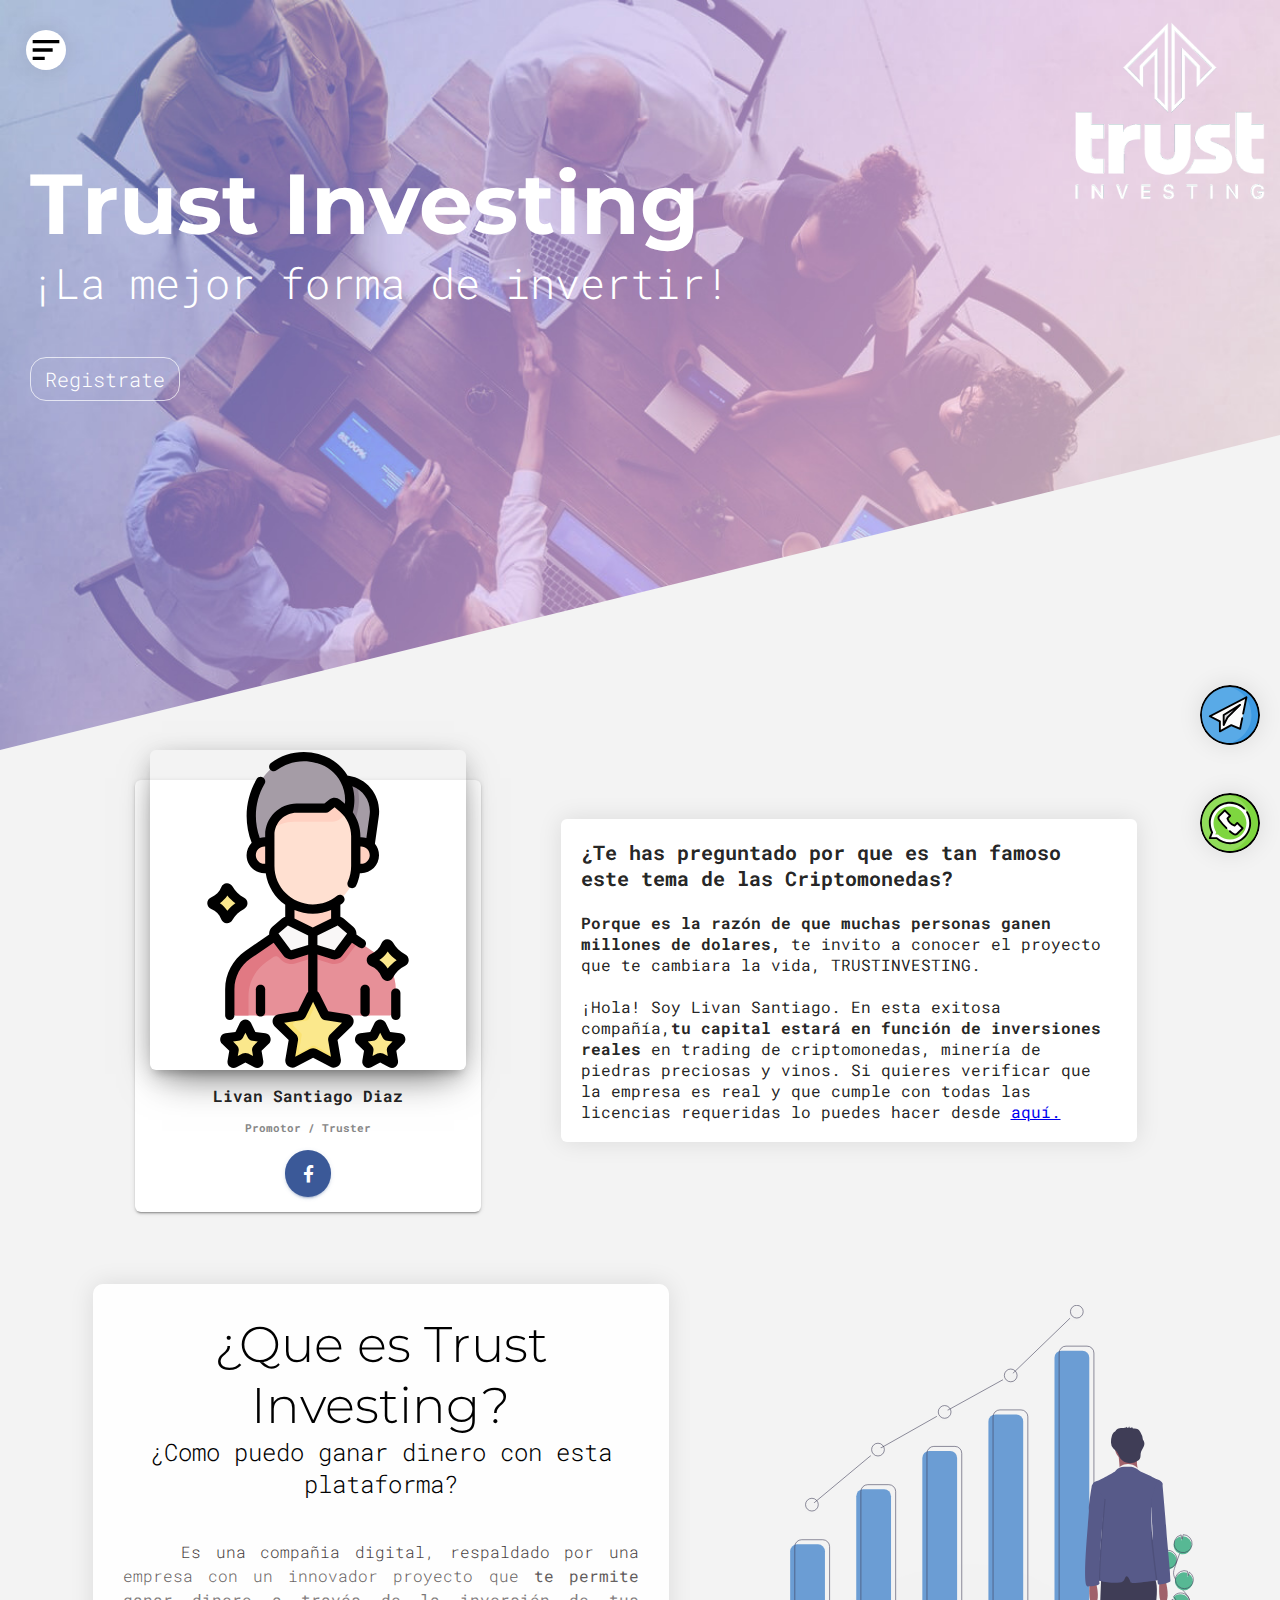
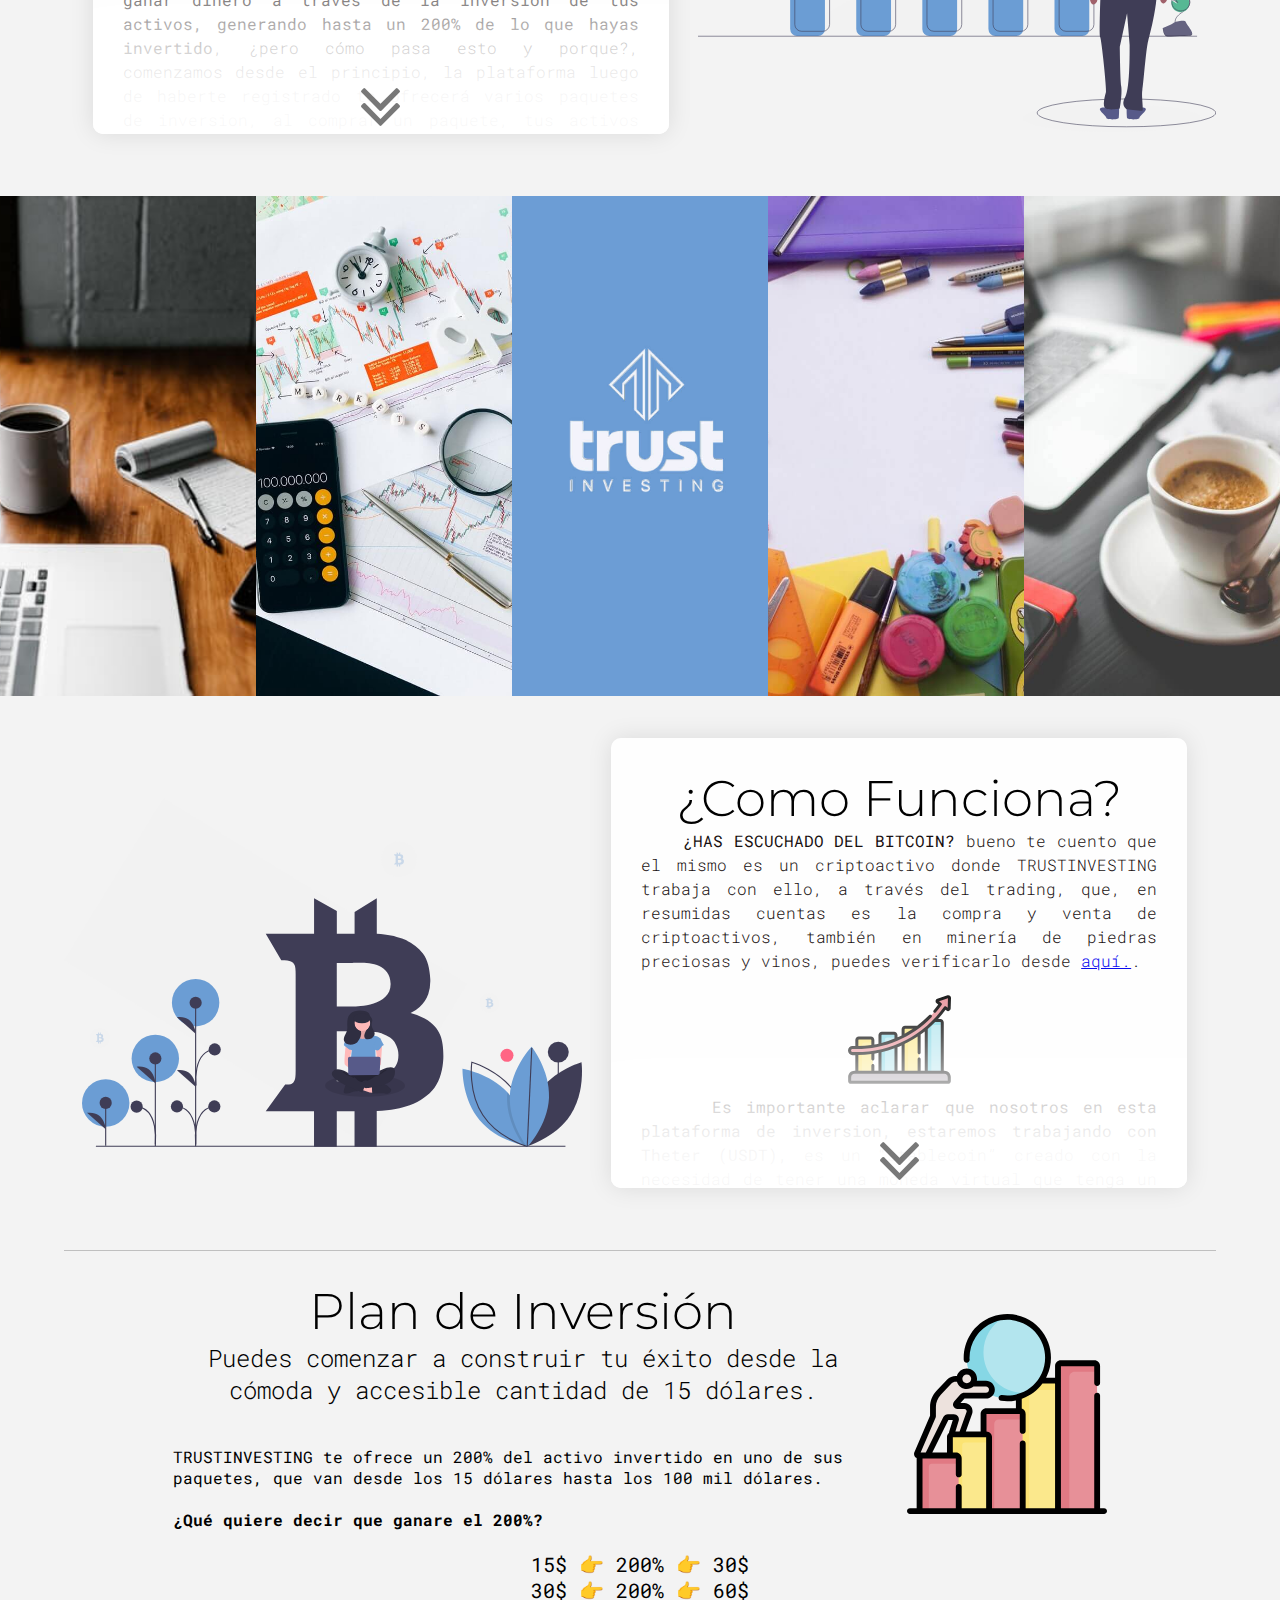
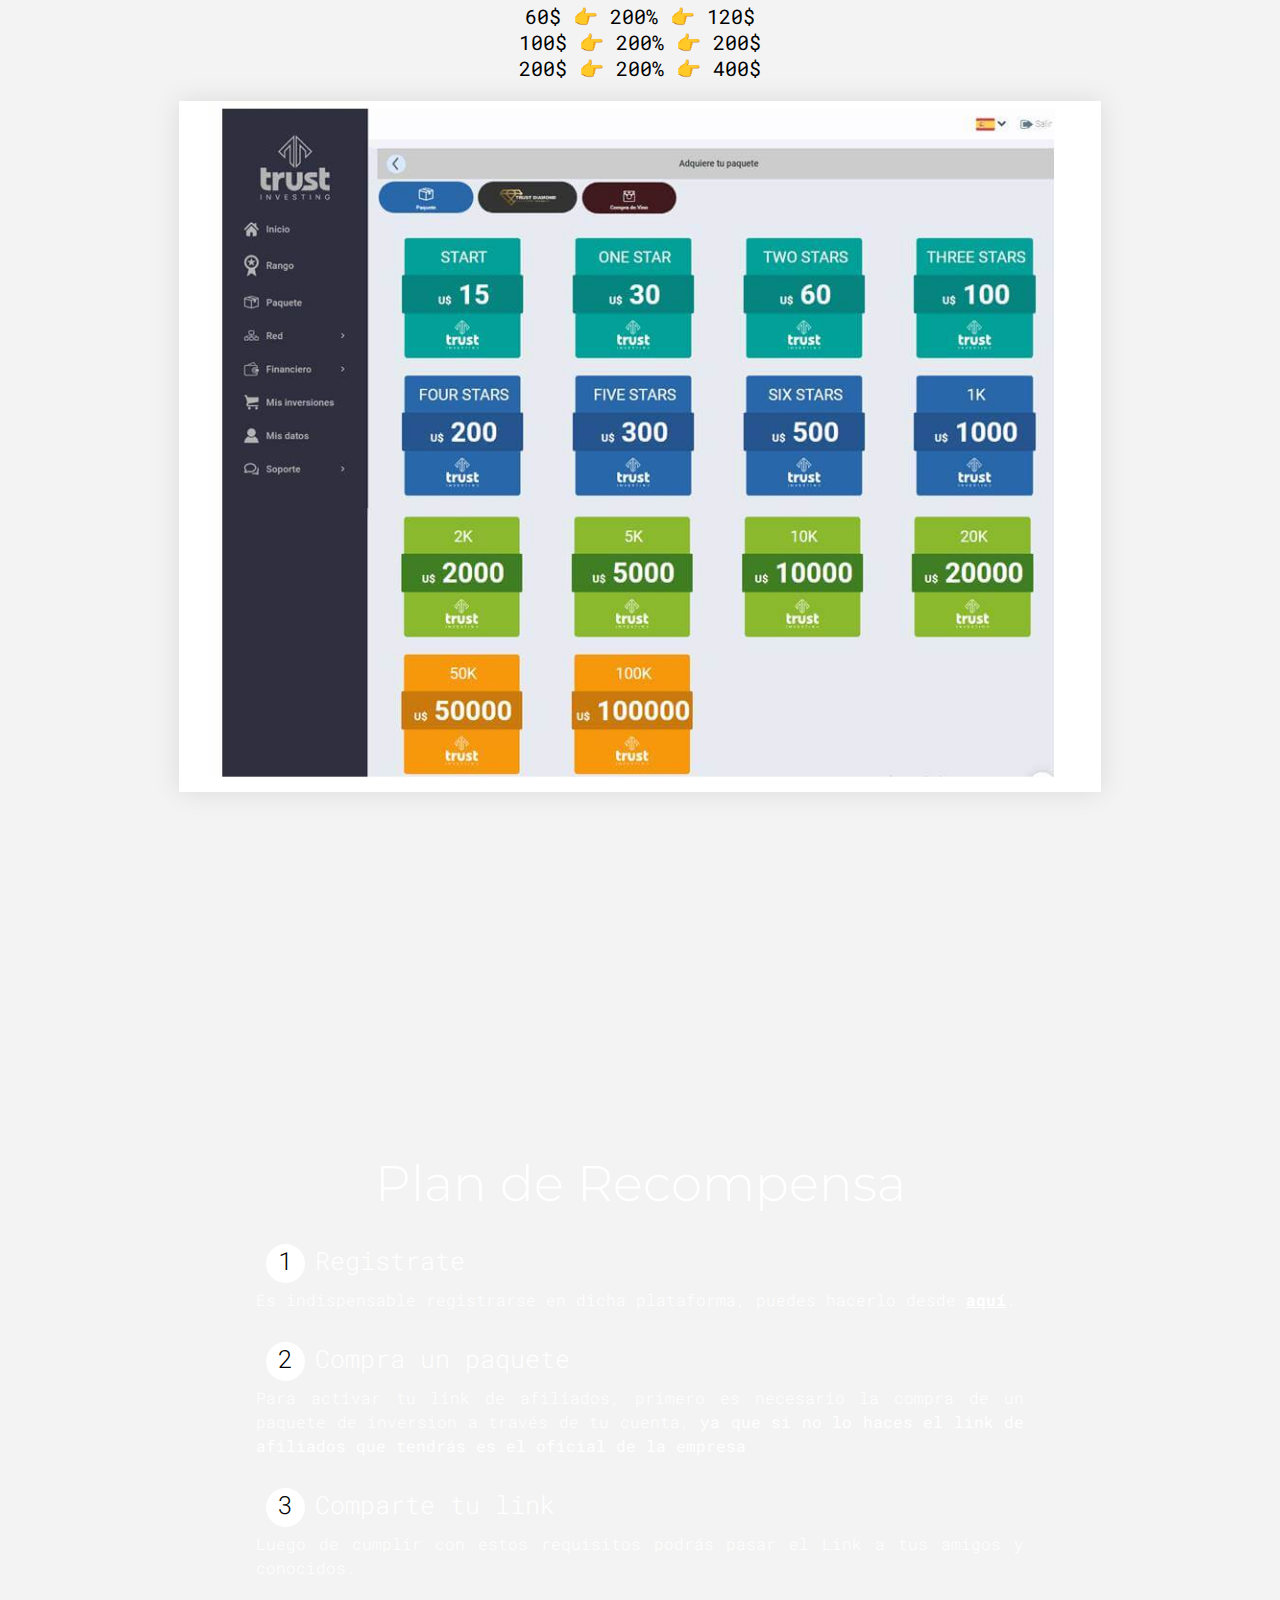
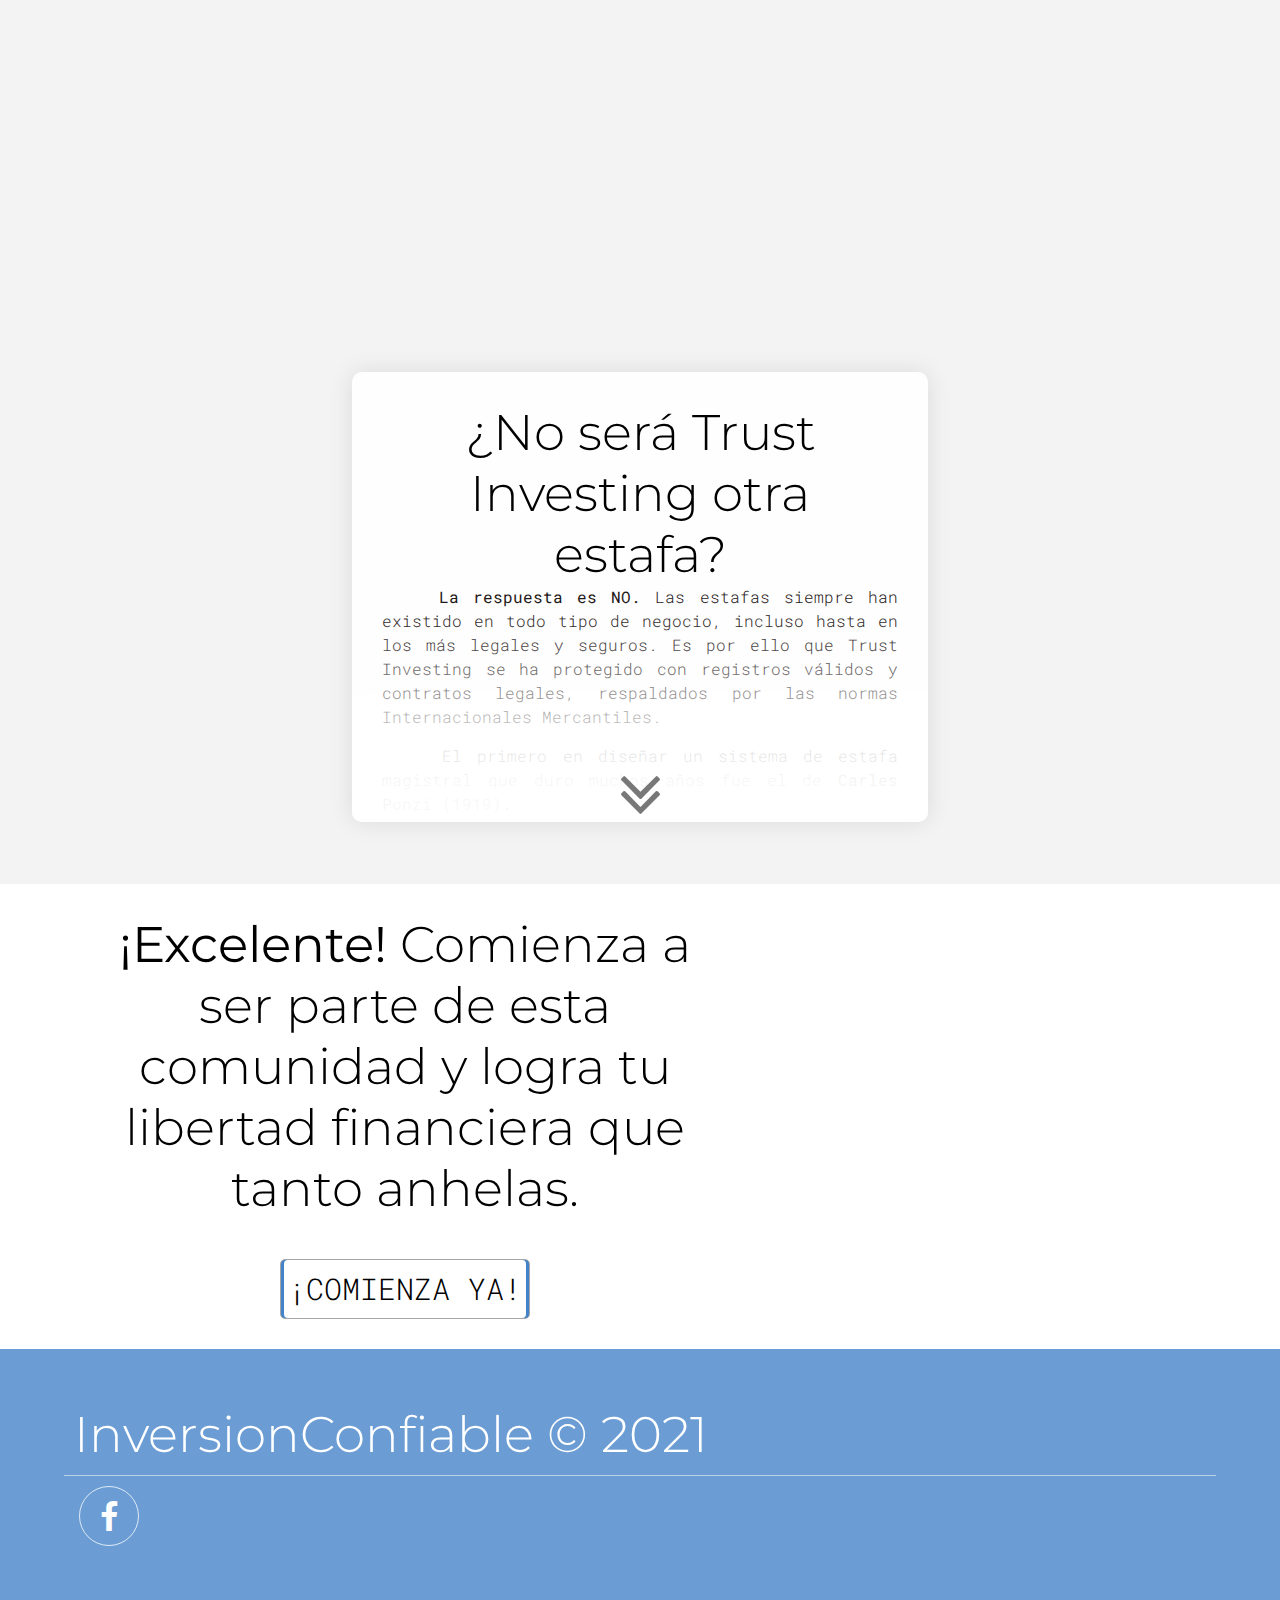
<file: index.html>
<!DOCTYPE html>
<html lang="es">
<head>
    <meta charset="UTF-8">
    <meta name="viewport" content="width=device-width, initial-scale=1.0">
    <meta http-equiv="X-UA-Compatible" content="ie=edge">
    <meta name="description" content="TRUSTINVESTING es una compañia especializada en criptiactivos, con pagos confiables, rapidos y seguros.">
    <meta name="keywords" content="Que es TRUSTINVESTING, Como funciona, Como ganar con TRUSTINVESTING, Paquetes, Link de referencia, Recompensa, Afiliados, Registrarse en TRUSTINVESTING">
    <meta name="author" content="Samuel">
    <title>Que es TRUSTINVESTING|Como Funciona en este 2021|Planes y Servicios</title>
    <link rel="stylesheet" href="style/estilos.css">
    <link rel="stylesheet" href="style/fontello.css">
    <link rel="preconnect" href="https://fonts.gstatic.com">
    <link rel="stylesheet" href="style/fontello2.css">
</head>
<body>
    <header>
        <div class="what">
            <a href="https://api.whatsapp.com/send?phone=5354190384">
                <img src="Imagenes/whatsapp.svg" alt="" class="logo ">
            </a>
        </div>
        <div class="teleg">
            <a href="https://t.me/Livan_XXI">
                <img src="Imagenes/telegram.svg" alt="" class="logo2 ">
            </a>
        </div>
        <nav class="menu-navegacion">
            <div class="contenido-navegacion">
                <a href="Quien-Soy2/index.html" class="especial">¿Quien soy?<i class="icon-user edit"></i></a>
                <a href="Como-Registrarme-en-TrustInvesting/index.html">¿Como Registrarme en TrustInvesting?<i class="icon-login edit"></i></a>
                <a href="Plan Pasivo e Interes Compuesto/index.html">Plan Pasivo e Interes Compuesto <i class="icon-dollar edit"></i></a>
                <a href="Plan-De-Compensacion-y-Detalles/index.html">Plan de Compensación y Detalles <i class="icon-money edit"></i></a>
                <a href="Rango-o-Plan-de-Carreras/index.html">Rango o Plan de Carreras <i class="icon-child edit"></i></a>
                <a href="Como-comprar-un-paquete/index.html">Como comprar un paquete y retirar dinero<i class="icon-box edit"></i></a>
                <a href="Preguntas-Frecuentes/index.html">Preguntas Frecuentes <i class="icon-help edit"></i></a>
            </div>
        </nav>
        <img src="Imagenes/bx-menu-alt-left.svg" alt="" class="hamburguer">
        <div class="logo-investing">
            <img src="Imagenes/Logo_Trust_Investing.png" alt="" class="investing lazyload" loading="lazy">
        </div>
        <div class="textos">
            <h1 class="titulo">Trust Investing</h1>
            <h3 class="subtitulo">¡La mejor forma de invertir!</h3>
            <a href="https://trustinvesting.com/livansantiago/unete" class="boton">Registrate
            </a>
        </div>
        <div class="sesgoabajo"></div>
    </header>
    <main>
        <!-- PROFILE CARDS -->
        <div class="cards-7 section-gray">
            <div class="contenido-perfil">
                <div class="card card-profile">
                    <div class="card-image">
                        <a href="#"><img class="img" src="flaticon/role-model.svg"> </a>
                    </div>
                    <div class="table">
                        <h4>Livan Santiago Diaz</h4>
                        <h6 class="category text-gray">Promotor / Truster</h6>
                        <div class="ftr"> <a href="https://www.facebook.com/livan.santiagodiaz" class="btn btn-just-icon btn-facebook btn-round"><i class="fa icon-facebook"></i></a></div>
                    </div>
                </div>
                <div class="cards-1">
                    <div class="card2 card-blog">
                        <div class="table">
                            <p>
                                <strong class="primero"> ¿Te has preguntado por que es tan famoso este tema de las Criptomonedas?</strong>
                                <br>
                                <br>
                                <strong> Porque es la razón de que muchas personas ganen millones de dolares,</strong> te invito a conocer el proyecto que te cambiara la vida, TRUSTINVESTING.
                                <br>
                                <br>
                                ¡Hola! Soy Livan Santiago. En esta exitosa compañía,<strong>tu capital estará en función de inversiones reales </strong>en trading de criptomonedas, minería de piedras preciosas y vinos. Si quieres verificar que la empresa es real y que cumple con todas las licencias requeridas lo puedes hacer desde <a href="https://opencorporates.com/companies/pa/155681488"> aquí.</a>
                            </p>
                        </div>
                    </div>
                </div>
            </div>
        </div>
        <section class="acerca-de">
            <div class="sobreNosotros">
                <div class="contenedor sombra">
                    <div class="contenido">
                        <h2 class="sobre-nosotros">¿Que es Trust Investing?</h2>
                        <h3 class="slogan">¿Como puedo ganar dinero con esta plataforma?</h3>
                        <p class="parrafo">&nbsp;&nbsp;&nbsp;&nbsp;Es una compañia digital, respaldado por una empresa con un innovador proyecto que <strong>te permite ganar dinero a través de la inversión de tus activos, generando hasta un 200% de lo que hayas invertido</strong>, ¿pero cómo pasa esto y porque?, comenzamos desde el principio, la plataforma luego de haberte registrado te ofrecerá varios paquetes de inversion, al comprar un paquete, tus activos pasan a ser criptoactivos, los mismos son básicamente activos virtuales,<b>protegidos por criptografía</b>, presentes en los registros digitales, cuyas operaciones se ejecutan y almacenan en una red virtual, esto quiere decir que tus activos estarán seguros.</p>
                        <div class="imagen-coachin">
                            <img src="flaticon/trust.svg" alt="">
                        </div>
                        <p class="parrafo">&nbsp;&nbsp;&nbsp;&nbsp;Dichos activos surgió con necesidad de realizar pagos y transferencias entre personas naturales y jurídicas <b>sin pasar por un intermediario como lo son las instituciones bancarias, pagos rapidos, seguros, sin comisiones ni impuestos.</b></p>
                        <div class="sombra-interna"></div>
                    </div>
                    <div class="flecha">
                        <i class="icon-angle-double-down flecha-interna"></i>
                    </div>
                </div>
                    <img src="undraw/undraw_investing_7u74.svg" alt="" class="ilustracion lazyload" loading="lazy">
            </div>
        </section>
        <section class="galeria">
            <div class="imagenes none">
                <img src="Imagenes/1.jpg" alt="" loading="lazy" class="lazyload">
            </div>
            <div class="imagenes dnone">
                <img src="Imagenes/3.jpg" alt="" loading="lazy" class="lazyload">
            </div>
            <div class="imagenes">

                <img src="Imagenes/Investing(4).jpg" alt="" loading="lazy" class="lazyload">

            </div>
            <div class="imagenes dnone">
                <img src="Imagenes/4.jpeg" alt="" loading="lazy" class="lazyload">

            </div>
            <div class="imagenes none">
                <img src="Imagenes/5.jpeg" alt="" loading="lazy" class="lazyload">
            </div>

        </section>



        <section class="acerca-de">
            <div class="sobreNosotros">
                <img src="undraw/undraw_digital_currency_qpak.svg" alt="" class="ilustracion lazyload" loading="lazy">
                <div class="contenedor sombra">
                    <div class="contenido">
                        <h2 class="sobre-nosotros">¿Como Funciona?</h2>
                        <p class="parrafo">&nbsp;&nbsp;&nbsp;&nbsp;<b>¿HAS ESCUCHADO DEL BITCOIN?</b> bueno te cuento que el mismo es un criptoactivo donde TRUSTINVESTING trabaja con ello, a través del trading, que, en resumidas cuentas es la compra y venta de criptoactivos, también en minería de piedras preciosas y vinos, puedes verificarlo desde <a href="http://www.traveltrust.club/">aquí.</a>.</p>
                        <div class="imagen-coachin">
                            <img src="flaticon/growth.svg" alt="">
                        </div>
                        <p class="parrafo"> &nbsp;&nbsp;&nbsp;&nbsp;<b> Es importante aclarar que nosotros en esta plataforma de inversion, estaremos trabajando con Theter (USDT),</b> es un “stablecoin” creado con la necesidad de tener una moneda virtual que tenga un valor <b>"fijo"</b> dentro de los criptoactivos, esto quiere decir que su valor no es volátil y no varía a través del tiempo a diferencia del Bitcoin, su valor equivale a un dólar en el mercado, donde “USDT” proviene de unir, USD (símbolo financiero del dólar) con T(de Theter), digamos de manera coloquial que es un “dólar virtual” y que el mismo nos permitirá manejar nuestra cuenta de TRUSTinvesting a través de la compra de paquetes y diferentes transacciones que hagamos en dicha cuenta. </p>
                        <p class="parrafo">&nbsp;&nbsp;&nbsp;<b>Es bastante simple obtener beneficios en este mercado digital, donde TRUSTINVESTING te facilitara el manejo de estas monedas.</b></p>
                        <div class="sombra-interna"></div>
                    </div>
                    <div class="flecha">
                        <i class="icon-angle-double-down flecha-interna"></i>
                    </div>
                </div>
            </div>
        </section>
        <section class="acerca-de">
            <div class="planDeInversion">
                <div class="contenedor">
                    <div class="descripcion">
                        <div class="contenido-plan-de-inversion">
                            <h2 class="sobre-nosotros">Plan de Inversión</h2>
                            <h3 class="slogan">Puedes comenzar a construir tu éxito desde la cómoda y accesible cantidad de 15 dólares.</h3>
                            <p>TRUSTINVESTING te ofrece un 200% del activo invertido en uno de sus paquetes, que van desde los 15 dólares hasta los 100 mil dólares.</p>
                            <br>
                            <p><strong>¿Qué quiere decir que ganare el 200%?</strong></p>
                            <br>
                        </div>
                        <div class="imagen-coachin">
                            <img src="flaticon/struggle.svg" alt="">
                        </div>
                    </div>
                    <div class="ganancia">
                        <ul>
                            <li>15$ 👉 200% 👉 30$</li>
                            <li>30$ 👉 200% 👉 60$</li>
                            <li>60$ 👉 200% 👉 120$</li>
                            <li>100$ 👉 200% 👉 200$</li>
                            <li>200$ 👉 200% 👉 400$</li>
                        </ul>
                    </div>

                </div>
                <div class="imagen-inversion">
                    <img src="Imagenes/paquetes.jpg" alt="paquetes de TrustInvesting" loading="lazy" class="lazyload">
                </div>
             </div>
        </section>

        <section class="plan-recompensa">
            <div class="fondo" loading="lazy">
                <div class="sesgoarriba"></div>
                    <div class="contenedor">
                        <h2 class="sobre-nosotros">Plan de Recompensa</h2>
                        <div class="pasos">
                            <h3 class="subtitulo"><span>1</span>Registrate</h3>
                            <p class="parrafo"> Es indispensable registrarse en dicha plataforma, puedes hacerlo desde <a href="https://trustinvesting.com/livansantiago/unete">aquí</a>.</p>
                        </div>
                        <div class="pasos">
                            <h3 class="subtitulo"><span>2</span>Compra un paquete</h3>
                            <p class="parrafo">Para activar tu link de afiliados, primero es necesario la compra de un paquete de inversion a través de tu cuenta, <b>ya que si no lo haces el link de afiliados que tendrás es el oficial de la empresa</b></p>
                        </div>
                        <div class="pasos">
                            <h3 class="subtitulo"><span>3</span>Comparte tu link</h3>
                            <p class="parrafo">Luego de cumplir con estos requisitos podrás pasar el Link a tus amigos y conocidos.</p>
                        </div>
                    </div>
                <div class="sesgoabajo"></div>
            </div>
        </section>
        <section class="acerca-de">
            <div class="sobreNosotros">
                <div class="contenedor sombra">
                    <div class="contenido">
                        <h2 class="sobre-nosotros">¿No será Trust Investing otra estafa?</h2>
                        <p class="parrafo">&nbsp;&nbsp;&nbsp;&nbsp;<b>La respuesta es NO.</b> Las estafas siempre han existido en todo tipo de negocio, incluso hasta en los más legales y seguros. Es por ello que Trust Investing se ha protegido con registros válidos y contratos legales, respaldados por las normas Internacionales Mercantiles.</p>
                        <p class="parrafo">&nbsp;&nbsp;&nbsp;&nbsp;El primero en diseñar un sistema de estafa magistral que duro muchos años fue el de<strong> Carles Ponzi (1919).</strong></p>
                        <p class="parrafo">&nbsp;&nbsp;&nbsp;&nbsp;El segundo fraude a gran escala más famoso muy similar al primero fue el de Bernie Madoff (1990 hasta el 2007). De allí los famosos “esquemas ponzi”.</p>
                        <p class="parrafo">&nbsp;&nbsp;&nbsp;&nbsp;Seguramente escucharas en YouTube y algunas páginas web que Trust Investing es un “esquema Ponzi”, <strong>y es que la verdad, estas personas, o no están informadas, o utilizan el marketing para que su artículo publicado tenga más visitas,</strong> usan diferentes técnicas como el gap de la curiosidad (Ejemplo: “Será Trust Investing una estafa”) para luego <strong>decirle al público lo que quieren oír, ellos obtienen like, atención y tú te quedas sin un proyecto para lograr tu libertad financiera.</strong> </p>
                        <p class="parrafo">&nbsp;&nbsp;&nbsp;&nbsp;Y la verdad es que en su mayoría, estas personas que te cuentan esto <strong>no le han dado la oportunidad a Trust Investing o simplemente te quieren promocionar otro negocio.</strong></p>
                        <div class="sombra-interna"></div>
                    </div>
                    <div class="flecha">
                        <i class="icon-angle-double-down flecha-interna"></i>
                    </div>
                </div>
                <div class="contenidoIlustracion">
                    <img src="Imagenes/Trustinvesting (1) (1) (1).png" alt="" class="ilustracion2 lazyload" loading="lazy">
                </div>
            </div>
        </section>
        <section class="exito">
            <div class="texto-exito">
                <p> <b>¡Excelente!</b> Comienza a ser parte de esta comunidad y logra tu libertad financiera que tanto anhelas.</p>
                    <a href="https://trustinvesting.com/livansantiago/unete" class="boton">¡COMIENZA YA!</a>
            </div>
                <img src="Imagenes/exitoultimo.jpg" alt="" class="imagen-exito" loading="lazy">
        </section>
    </main>
    <footer>
        <div class="contenedor">
            <p class="copy">InversionConfiable &copy; 2021</p>
            <div class="sociales">
                <a class="icon-facebook" href="https://www.facebook.com/livan.santiagodiaz"></a>
            </div>
        </div>
    </footer>
    <script src="codigo/codigo.js"></script>
</body>
</html>
</file>
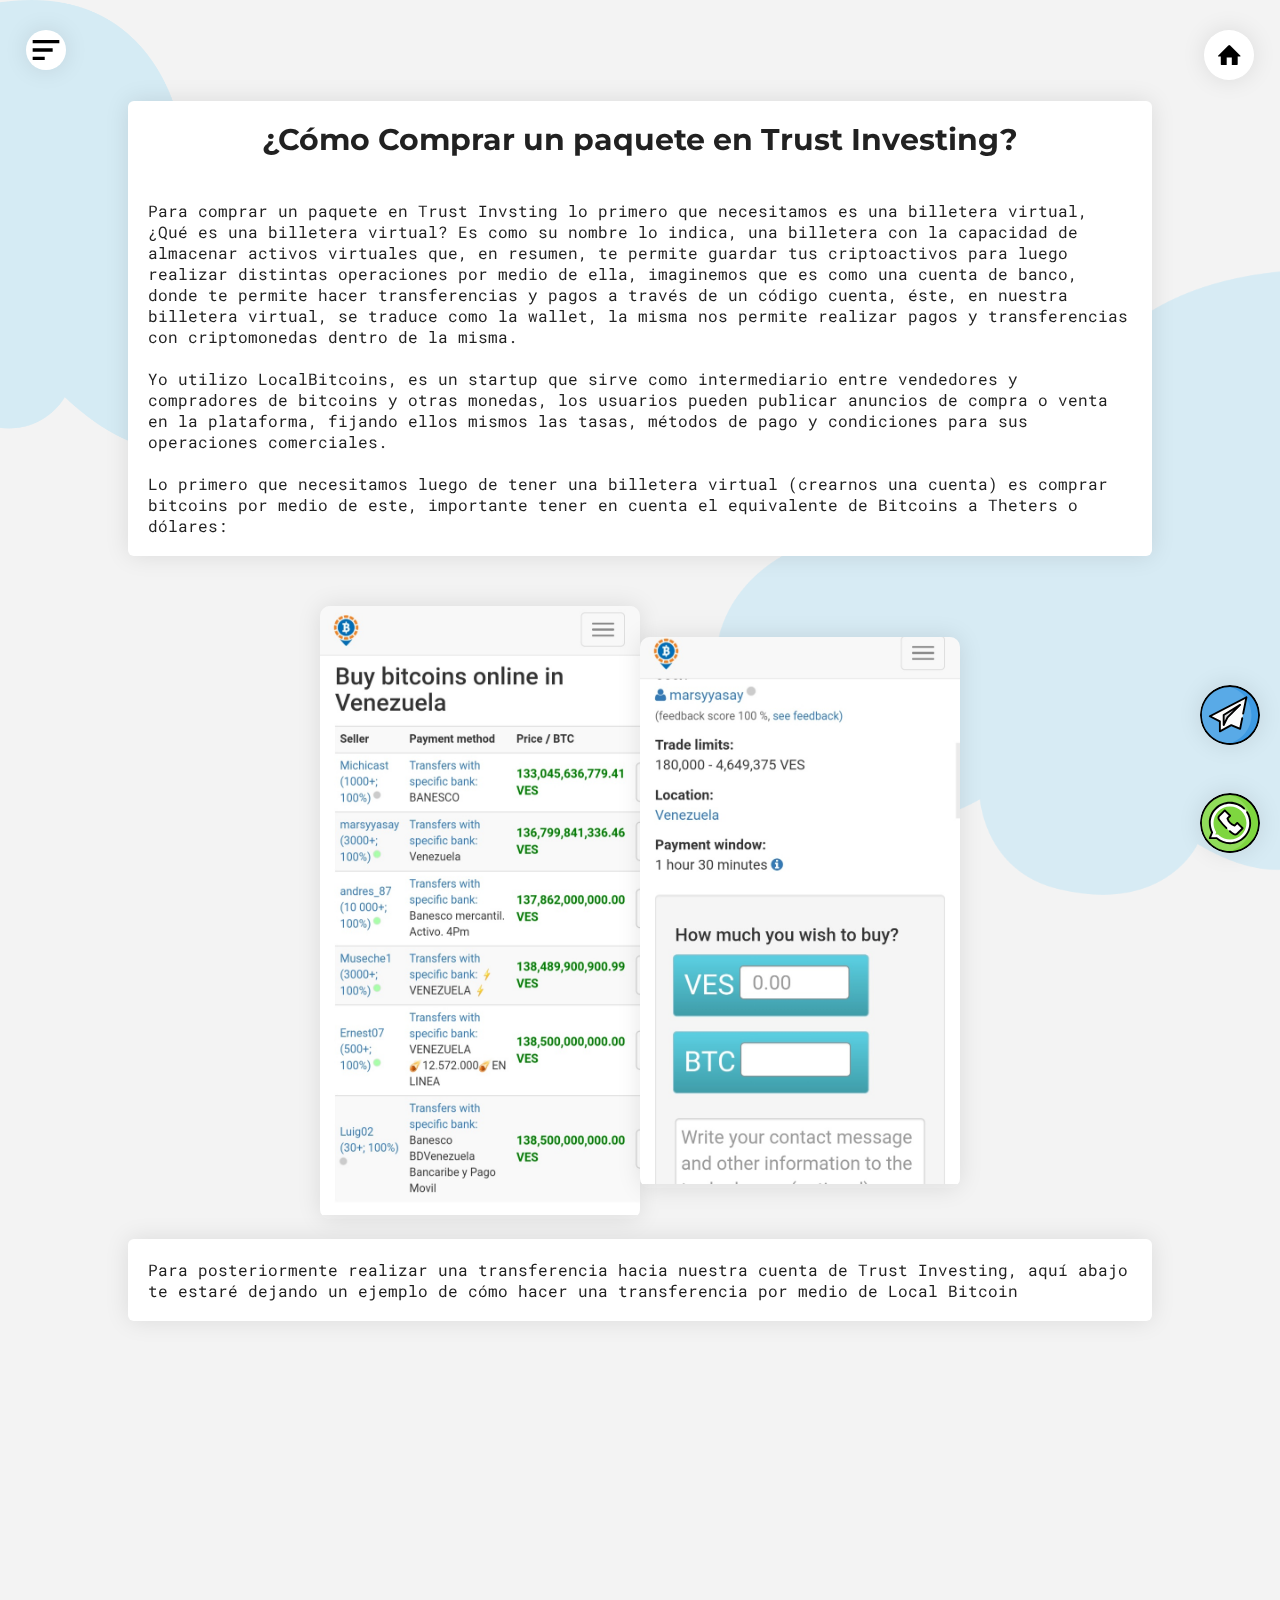
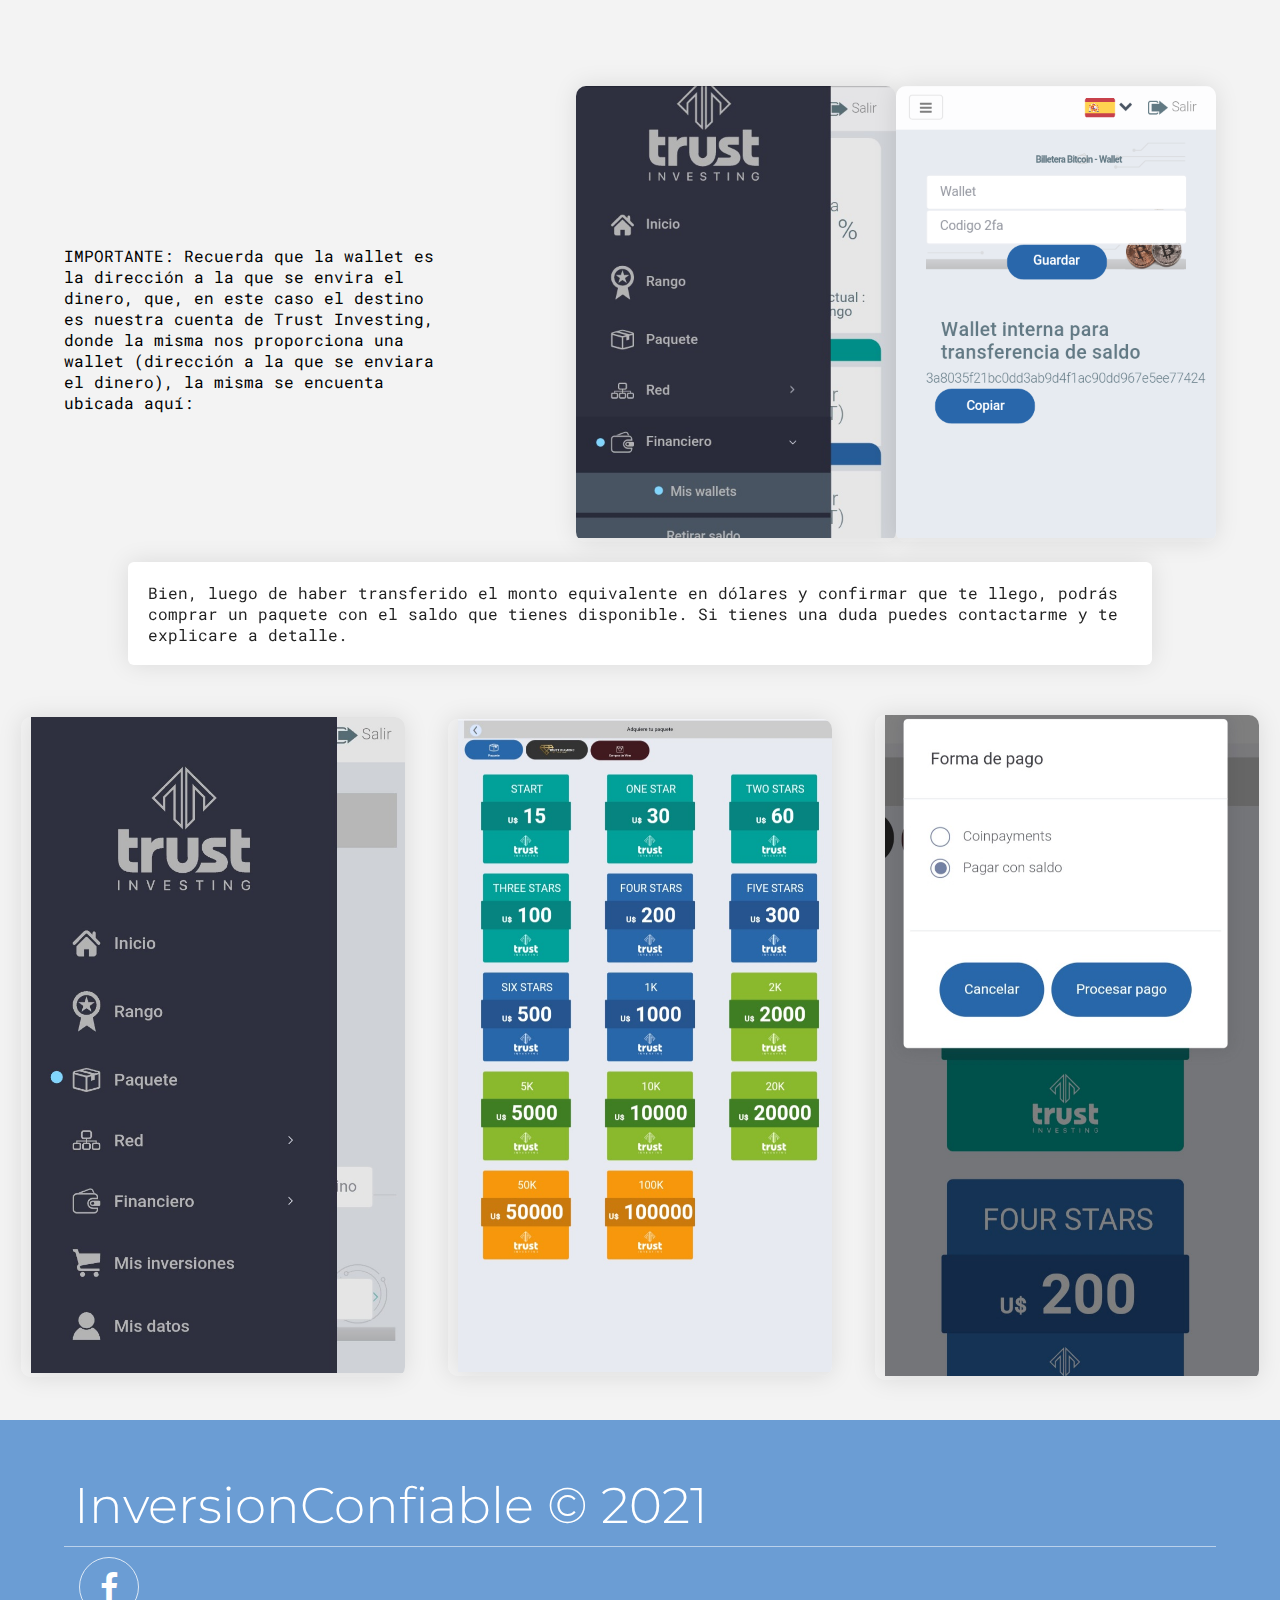
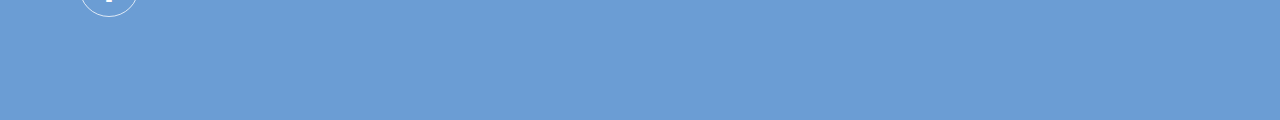
<file: Como-comprar-un-paquete/index.html>
<!DOCTYPE html>
<html lang="es">
<head>
    <meta charset="UTF-8">
    <meta http-equiv="X-UA-Compatible" content="IE=edge">
    <meta name="viewport" content="width=device-width, initial-scale=1.0">
    <title>Documento</title>
    <link rel="stylesheet" href="style.css">
    <link rel="stylesheet" href="style/fontello.css">
    <link rel="stylesheet" href="style/fontello2.css">
</head>
<body>
    <div class="hamburguer2">
        <a href="../index.html"><i class="icon-home fijo"></i></a>
    </div>
    <div class="contenedor-fondo">
        <img src="Imagenes/1de2.png" alt="" class="imagenbody">
    </div>
    <div class="contenedor-fondo2">
        <img src="Imagenes/2de2.png" alt="" class="imagenbody">
    </div>
    <div class="what">
        <a href="https://api.whatsapp.com/send?phone=5354190384">
            <img src="Imagenes/whatsapp.svg" alt="" class="logo ">
        </a>
    </div>
    <div class="teleg">
        <a href="https://t.me/Livan_XXI">
            <img src="Imagenes/telegram.svg" alt="" class="logo2 ">
        </a>
    </div>
    <nav class="menu-navegacion">
        <div class="contenido-navegacion">
            <a href="../Quien-Soy2/index.html" class="especial">¿Quien soy?<i class="icon-user edit"></i></a>
            <a href="../Como-Registrarme-en-TrustInvesting/index.html">¿Como Registrarme en TrustInvesting?<i class="icon-login edit"></i></a>
            <a href="../Plan Pasivo e Interes Compuesto/index.html">Plan Pasivo e Interes Compuesto <i class="icon-dollar edit"></i></a>
            <a href="../Plan-De-Compensacion-y-Detalles/index.html">Plan de Compensación y Detalles <i class="icon-money edit"></i></a>
            <a href="../Rango-o-Plan-de-Carreras/index.html">Rango o Plan de Carreras <i class="icon-child edit"></i></a>
            <a href="#">Como comprar un paquete<i class="icon-box edit"></i></a>
            <a href="../Preguntas-Frecuentes/index.html">Preguntas Frecuentes <i class="icon-help edit"></i></a>
        </div>
    </nav>
    <img src="Imagenes/bx-menu-alt-left.svg" alt="" class="hamburguer">
    <div class="hola"></div>

    <main class="cards-1">
        <div class="card2 card-blog">
            <div class="table">
                <p><strong class="primero">¿Cómo Comprar un paquete en Trust Investing?</strong></p>
                    <br>
                    <br>
                    <p>Para comprar un paquete en Trust Invsting lo primero que necesitamos es una billetera virtual, ¿Qué es una billetera virtual? Es como su nombre lo indica, una billetera con la capacidad de almacenar activos virtuales que, en resumen, te permite guardar tus criptoactivos para luego realizar distintas operaciones por medio de ella, imaginemos que es como una cuenta de banco, donde te permite hacer transferencias y pagos a través de un código cuenta, éste, en nuestra billetera virtual, se traduce como la wallet, la misma nos permite realizar pagos y transferencias con criptomonedas dentro de la misma.</p>
                    <br>
                    <p>Yo utilizo LocalBitcoins, es un startup que sirve como intermediario entre vendedores y compradores de bitcoins y otras monedas, los usuarios pueden publicar anuncios de compra o venta en la plataforma, fijando ellos mismos las tasas, métodos de pago y condiciones para sus operaciones comerciales.</p>
                    <br>
                    <p>Lo primero que necesitamos luego de tener una billetera virtual (crearnos una cuenta) es comprar bitcoins por medio de este, importante tener en cuenta el equivalente de Bitcoins a Theters o dólares:</p>
            </div>
        </div>
        <!--Pasos para el registro-->
        <section class="section-pasos">
            <div class="imagenes-juntas">

                <div class="imagen-registro">
                    <img src="Imagenes/localBitcoin.jpg" alt="">
                </div>
                <div class="imagen-registro">
                    <img src="Imagenes/localBitcoin2.jpg" alt="">
                </div>
            </div>
        </section>

        <div class="card2 card-blog">
            <div class="table">
                    <p>Para posteriormente realizar una transferencia hacia nuestra cuenta de Trust Investing, aquí abajo te estaré dejando un ejemplo de cómo hacer una transferencia por medio de Local Bitcoin</p>
            </div>
        </div>
        <iframe width="560" height="315" src="https://www.youtube.com/embed/TZbU_ztqazA" title="YouTube video player" frameborder="0" allow="accelerometer; autoplay; clipboard-write; encrypted-media; gyroscope; picture-in-picture" allowfullscreen class="video"></iframe>

        <section class="section-pasos">
            <div class="contenedor2">
                <div class="pasos">
                    <p>IMPORTANTE: Recuerda que la wallet es la dirección a la que se envira el dinero, que, en este caso el destino es nuestra cuenta de Trust Investing, donde la misma nos proporciona una wallet (dirección a la que se enviara el dinero), la misma se encuenta ubicada aquí:</p>
                </div>
            </div>
            <div class="imagenes-juntas">
                <div class="imagen-registro">
                    <img src="Imagenes/wallet1modificado.jpg" alt="">
                </div>
                <div class="imagen-registro">
                    <img src="Imagenes/wallet2.png" alt="">
                </div>
            </div>
        </section>

        <div class="card2 card-blog">
            <div class="table">
                    <p>Bien, luego de haber transferido el monto equivalente en dólares y confirmar que te llego, podrás comprar un paquete con el saldo que tienes disponible. Si tienes una duda puedes contactarme y te explicare a detalle.</p>
            </div>
        </div>
        <section class="section-pasos">
            <div class="imagenes-juntas2">

                <div class="imagen-registro2">
                    <img src="Imagenes/paqueteseditado.jpg" alt="">
                </div>
                <div class="imagen-registro2">
                    <img src="Imagenes/paquetes2.jpg" alt="">
                </div>
                <div class="imagen-registro2">
                    <img src="Imagenes/paquetes3.jpg" alt="">
                </div>
            </div>
        </section>

    </main>
    <footer>
        <div class="contenedor">
            <p class="copy">InversionConfiable &copy; 2021</p>
            <div class="sociales">
                <a class="icon-facebook" href="https://www.facebook.com/livan.santiagodiaz"></a>
            </div>
        </div>
    </footer>
    <script src="codigo.js"></script>
</body>
</html>
</file>
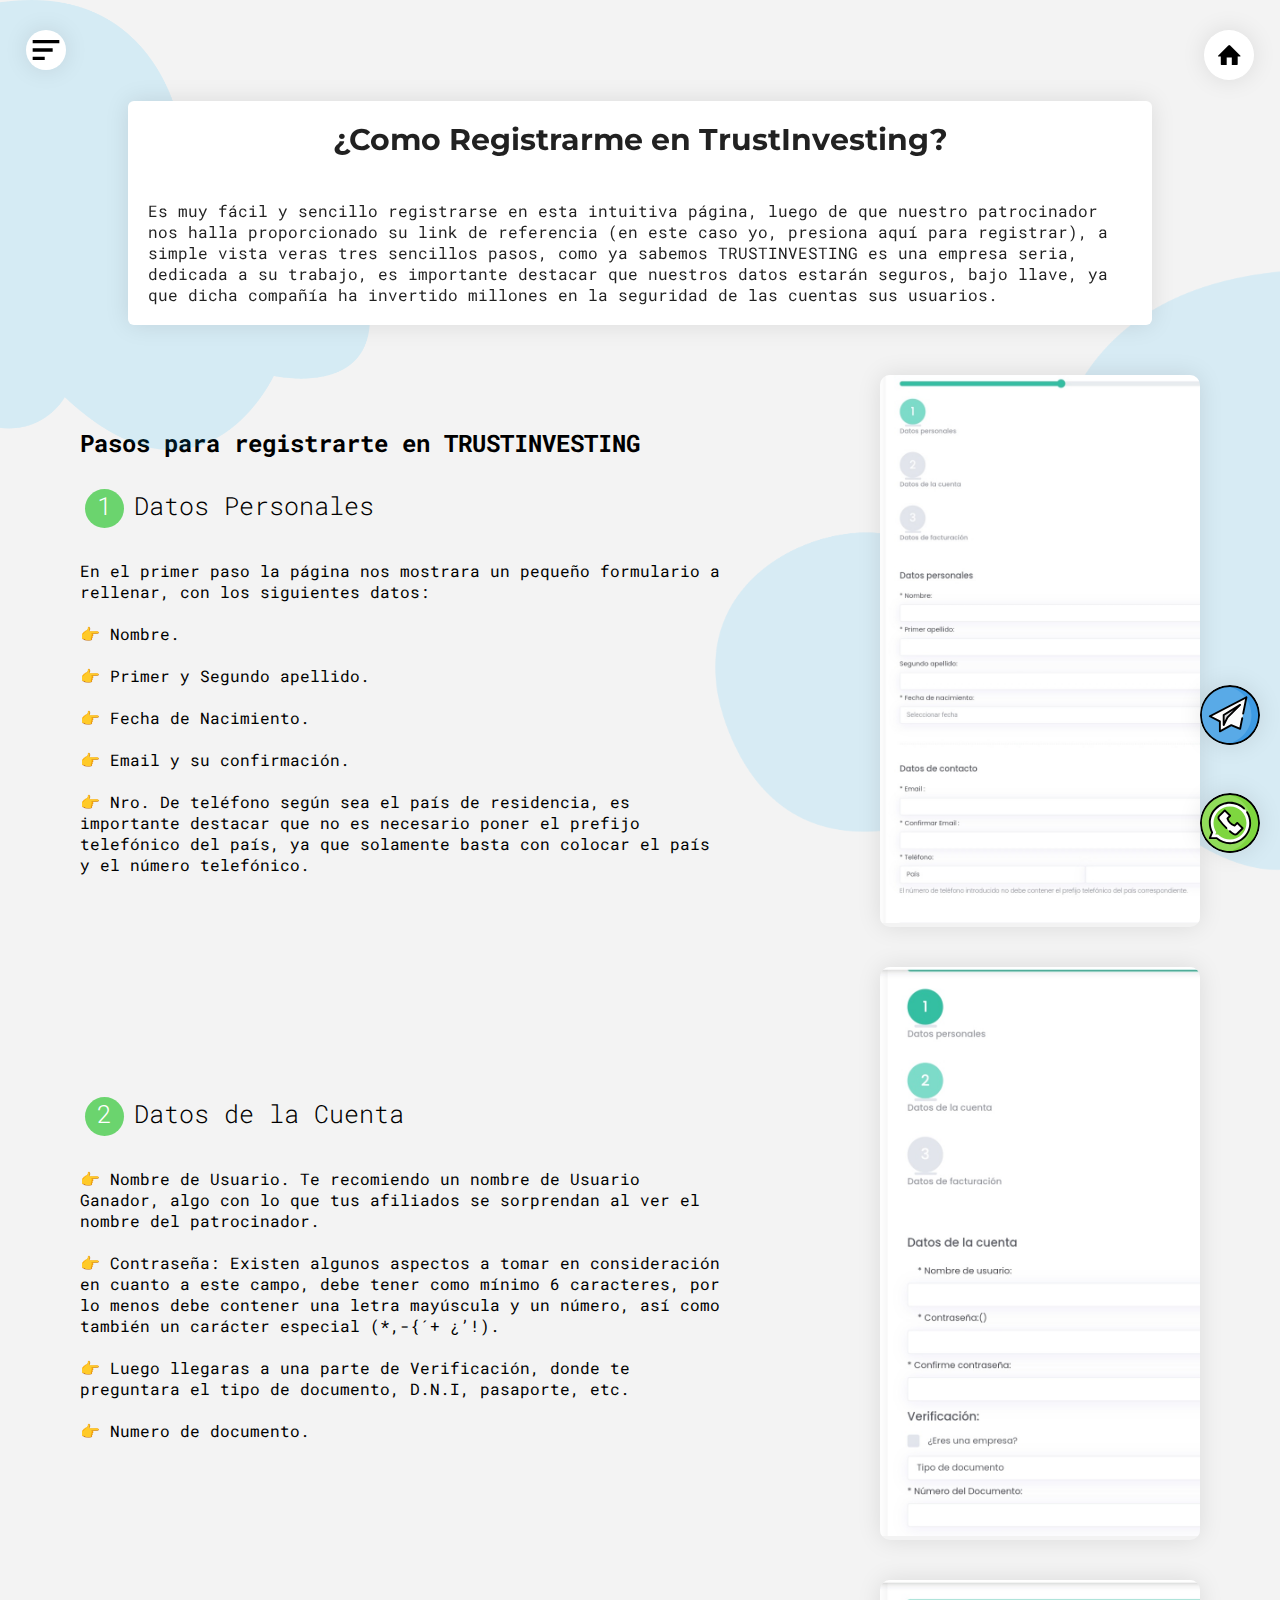
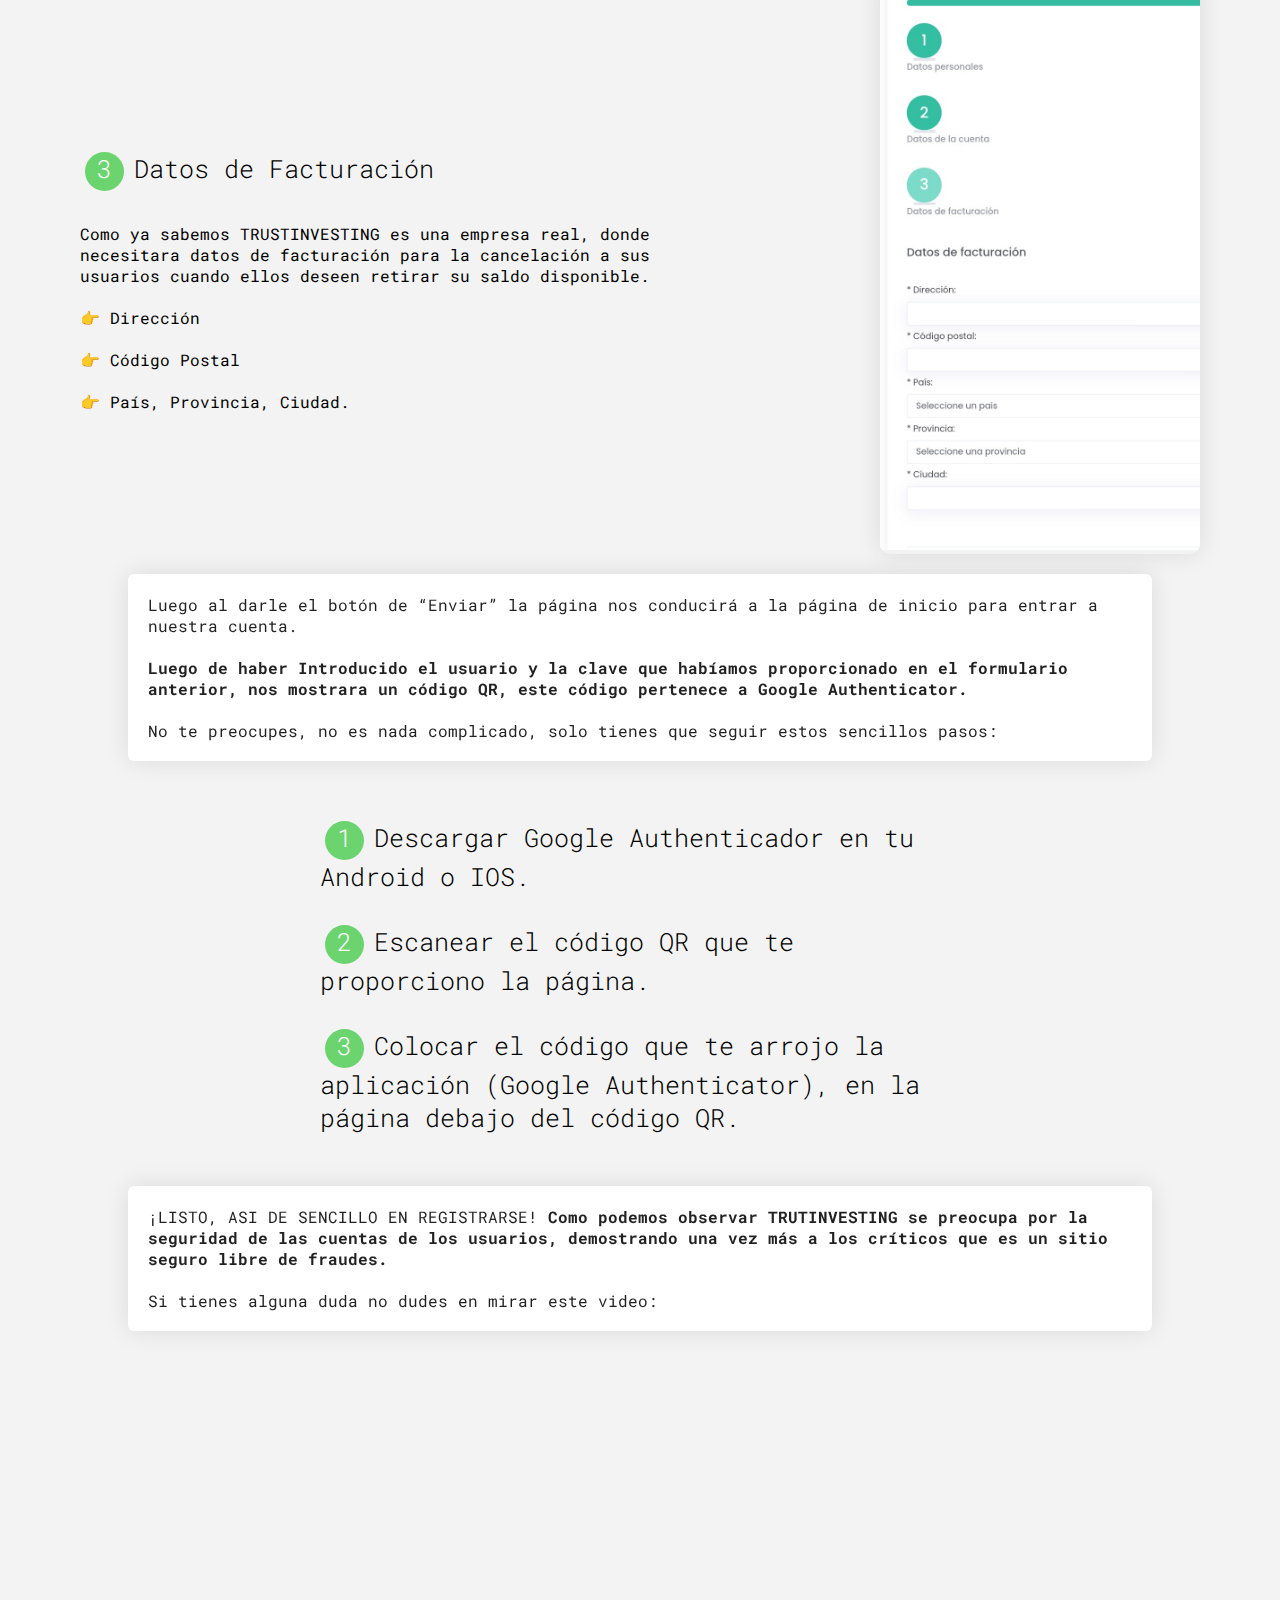
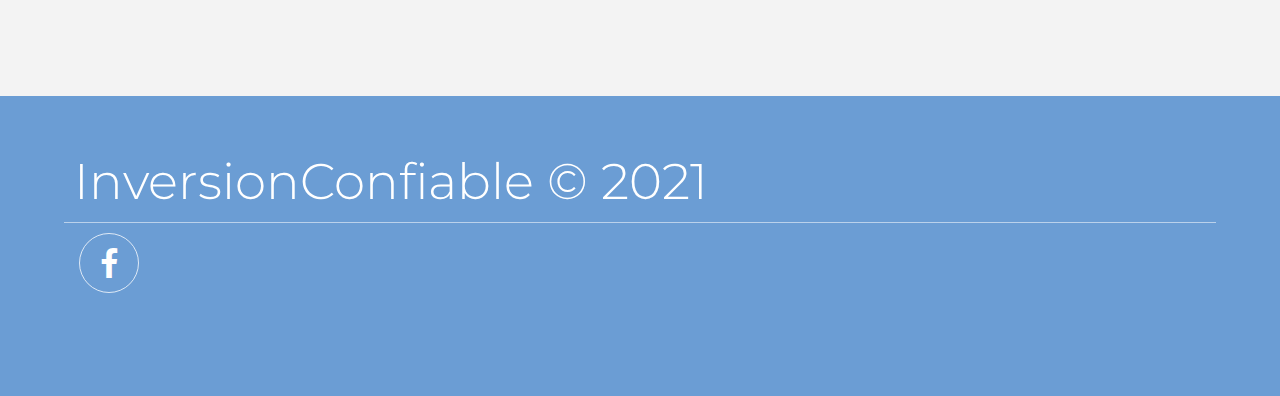
<file: Como-Registrarme-en-TrustInvesting/index.html>
<!DOCTYPE html>
<html lang="es">
<head>
    <meta charset="UTF-8">
    <meta http-equiv="X-UA-Compatible" content="IE=edge">
    <meta name="viewport" content="width=device-width, initial-scale=1.0">
    <title>Document</title>
    <link rel="stylesheet" href="style.css">
    <link rel="stylesheet" href="style/fontello.css">
    <link rel="stylesheet" href="style/fontello2.css">
</head>
<body>
    <div class="hamburguer2">
        <a href="../index.html"><i class="icon-home fijo"></i></a>
    </div>
    <div class="contenedor-fondo">
        <img src="Imagenes/1de2.png" alt="" class="imagenbody">
    </div>
    <div class="contenedor-fondo2">
        <img src="Imagenes/2de2.png" alt="" class="imagenbody">
    </div>
    <div class="what">
        <a href="https://api.whatsapp.com/send?phone=5354190384">
            <img src="Imagenes/whatsapp.svg" alt="" class="logo ">
        </a>
    </div>
    <div class="teleg">
        <a href="https://t.me/Livan_XXI">
            <img src="Imagenes/telegram.svg" alt="" class="logo2 ">
        </a>
    </div>
    <nav class="menu-navegacion">
        <div class="contenido-navegacion">
            <a href="../Quien-Soy2/index.html" class="especial">¿Quien soy?<i class="icon-user edit"></i></a>
            <a href="#">¿Como Registrarme en TrustInvesting?<i class="icon-login edit"></i></a>
            <a href="../Plan Pasivo e Interes Compuesto/index.html">Plan Pasivo e Interes Compuesto <i class="icon-dollar edit"></i></a>
            <a href="../Plan-De-Compensacion-y-Detalles/index.html">Plan de Compensación y Detalles <i class="icon-money edit"></i></a>
            <a href="../Rango-o-Plan-de-Carreras/index.html">Rango o Plan de Carreras <i class="icon-child edit"></i></a>
            <a href="../Como-comprar-un-paquete/index.html">Como comprar un paquete<i class="icon-box edit"></i></a>
            <a href="../Preguntas-Frecuentes/index.html">Preguntas Frecuentes <i class="icon-help edit"></i></a>
        </div>
    </nav>
    <img src="Imagenes/bx-menu-alt-left.svg" alt="" class="hamburguer">
    <div class="hola"></div>

    <main class="cards-1">
        <div class="card2 card-blog">
            <div class="table">
                <p><strong class="primero">¿Como Registrarme en TrustInvesting?</strong></p>
                    <br>
                    <br>
                    <p>Es muy fácil y sencillo registrarse en esta intuitiva página, luego de que nuestro patrocinador nos halla proporcionado su link de referencia (en este caso yo, presiona aquí para registrar), a simple vista veras tres sencillos pasos, como ya sabemos TRUSTINVESTING es una empresa seria, dedicada a su trabajo, es importante destacar que nuestros datos estarán seguros, bajo llave, ya que dicha compañía ha invertido millones en la seguridad de las cuentas sus usuarios.</p>
            </div>
        </div>
        <!--Pasos para el registro-->
        <section class="section-pasos">
            <div class="contenedor">
                <h2 class="sobre-nosotros">Pasos para registrarte en TRUSTINVESTING</h2>
                <div class="pasos">
                    <h3 class="subtitulo"><span>1</span>Datos Personales</h3>
                    <p class="parrafo"> En el primer paso la página nos mostrara un pequeño formulario a rellenar, con los siguientes datos:</p>
                    <br>
                    <ul>
                        <li>👉 Nombre.</li>
                        <br>
                        <li>👉 Primer y Segundo apellido.</li>
                        <br>
                        <li>👉 Fecha de Nacimiento.</li>
                        <br>
                        <li>👉 Email y su confirmación.</li>
                        <br>
                        <li>👉 Nro. De teléfono según sea el país de residencia, es importante destacar que no es necesario poner el prefijo telefónico del país, ya que solamente basta con colocar el país y el número telefónico.</li>
                    </ul>
                </div>
            </div>
            <div class="imagen-registro">
                <img src="Imagenes/Primero.jpg" alt="">
            </div>
        </section>
        <section class="section-pasos">

            <div class="contenedor">
                <div class="pasos">
                    <h3 class="subtitulo"><span>2</span>Datos de la Cuenta</h3>
                    <ul>
                        <li>👉 Nombre de Usuario. Te recomiendo un nombre de Usuario Ganador, algo con lo que tus afiliados se sorprendan al ver el  nombre del patrocinador.</li>
                        <br>
                        <li>👉 Contraseña: Existen algunos aspectos a tomar en consideración en cuanto a este campo, debe tener como mínimo 6 caracteres, por lo menos debe contener una letra mayúscula y un número, así como también un carácter especial (*,-{´+ ¿’!).</li>
                        <br>
                        <li>👉 Luego llegaras a una parte de Verificación, donde te preguntara el tipo de documento, D.N.I, pasaporte, etc.</li>
                        <br>
                        <li>👉 Numero de documento.</li>
                    </ul>
                </div>
            </div>
            <div class="imagen-registro">
                <img src="Imagenes/Segundo.jpg" alt="">
            </div>
        </section>
        <section class="section-pasos">
            <div class="contenedor">
                <div class="pasos">
                    <h3 class="subtitulo"><span>3</span>Datos de Facturación</h3>
                    <p class="parrafo">Como ya sabemos TRUSTINVESTING es una empresa real, donde necesitara datos de facturación para la cancelación a sus usuarios cuando ellos deseen retirar su saldo disponible.</p>
                    <br>
                    <ul>
                        <li>👉 Dirección</li>
                        <br>
                        <li>👉 Código Postal</li>
                        <br>
                        <li>👉 País, Provincia, Ciudad.</li>
                    </ul>
                </div>
            </div>
            <div class="imagen-registro">
                <img src="Imagenes/tercero.jpg" alt="">
            </div>
        </section>
        <div class="card2 card-blog">
            <div class="table">
                    <p>Luego al darle el botón de “Enviar” la página nos conducirá a la página de inicio para entrar a nuestra cuenta.</p>
                    <br>
                    <p><strong> Luego de haber Introducido el usuario y la clave que habíamos proporcionado en el formulario anterior, nos mostrara un código QR, este código pertenece a Google Authenticator.</strong></p>
                    <br>
                    <p>No te preocupes, no es nada complicado, solo tienes que seguir estos sencillos pasos:</p>
            </div>
        </div>
        <div class="contenedor">
            <h2 class="sobre-nosotros"></h2>
            <div class="pasos">
                <h3 class="subtitulo"><span>1</span>Descargar Google Authenticador en tu Android o IOS.</h3>
            </div>
            <div class="pasos">
                <h3 class="subtitulo"><span>2</span>Escanear el código QR que te proporciono la página.</h3>
            </div>
            <div class="pasos">
                <h3 class="subtitulo"><span>3</span>Colocar el código que te arrojo la aplicación (Google Authenticator), en la página debajo del código QR.</h3>
            </div>
        </div>
        <div class="card2 card-blog">
            <div class="table">
                    <p>¡LISTO, ASI DE SENCILLO EN REGISTRARSE! <strong>Como podemos observar TRUTINVESTING se preocupa por la seguridad de las cuentas de los usuarios, demostrando una vez más a los críticos que es un sitio seguro libre de fraudes.</strong></p>
                    <br>
                    <p>Si tienes alguna duda no dudes en mirar este video:</p>
            </div>
        </div>
        <iframe width="560" height="315" src="https://www.youtube.com/embed/Eizj1Axgg-s" title="YouTube video player" frameborder="0" allow="accelerometer; autoplay; clipboard-write; encrypted-media; gyroscope; picture-in-picture" allowfullscreen class="video"></iframe>

    </main>
    <footer>
        <div class="contenedor">
            <p class="copy">InversionConfiable &copy; 2021</p>
            <div class="sociales">
                <a class="icon-facebook" href="https://www.facebook.com/livan.santiagodiaz"></a>
            </div>
        </div>
    </footer>
    <script src="codigo.js"></script>
</body>
</html>
</file>
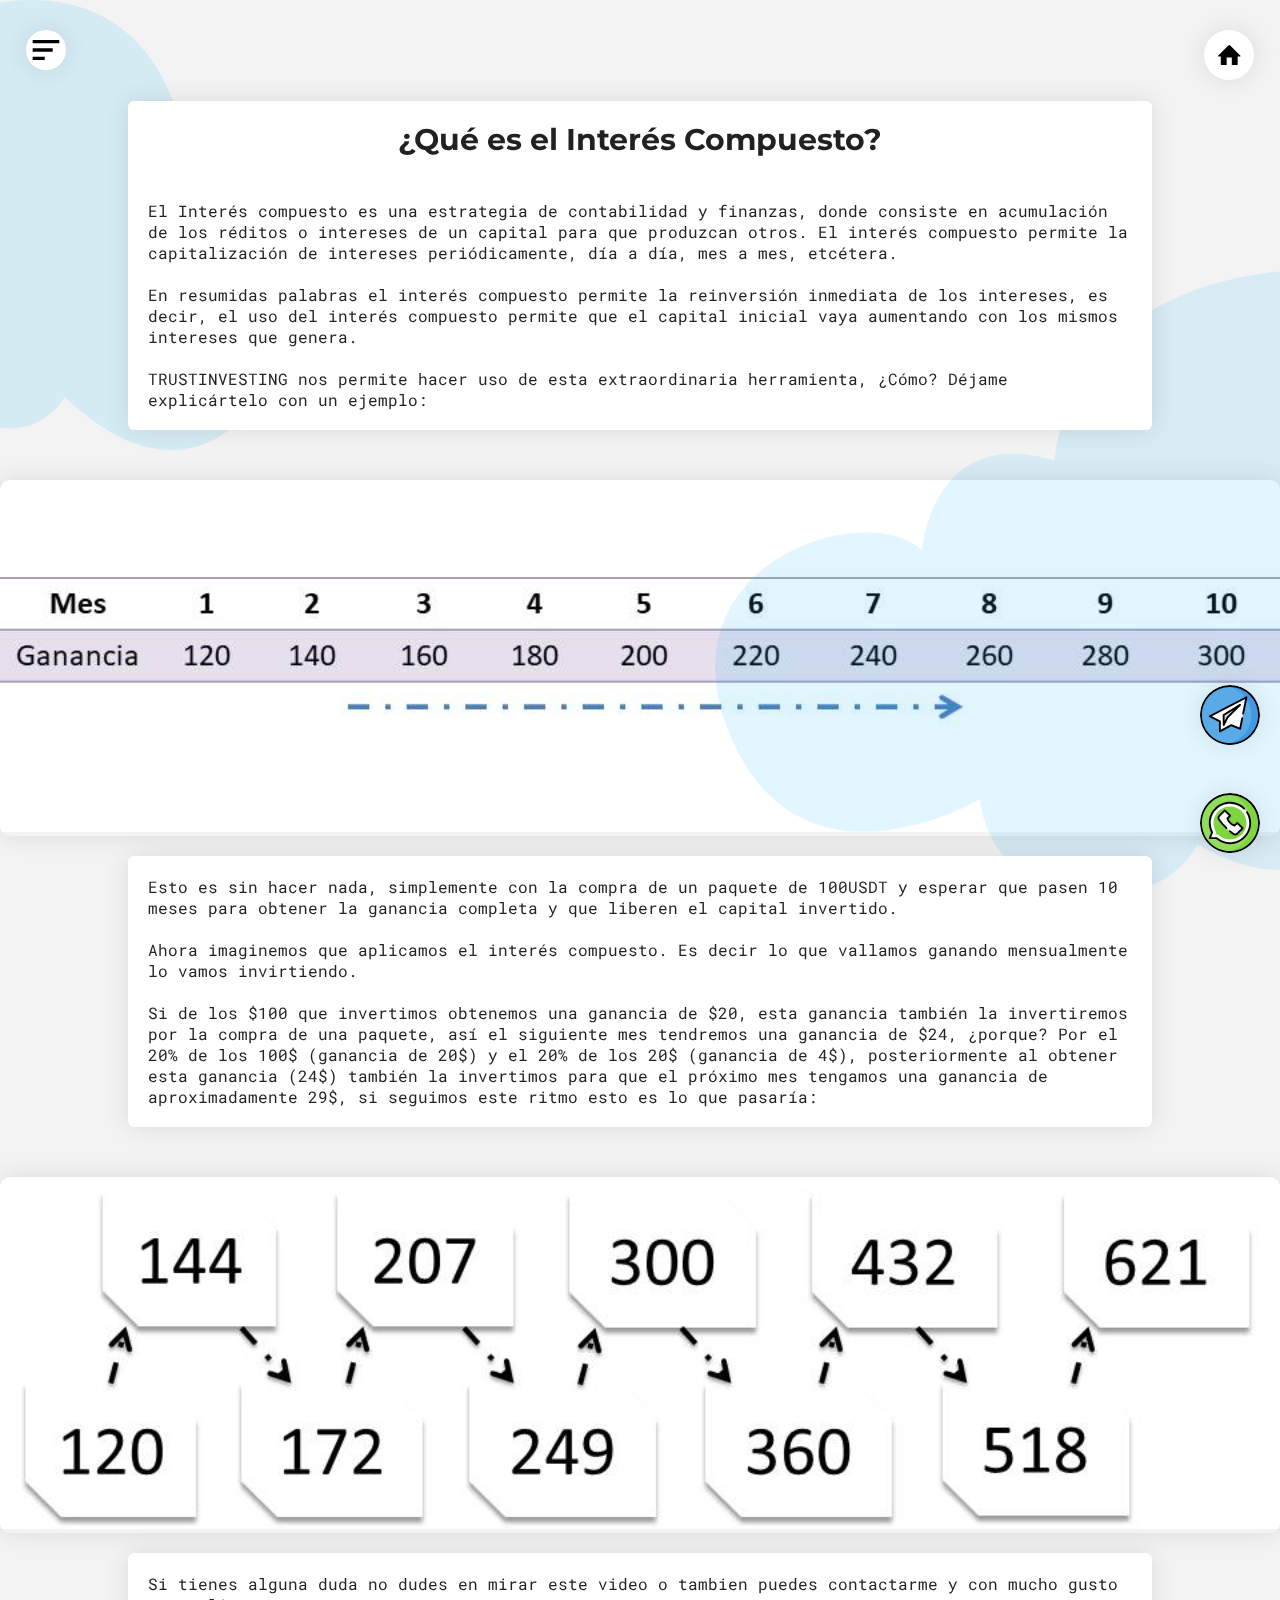
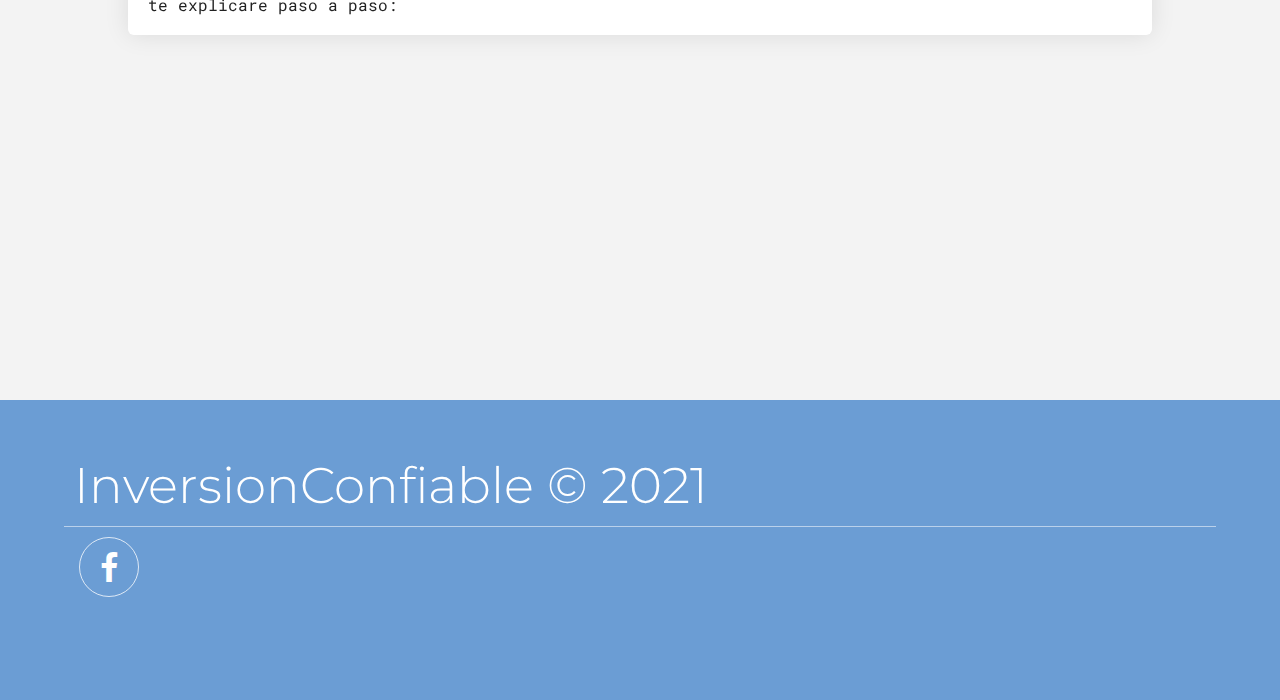
<file: Plan Pasivo e Interes Compuesto/index.html>
<!DOCTYPE html>
<html lang="es">
<head>
    <meta charset="UTF-8">
    <meta http-equiv="X-UA-Compatible" content="IE=edge">
    <meta name="viewport" content="width=device-width, initial-scale=1.0">
    <title>Document</title>
    <link rel="stylesheet" href="style.css">
    <link rel="stylesheet" href="style/fontello.css">
    <link rel="stylesheet" href="style/fontello2.css">
</head>
<body>
    <div class="hamburguer2">
        <a href="../index.html"><i class="icon-home fijo"></i></a>
    </div>
    <div class="contenedor-fondo">
        <img src="Imagenes/1de2.png" alt="" class="imagenbody">
    </div>
    <div class="contenedor-fondo2">
        <img src="Imagenes/2de2.png" alt="" class="imagenbody">
    </div>
    <div class="what">
        <a href="https://api.whatsapp.com/send?phone=5354190384">
            <img src="Imagenes/whatsapp.svg" alt="" class="logo ">
        </a>
    </div>
    <div class="teleg">
        <a href="https://t.me/Livan_XXI">
            <img src="Imagenes/telegram.svg" alt="" class="logo2 ">
        </a>
    </div>
    <nav class="menu-navegacion">
        <div class="contenido-navegacion">
            <a href="../Quien-Soy2/index.html" class="especial">¿Quien soy?<i class="icon-user edit"></i></a>
            <a href="../Como-Registrarme-en-TrustInvesting/index.html">¿Como Registrarme en TrustInvesting?<i class="icon-login edit"></i></a>
            <a href="#">Plan Pasivo e Interes Compuesto <i class="icon-dollar edit"></i></a>
            <a href="../Plan-De-Compensacion-y-Detalles/index.html">Plan de Compensación y Detalles <i class="icon-money edit"></i></a>
            <a href="../Rango-o-Plan-de-Carreras/index.html">Rango o Plan de Carreras <i class="icon-child edit"></i></a>
            <a href="../Como-comprar-un-paquete/index.html">Como comprar un paquete<i class="icon-box edit"></i></a>
            <a href="../Preguntas-Frecuentes/index.html">Preguntas Frecuentes <i class="icon-help edit"></i></a>
        </div>
    </nav>
    <img src="Imagenes/bx-menu-alt-left.svg" alt="" class="hamburguer">
    <div class="hola"></div>

    <main class="cards-1">
        <div class="card2 card-blog">
            <div class="table">
                <p><strong class="primero">¿Qué es el Interés Compuesto?</strong></p>
                    <br>
                    <br>
                    <p>El Interés compuesto es una estrategia de contabilidad y finanzas, donde consiste en acumulación de los réditos o intereses de un capital para que produzcan otros. El interés compuesto permite la capitalización de intereses periódicamente, día a día, mes a mes, etcétera.</p>
                    <br>
                    <p>En resumidas palabras el interés compuesto permite la reinversión inmediata de los intereses, es decir, el uso del interés compuesto permite que el capital inicial vaya aumentando con los mismos intereses que genera.</p>
                    <br>
                    <p>TRUSTINVESTING nos permite hacer uso de esta extraordinaria herramienta, ¿Cómo? Déjame explicártelo con un ejemplo:</p>
            </div>
        </div>
        <div class="imagen-registro">
            <img src="Imagenes/Presentación1.jpg" alt="">
        </div>
        <!--Pasos para el registro-->
        <div class="card2 card-blog">
            <div class="table">
                <p>Esto es sin hacer nada, simplemente con la compra de un paquete de 100USDT y esperar que pasen 10 meses para obtener la ganancia completa y que liberen el capital  invertido.</p>
                <br>
                <p>Ahora imaginemos que aplicamos el interés compuesto. Es decir lo que vallamos ganando mensualmente lo vamos invirtiendo.</p>
                <br>
                <p>Si de los $100 que invertimos obtenemos una ganancia de $20, esta ganancia también la invertiremos por la compra de una paquete, así el siguiente mes tendremos una ganancia de $24, ¿porque? Por el 20% de los 100$ (ganancia de 20$) y el 20% de los 20$ (ganancia de 4$), posteriormente al obtener esta ganancia (24$) también la invertimos para que el próximo mes tengamos una ganancia de aproximadamente 29$, si seguimos este ritmo esto es lo que pasaría:</p>
            </div>
        </div>
        <div class="imagen-registro">
            <img src="Imagenes/InteresCompuesto2.jpg" alt="">
        </div>

        <div class="card2 card-blog">
            <div class="table">
                <p>Si tienes alguna duda no dudes en mirar este video o tambien puedes contactarme y con mucho gusto te explicare paso a paso:</p>
            </div>
        </div>
        <iframe width="560" height="315" src="https://www.youtube.com/embed/N_bTGUm6r44" title="YouTube video player" frameborder="0" allow="accelerometer; autoplay; clipboard-write; encrypted-media; gyroscope; picture-in-picture" allowfullscreen class="video"></iframe>
    </main>
    <footer>
        <div class="contenedor">
            <p class="copy">InversionConfiable &copy; 2021</p>
            <div class="sociales">
                <a class="icon-facebook" href="https://www.facebook.com/livan.santiagodiaz"></a>
            </div>
        </div>
    </footer>
    <script src="codigo.js"></script>
</body>
</html>
</file>
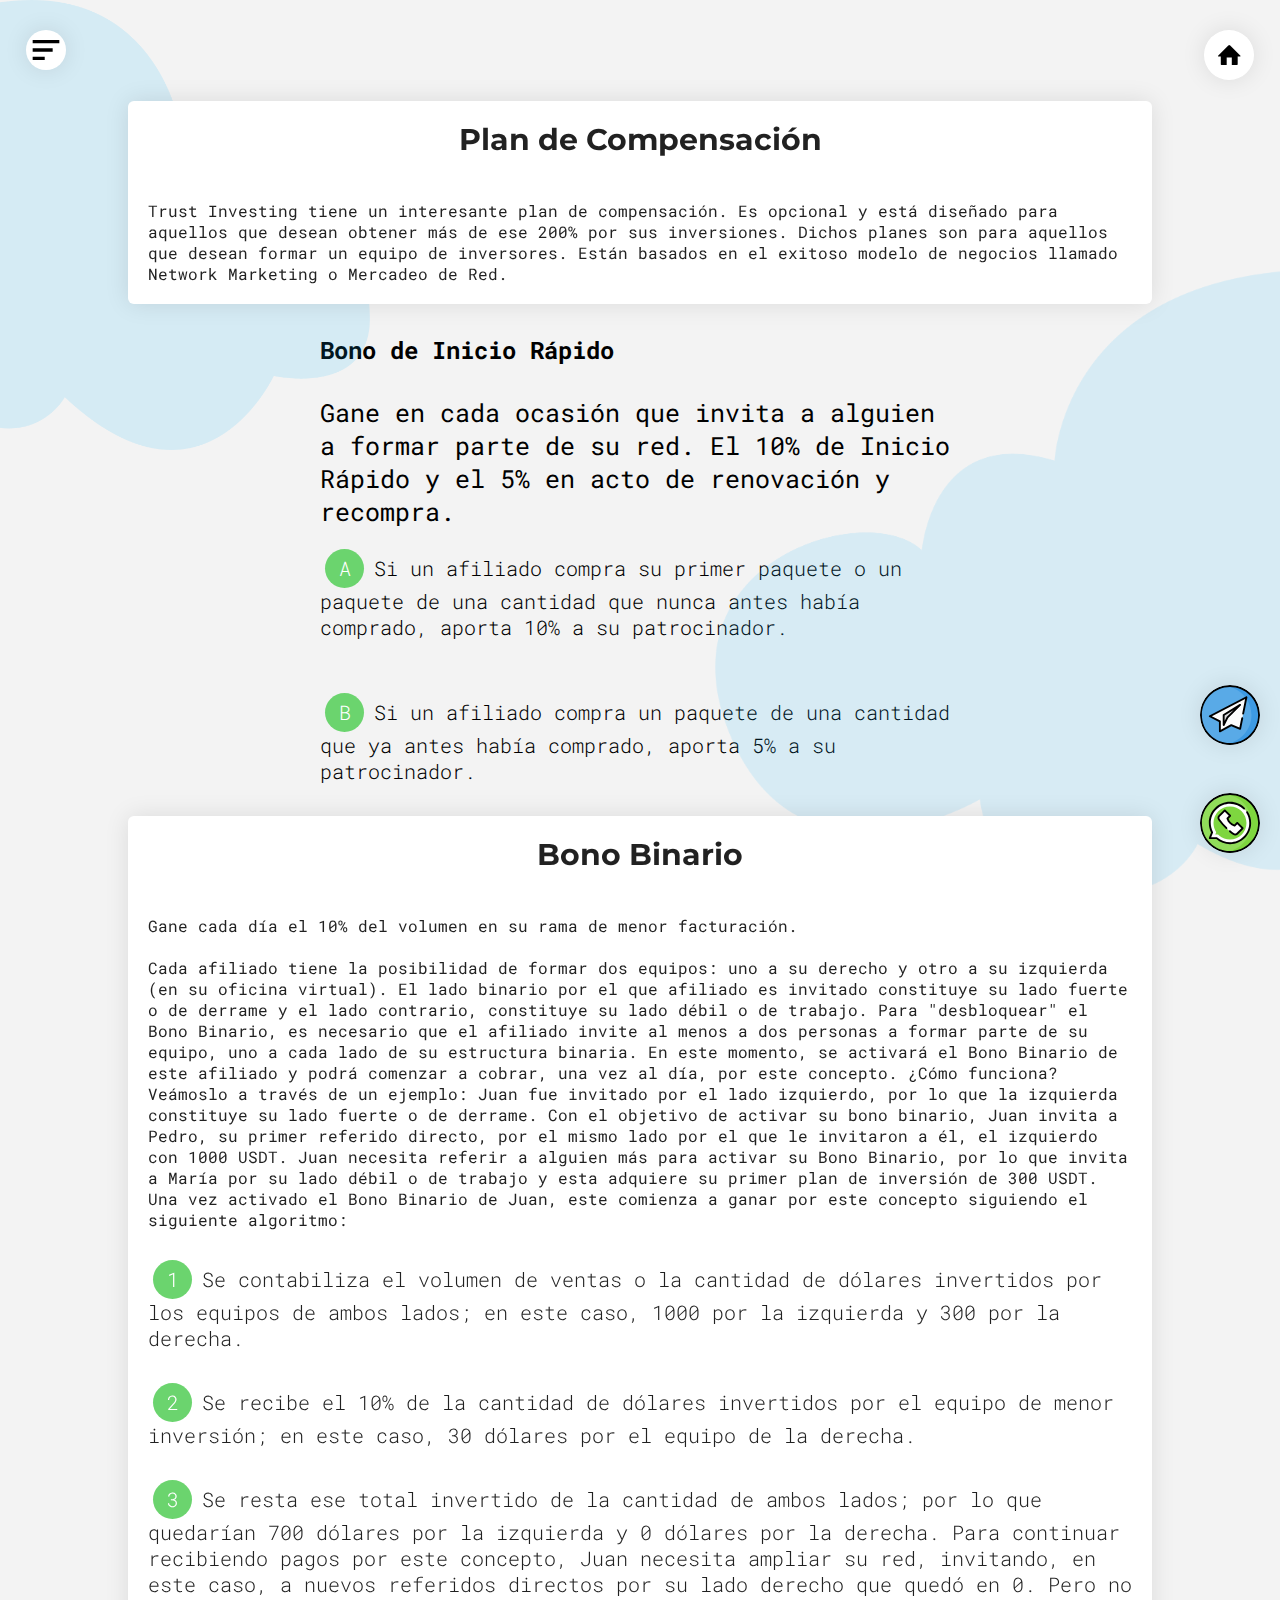
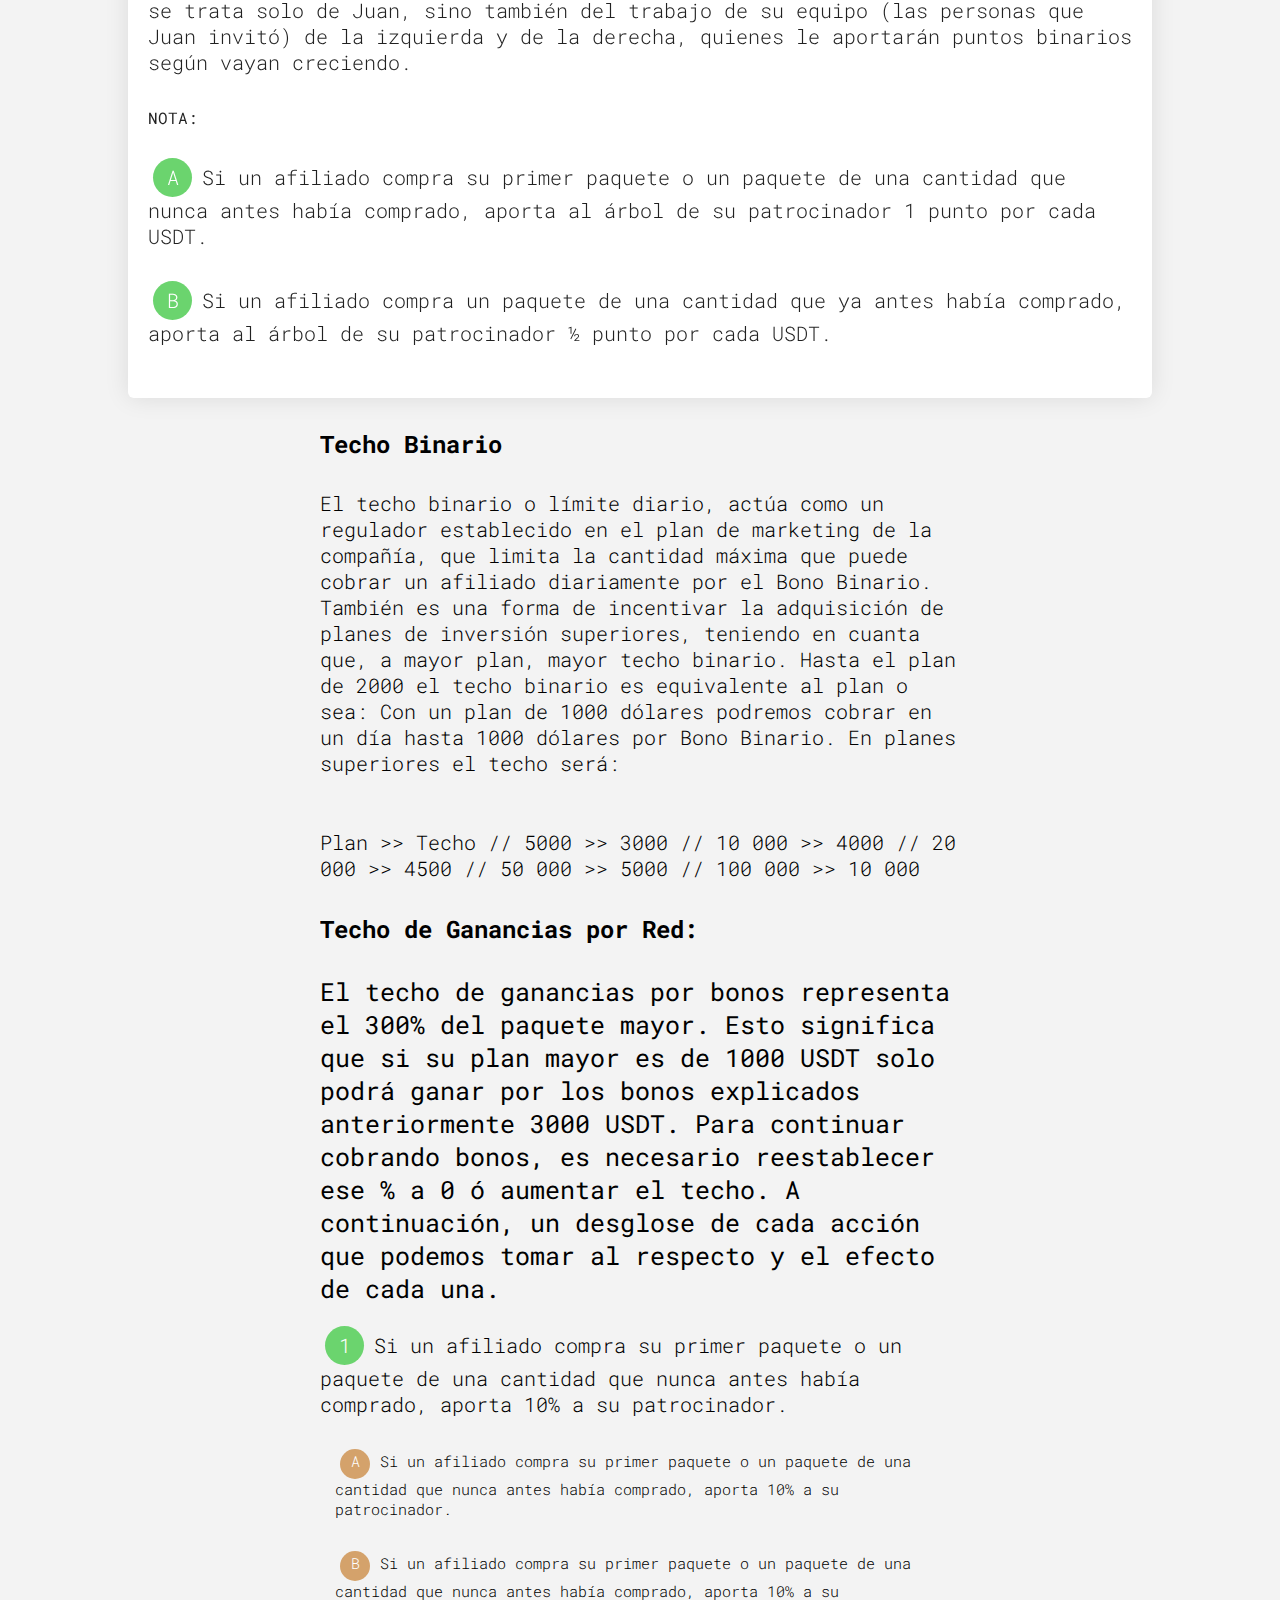
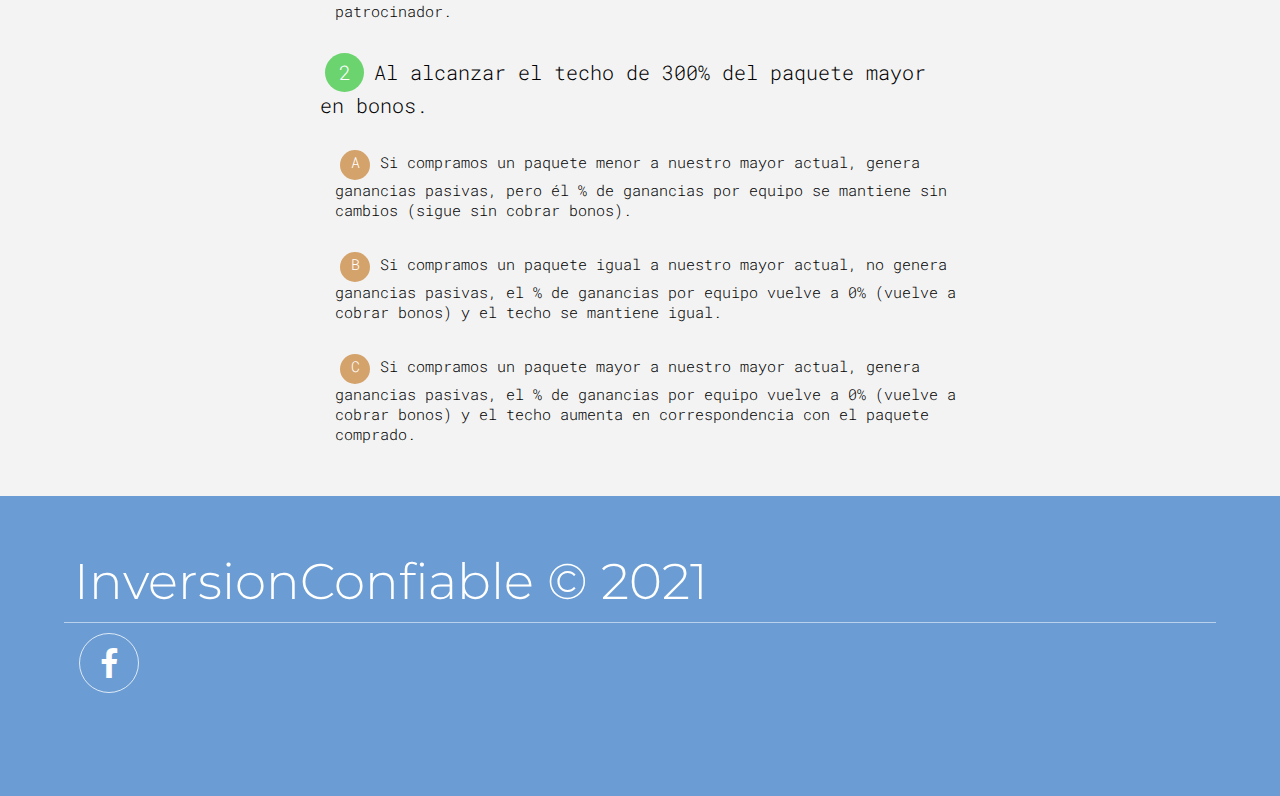
<file: Plan-De-Compensacion-y-Detalles/index.html>
<!DOCTYPE html>
<html lang="es">
<head>
    <meta charset="UTF-8">
    <meta http-equiv="X-UA-Compatible" content="IE=edge">
    <meta name="viewport" content="width=device-width, initial-scale=1.0">
    <title>Document</title>
    <link rel="stylesheet" href="style.css">
    <link rel="stylesheet" href="style/fontello.css">
    <link rel="stylesheet" href="style/fontello2.css">
</head>
<body>
    <div class="hamburguer2">
        <a href="../index.html"><i class="icon-home fijo"></i></a>
    </div>
    <div class="contenedor-fondo">
        <img src="Imagenes/1de2.png" alt="" class="imagenbody">
    </div>
    <div class="contenedor-fondo2">
        <img src="Imagenes/2de2.png" alt="" class="imagenbody">
    </div>
    <div class="what">
        <a href="https://api.whatsapp.com/send?phone=5354190384">
            <img src="Imagenes/whatsapp.svg" alt="" class="logo ">
        </a>
    </div>
    <div class="teleg">
        <a href="https://t.me/Livan_XXI">
            <img src="Imagenes/telegram.svg" alt="" class="logo2 ">
        </a>
    </div>
    <nav class="menu-navegacion">
        <div class="contenido-navegacion">
            <a href="../Quien-Soy2/index.html" class="especial">¿Quien soy?<i class="icon-user edit"></i></a>
            <a href="../Como-Registrarme-en-TrustInvesting/index.html">¿Como Registrarme en TrustInvesting?<i class="icon-login edit"></i></a>
            <a href="../Plan Pasivo e Interes Compuesto/index.html">Plan Pasivo e Interes Compuesto <i class="icon-dollar edit"></i></a>
            <a href="#">Plan de Compensación y Detalles <i class="icon-money edit"></i></a>
            <a href="../Rango-o-Plan-de-Carreras/index.html">Rango o Plan de Carreras <i class="icon-child edit"></i></a>
            <a href="../Como-comprar-un-paquete/index.html">Como comprar un paquete<i class="icon-box edit"></i></a>
            <a href="../Preguntas-Frecuentes/index.html">Preguntas Frecuentes <i class="icon-help edit"></i></a>
        </div>
    </nav>
    <img src="Imagenes/bx-menu-alt-left.svg" alt="" class="hamburguer">
    <div class="hola"></div>

    <main class="cards-1">
        <section class="card2 card-blog">
            <div class="table">
                <p><strong class="primero">Plan de Compensación</strong></p>
                    <br>
                    <br>
                    <p>Trust Investing tiene un interesante plan de compensación. Es opcional y está diseñado para aquellos que desean obtener más de ese 200% por sus inversiones. Dichos planes son para aquellos que desean formar un equipo de inversores. Están basados en el exitoso modelo de negocios llamado Network Marketing o Mercadeo de Red.</p>
            </div>
        </section>
        <!--Pasos para el registro-->
        <section class="section-pasos">
            <div class="contenedor">
                <h2 class="sobre-nosotros">Bono de Inicio Rápido</h2>
                <div class="pasos">

                    <p class="subtitulo-principal">Gane en cada ocasión que invita a alguien a formar parte de su red. El 10% de Inicio Rápido y el 5% en acto de renovación y recompra.</p>
                    <br>
                    <p class="subtitulo"><span>A</span>Si un afiliado compra su primer paquete o un paquete de una cantidad que nunca antes había comprado, aporta 10% a su patrocinador.</p>
                </div>
                <div class="pasos">
                    <br>
                    <p class="subtitulo"><span>B</span>Si un afiliado compra un paquete de una cantidad que ya antes había comprado, aporta 5% a su patrocinador.</p>
                </div>
            </div>
        </section>

        <section class="card2 card-blog">
            <div class="table">
                <p><strong class="primero">Bono Binario</strong></p>
                    <br>
                    <br>
                    <p>Gane cada día el 10% del volumen en su rama de menor facturación.</p>
                    <br>
                    <p>Cada afiliado tiene la posibilidad de formar dos equipos: uno a su derecho y otro a su izquierda (en su oficina virtual). El lado binario por el que afiliado es invitado constituye su lado fuerte o de derrame y el lado contrario, constituye su lado débil o de trabajo. Para "desbloquear" el Bono Binario, es necesario que el afiliado invite al menos a dos personas a formar parte de su equipo, uno a cada lado de su estructura binaria. En este momento, se activará el Bono Binario de este afiliado y podrá comenzar a cobrar, una vez al día, por este concepto. ¿Cómo funciona? Veámoslo a través de un ejemplo: Juan fue invitado por el lado izquierdo, por lo que la izquierda constituye su lado fuerte o de derrame. Con el objetivo de activar su bono binario, Juan invita a Pedro, su primer referido directo, por el mismo lado por el que le invitaron a él, el izquierdo con 1000 USDT. Juan necesita referir a alguien más para activar su Bono Binario, por lo que invita a María por su lado débil o de trabajo y esta adquiere su primer plan de inversión de 300 USDT. Una vez activado el Bono Binario de Juan, este comienza a ganar por este concepto siguiendo el siguiente algoritmo:</p>
                    <div>
                        <h2 class="sobre-nosotros"></h2>
                        <div class="pasos">
                            <h3 class="subtitulo"><span>1</span>Se contabiliza el volumen de ventas o la cantidad de dólares invertidos por los equipos de ambos lados; en este caso, 1000 por la izquierda y 300 por la derecha.</h3>
                        </div>
                        <div class="pasos">
                            <h3 class="subtitulo"><span>2</span>Se recibe el 10% de la cantidad de dólares invertidos por el equipo de menor inversión; en este caso, 30 dólares por el equipo de la derecha.</h3>
                        </div>
                        <div class="pasos">
                            <h3 class="subtitulo"><span>3</span>Se resta ese total invertido de la cantidad de ambos lados; por lo que quedarían 700 dólares por la izquierda y 0 dólares por la derecha. Para continuar recibiendo pagos por este concepto, Juan necesita ampliar su red, invitando, en este caso, a nuevos referidos directos por su lado derecho que quedó en 0. Pero no se trata solo de Juan, sino también del trabajo de su equipo (las personas que Juan invitó) de la izquierda y de la derecha, quienes le aportarán puntos binarios según vayan creciendo.</h3>
                        </div>
                        <p class="subtitulo">NOTA:</p>
                        <div class="pasos">
                            <h3 class="subtitulo"><span>A</span>Si un afiliado compra su primer paquete o un paquete de una cantidad que nunca antes había comprado, aporta al árbol de su patrocinador 1 punto por cada USDT.</h3>
                        </div>
                        <div class="pasos">
                            <h3 class="subtitulo"><span>B</span>Si un afiliado compra un paquete de una cantidad que ya antes había comprado, aporta al árbol de su patrocinador ½ punto por cada USDT.</h3>
                        </div>
                    </div>
            </div>
        </section>
        <section class="section-pasos">
            <div class="contenedor">
                <h2 class="sobre-nosotros">Techo Binario</h2>
                <div class="pasos">
                    <p class="subtitulo">El techo binario o límite diario, actúa como un regulador establecido en el plan de marketing de la compañía, que limita la cantidad máxima que puede cobrar un afiliado diariamente por el Bono Binario. También es una forma de incentivar la adquisición de planes de inversión superiores, teniendo en cuanta que, a mayor plan, mayor techo binario. Hasta el plan de 2000 el techo binario es equivalente al plan o sea: Con un plan de 1000 dólares podremos cobrar en un día hasta 1000 dólares por Bono Binario. En planes superiores el techo será:</p>
                    <br>
                    <p class="subtitulo">Plan >> Techo // 5000 >> 3000 // 10 000 >> 4000 // 20 000 >> 4500 // 50 000 >> 5000 // 100 000 >> 10 000</p>
                </div>
            </div>
        </section>
        <section class="section-pasos">
            <div class="contenedor">
                <h2 class="sobre-nosotros">Techo de Ganancias por Red:</h2>
                <div class="pasos">
                    <p class="subtitulo-principal">El techo de ganancias por bonos representa el 300% del paquete mayor. Esto significa que si su plan mayor es de 1000 USDT solo podrá ganar por los bonos explicados anteriormente 3000 USDT. Para continuar cobrando bonos, es necesario reestablecer ese % a 0 ó aumentar el techo. A continuación, un desglose de cada acción que podemos tomar al respecto y el efecto de cada una.</p>
                    <br>
                    <p class="subtitulo"><span>1</span>Si un afiliado compra su primer paquete o un paquete de una cantidad que nunca antes había comprado, aporta 10% a su patrocinador.</p>
                    <p class="subtitulo-2"><span>A</span>Si un afiliado compra su primer paquete o un paquete de una cantidad que nunca antes había comprado, aporta 10% a su patrocinador.</p>
                    <p class="subtitulo-2"><span>B</span>Si un afiliado compra su primer paquete o un paquete de una cantidad que nunca antes había comprado, aporta 10% a su patrocinador.</p>
                </div>
                <div class="pasos">
                    <p class="subtitulo"><span>2</span>Al alcanzar el techo de 300% del paquete mayor en bonos.</p>
                    <p class="subtitulo-2"><span>A</span>Si compramos un paquete menor a nuestro mayor actual, genera ganancias pasivas, pero él % de ganancias por equipo se mantiene sin cambios (sigue sin cobrar bonos).</p>
                    <p class="subtitulo-2"><span>B</span>Si compramos un paquete igual a nuestro mayor actual, no genera ganancias pasivas, el % de ganancias por equipo vuelve a 0% (vuelve a cobrar bonos) y el techo se mantiene igual.</p>
                    <p class="subtitulo-2"><span>C</span>Si compramos un paquete mayor a nuestro mayor actual, genera ganancias pasivas, el % de ganancias por equipo vuelve a 0% (vuelve a cobrar bonos) y el techo aumenta en correspondencia con el paquete comprado.</p>
                </div>
            </div>

    </main>
    <footer>
        <div class="contenedor">
            <p class="copy">InversionConfiable &copy; 2021</p>
            <div class="sociales">
                <a class="icon-facebook" href="https://www.facebook.com/livan.santiagodiaz"></a>
            </div>
        </div>
    </footer>
    <script src="codigo.js"></script>
</body>
</html>
</file>
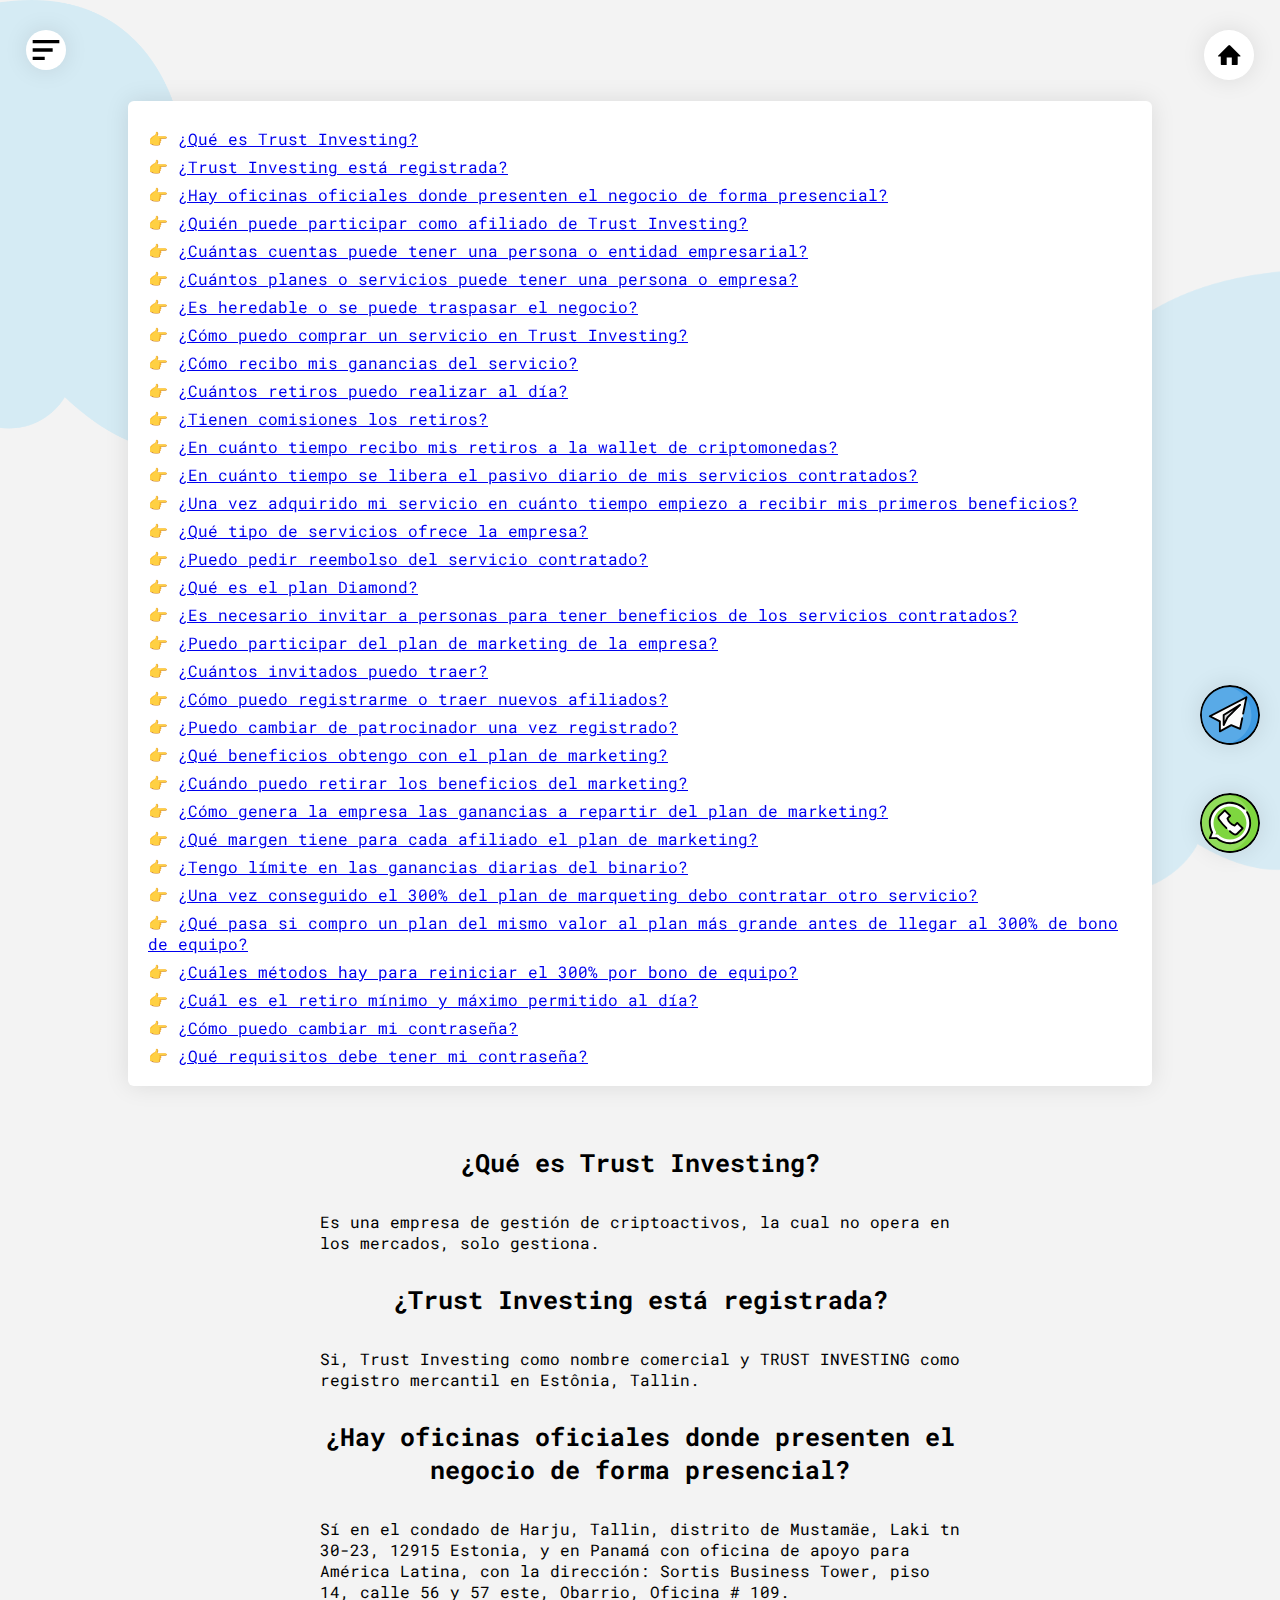
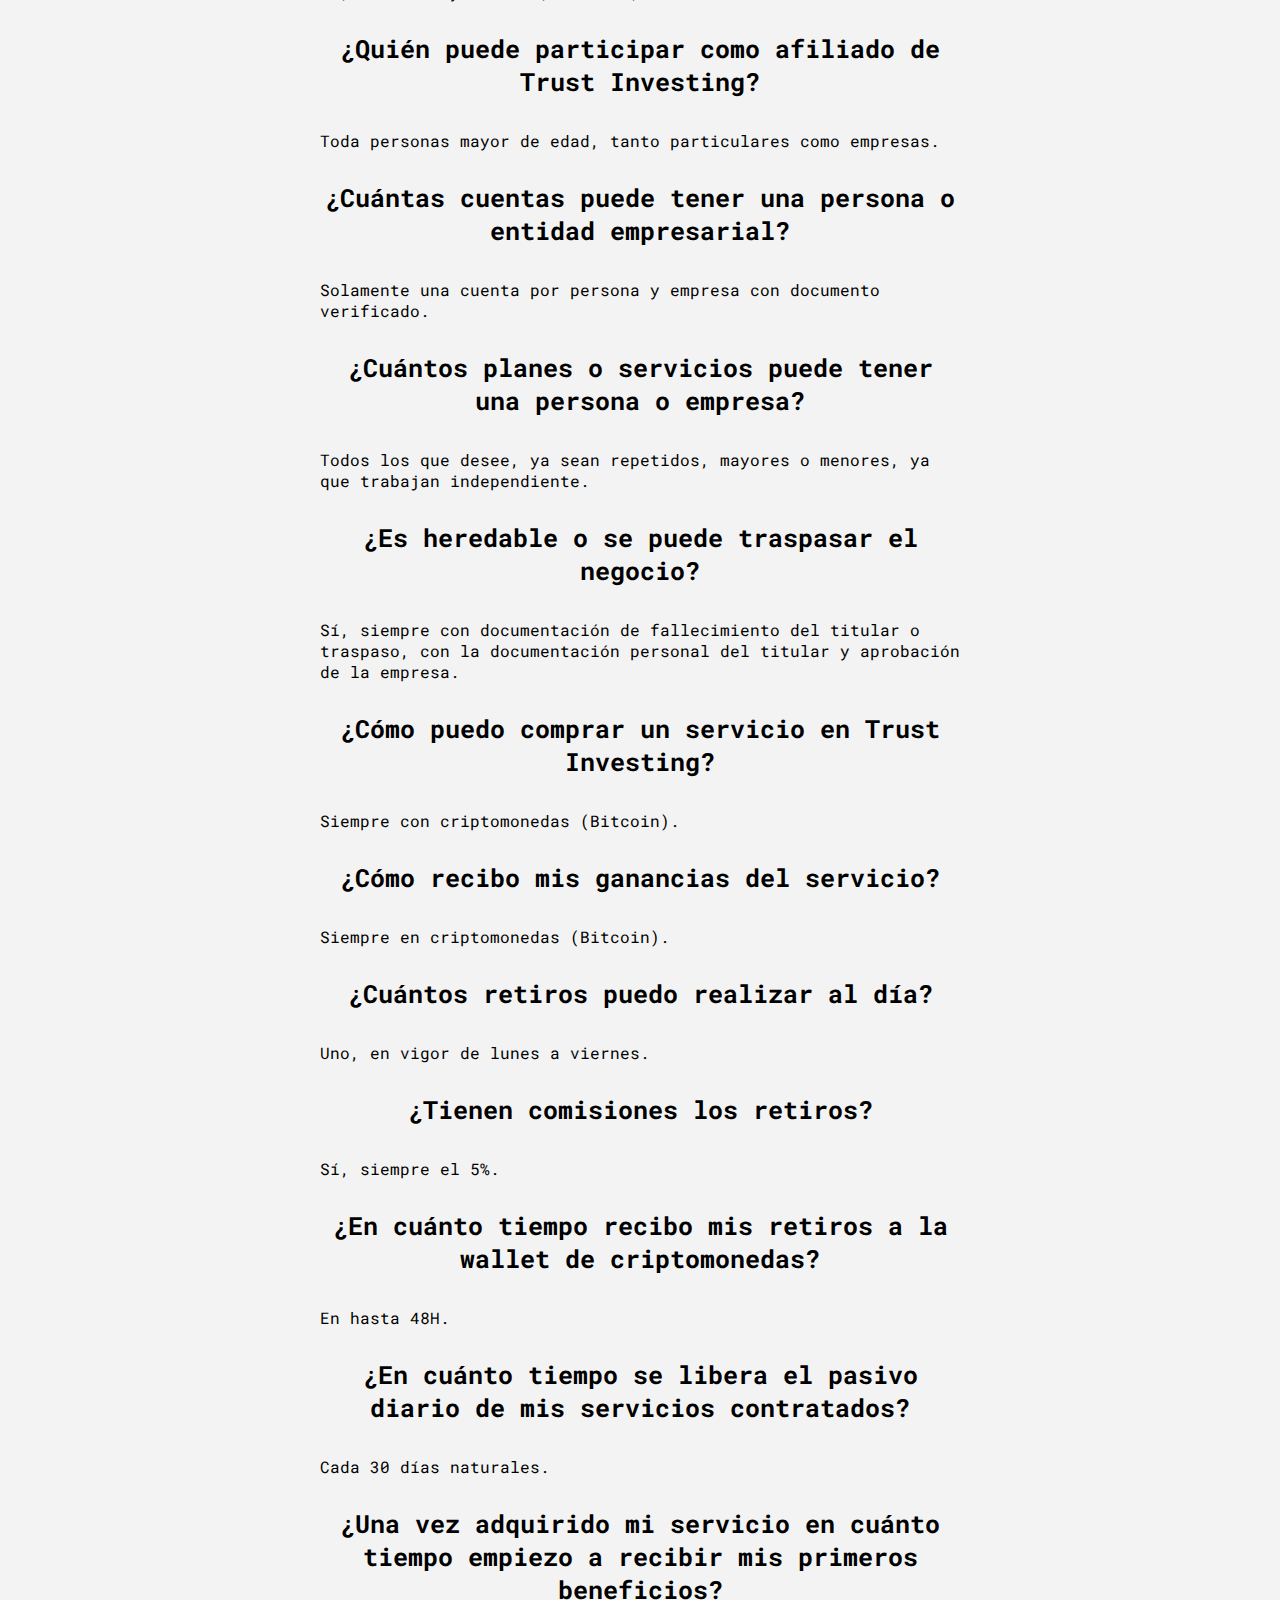
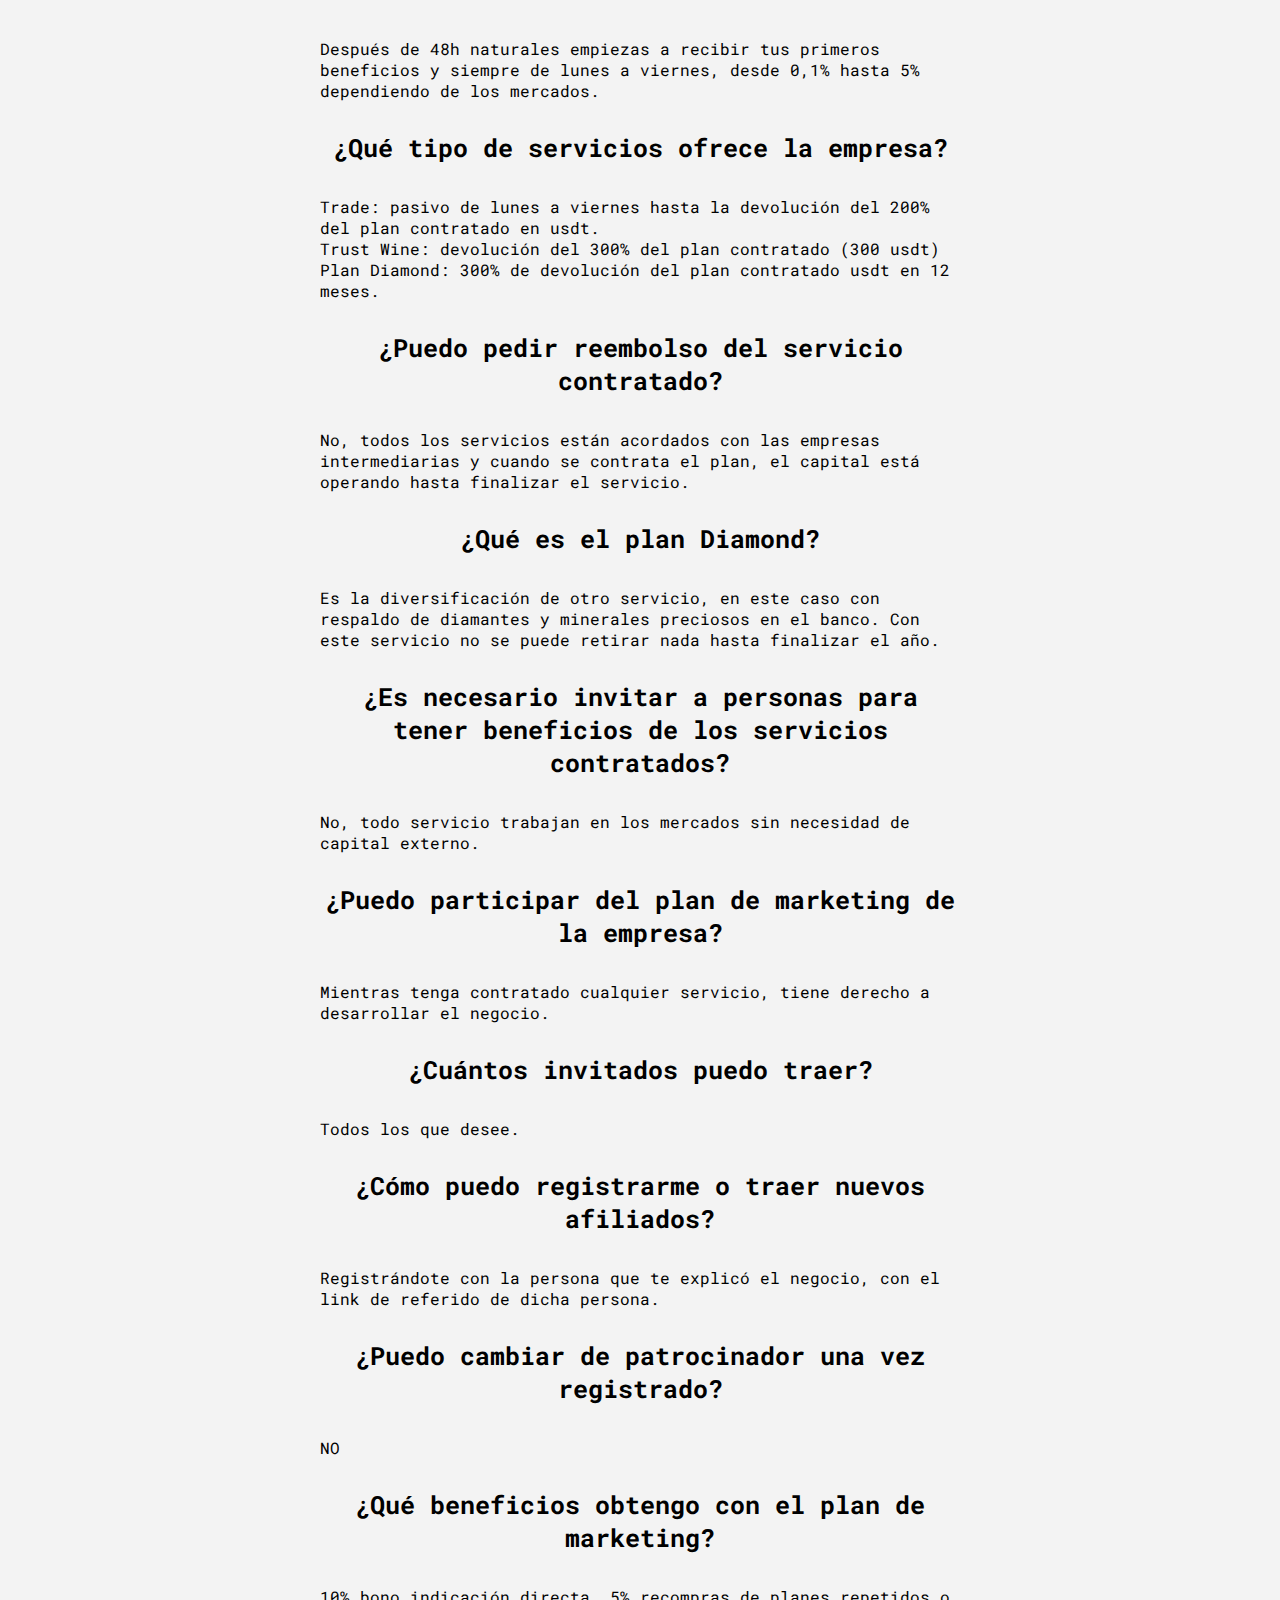
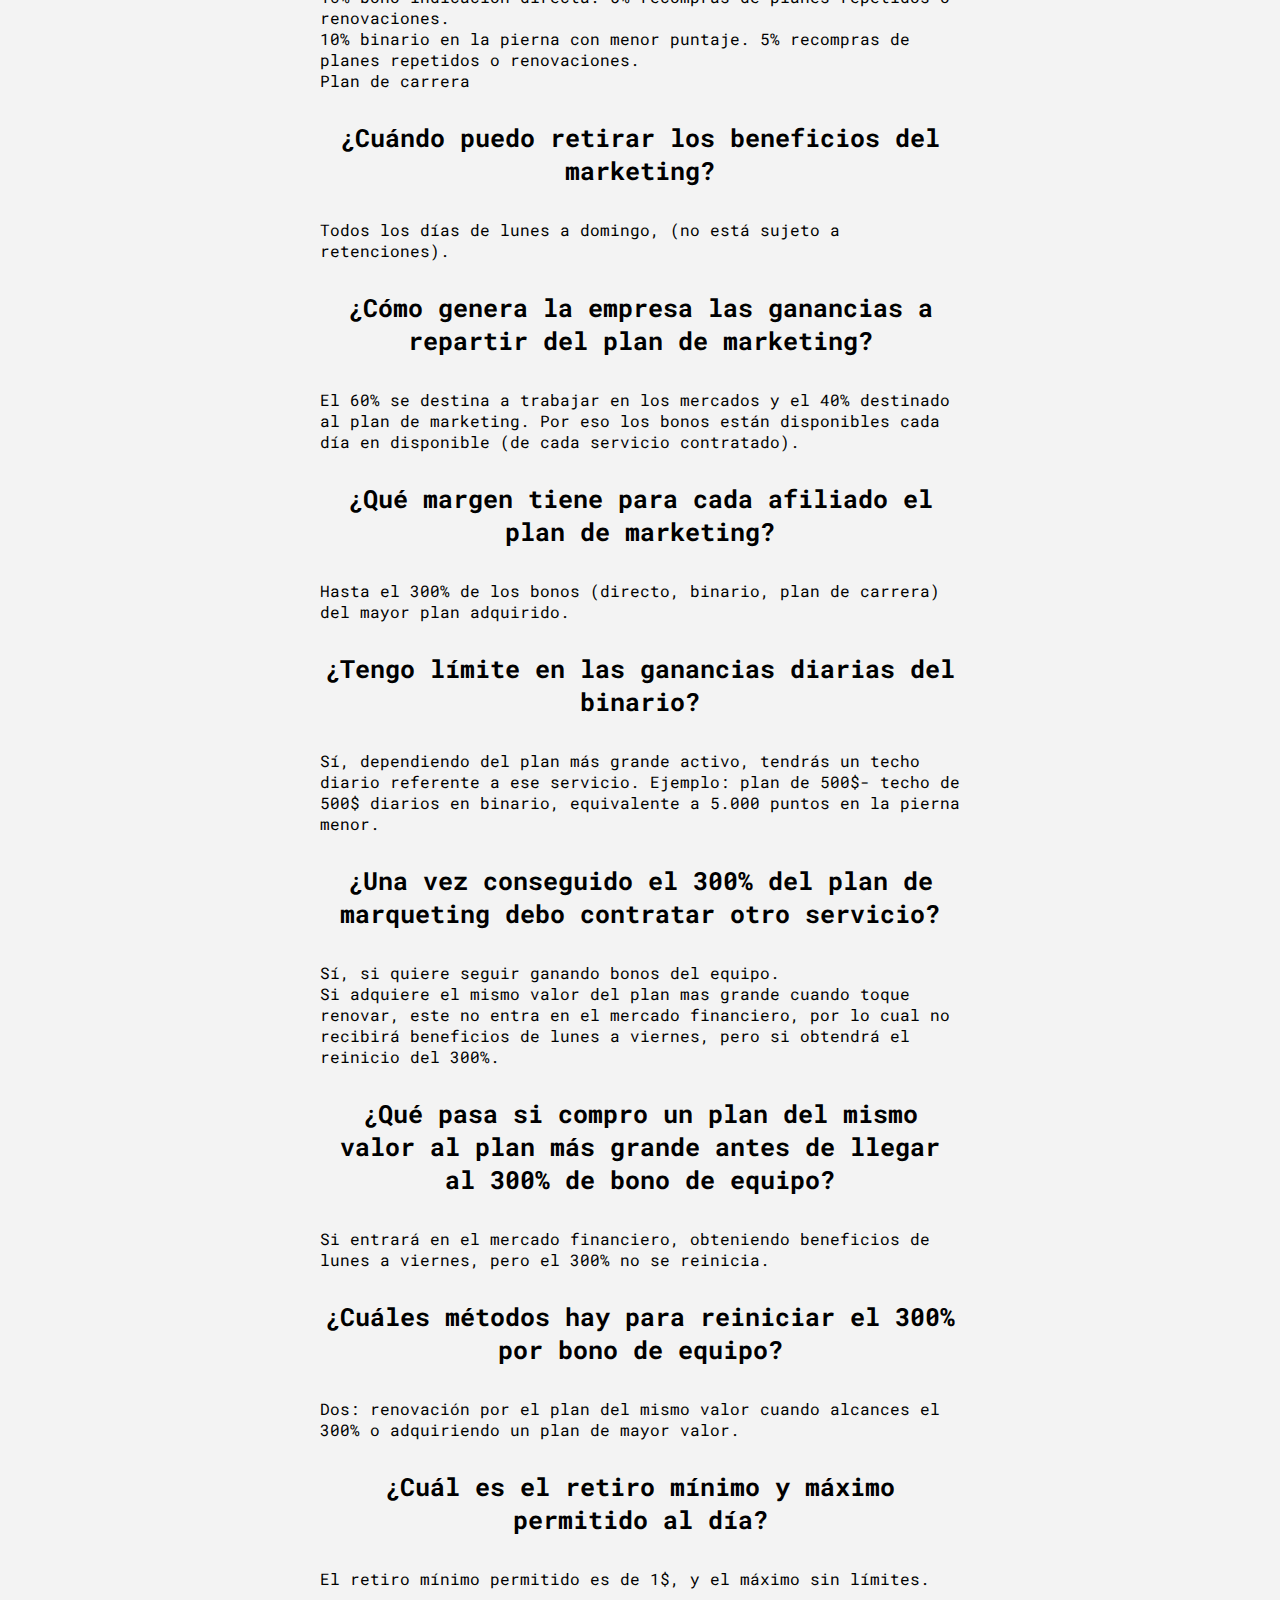
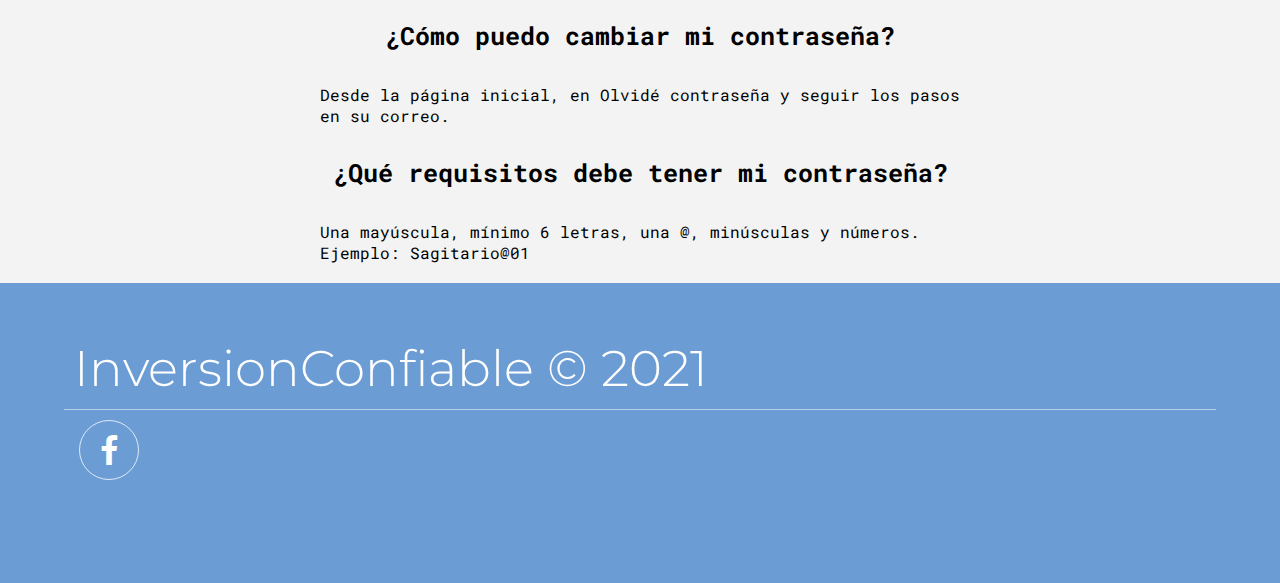
<file: Preguntas-Frecuentes/index.html>
<!DOCTYPE html>
<html lang="es">
<head>
    <meta charset="UTF-8">
    <meta http-equiv="X-UA-Compatible" content="IE=edge">
    <meta name="viewport" content="width=device-width, initial-scale=1.0">
    <title>Documento</title>
    <link rel="stylesheet" href="style.css">
    <link rel="stylesheet" href="style/fontello.css">
    <link rel="stylesheet" href="style/fontello2.css">
</head>
<body>
    <div class="hamburguer2">
        <a href="../index.html"><i class="icon-home fijo"></i></a>
    </div>
    <div class="contenedor-fondo">
        <img src="Imagenes/1de2.png" alt="" class="imagenbody">
    </div>
    <div class="contenedor-fondo2">
        <img src="Imagenes/2de2.png" alt="" class="imagenbody">
    </div>
    <div class="what">
        <a href="https://api.whatsapp.com/send?phone=5354190384">
            <img src="Imagenes/whatsapp.svg" alt="" class="logo ">
        </a>
    </div>
    <div class="teleg">
        <a href="https://t.me/Livan_XXI">
            <img src="Imagenes/telegram.svg" alt="" class="logo2 ">
        </a>
    </div>
    <nav class="menu-navegacion">
        <div class="contenido-navegacion">
            <a href="../Quien-Soy2/index.html" class="especial">¿Quien soy?<i class="icon-user edit"></i></a>
            <a href="../Como-Registrarme-en-TrustInvesting/index.html">¿Como Registrarme en TrustInvesting?<i class="icon-login edit"></i></a>
            <a href="../Plan Pasivo e Interes Compuesto/index.html">Plan Pasivo e Interes Compuesto <i class="icon-dollar edit"></i></a>
            <a href="../Plan-De-Compensacion-y-Detalles/index.html">Plan de Compensación y Detalles <i class="icon-money edit"></i></a>
            <a href="../Rango-o-Plan-de-Carreras/index.html">Rango o Plan de Carreras <i class="icon-child edit"></i></a>
            <a href="../Como-comprar-un-paquete/index.html">Como comprar un paquete<i class="icon-box edit"></i></a>
            <a href="#">Preguntas Frecuentes <i class="icon-help edit"></i></a>
        </div>
    </nav>
    <img src="Imagenes/bx-menu-alt-left.svg" alt="" class="hamburguer">
    <div class="hola"></div>

    <main class="cards-1">
        <div class="card2 card-blog">
            <div class="table">
                <p>👉 <a href="#1">¿Qué es Trust Investing?</a></p>
                <p>👉 <a href="#2">¿Trust Investing está registrada?</a></p>
                <p>👉 <a href="#3">¿Hay oficinas oficiales donde presenten el negocio de forma presencial?</a></p>
                <p>👉 <a href="#4">¿Quién puede participar como afiliado de Trust Investing?</a></p>
                <p>👉 <a href="#5">¿Cuántas cuentas puede tener una persona o entidad empresarial?</a></p>
                <p>👉 <a href="#6">¿Cuántos planes o servicios puede tener una persona o empresa?</a></p>
                <p>👉 <a href="#7">¿Es heredable o se puede traspasar el negocio?</a></p>
                <p>👉 <a href="#8">¿Cómo puedo comprar un servicio en Trust Investing?</a></p>
                <p>👉 <a href="#9">¿Cómo recibo mis ganancias del servicio?</a></p>
                <p>👉 <a href="#10">¿Cuántos retiros puedo realizar al día?</a></p>
                <p>👉 <a href="#11">¿Tienen comisiones los retiros?</a></p>
                <p>👉 <a href="#12">¿En cuánto tiempo recibo mis retiros a la wallet de criptomonedas?</a></p>
                <p>👉 <a href="#13">¿En cuánto tiempo se libera el pasivo diario de mis servicios contratados?</a></p>
                <p>👉 <a href="#14">¿Una vez adquirido mi servicio en cuánto tiempo empiezo a recibir mis primeros beneficios?</a></p>
                <p>👉 <a href="#15">¿Qué tipo de servicios ofrece la empresa?</a></p>
                <p>👉 <a href="#16">¿Puedo pedir reembolso del servicio contratado?</a></p>
                <p>👉 <a href="#17">¿Qué es el plan Diamond?</a></p>
                <p>👉 <a href="#18">¿Es necesario invitar a personas para tener beneficios de los servicios contratados?</a></p>
                <p>👉 <a href="#19">¿Puedo participar del plan de marketing de la empresa?</a></p>
                <p>👉 <a href="#20">¿Cuántos invitados puedo traer?</a></p>
                <p>👉 <a href="#21">¿Cómo puedo registrarme o traer nuevos afiliados?</a></p>
                <p>👉 <a href="#22">¿Puedo cambiar de patrocinador una vez registrado?</a></p>
                <p>👉 <a href="#23">¿Qué beneficios obtengo con el plan de marketing?</a></p>
                <p>👉 <a href="#24">¿Cuándo puedo retirar los beneficios del marketing?</a></p>
                <p>👉 <a href="#25">¿Cómo genera la empresa las ganancias a repartir del plan de marketing?</a></p>
                <p>👉 <a href="#26">¿Qué margen tiene para cada afiliado el plan de marketing?</a></p>
                <p>👉 <a href="#27">¿Tengo límite en las ganancias diarias del binario?</a></p>
                <p>👉 <a href="#28">¿Una vez conseguido el 300% del plan de marqueting debo contratar otro servicio?</a></p>
                <p>👉 <a href="#29">¿Qué pasa si compro un plan del mismo valor al plan más grande antes de llegar al 300% de bono de equipo?</a></p>
                <p>👉 <a href="#30">¿Cuáles métodos hay para reiniciar el 300% por bono de equipo?</a></p>
                <p>👉 <a href="#31">¿Cuál es el retiro mínimo y máximo permitido al día?</a></p>
                <p>👉 <a href="#32">¿Cómo puedo cambiar mi contraseña?</a></p>
                <p>👉 <a href="#33">¿Qué requisitos debe tener mi contraseña?</a></p>





            </div>
        </div>
        <!--Pasos para el registro-->
        <section class="section-pasos">
            <div class="contenedor">
                <div class="pasos">
                    <h3 class="subtitulo" id="1">¿Qué es Trust Investing?</h3>
                    <p class="parrafo"> Es una empresa de gestión de criptoactivos, la cual no opera en los mercados, solo gestiona.</p>
                </div>
            </div>
            <div class="contenedor">
                <div class="pasos">
                    <h3 class="subtitulo" id="2">¿Trust Investing está registrada?</h3>
                    <p class="parrafo">Si, Trust Investing como nombre comercial y TRUST INVESTING como registro mercantil en Estônia, Tallin.</p>
                </div>
            </div>
            <div class="contenedor">
                <div class="pasos">
                    <h3 class="subtitulo" id="3">¿Hay oficinas oficiales donde presenten el negocio de  forma presencial?</h3>
                    <p class="parrafo">Sí en el condado de Harju, Tallin, distrito de Mustamäe, Laki tn 30-23, 12915 Estonia, y en Panamá con oficina de apoyo para América Latina, con la dirección: Sortis Business Tower, piso 14, calle 56 y 57 este, Obarrio, Oficina # 109.</p>
                </div>
            </div>
            <div class="contenedor">
                <div class="pasos">
                    <h3 class="subtitulo" id="4">¿Quién puede participar como afiliado de Trust Investing?</h3>
                    <p class="parrafo">Toda personas mayor de edad, tanto particulares como empresas.</p>
                </div>
            </div>
            <div class="contenedor">
                <div class="pasos">
                    <h3 class="subtitulo" id="5">¿Cuántas cuentas puede tener una persona o entidad empresarial?</h3>
                    <p class="parrafo">Solamente una cuenta por persona y empresa con documento verificado.</p>
                </div>
            </div>
            <div class="contenedor">
                <div class="pasos">
                    <h3 class="subtitulo" id="6">¿Cuántos planes o servicios puede tener una persona o empresa?</h3>
                    <p class="parrafo">Todos los que desee, ya sean repetidos, mayores o menores, ya que trabajan independiente.</p>
                </div>
            </div>
            <div class="contenedor">
                <div class="pasos">
                    <h3 class="subtitulo" id="7">¿Es heredable o se puede traspasar el negocio?</h3>
                    <p class="parrafo">Sí, siempre con documentación de fallecimiento del titular o traspaso, con la documentación personal del titular y aprobación de la empresa.</p>
                </div>
            </div>
            <div class="contenedor">
                <div class="pasos">
                    <h3 class="subtitulo" id="8">¿Cómo puedo comprar un servicio en Trust Investing?</h3>
                    <p class="parrafo">Siempre con criptomonedas (Bitcoin).</p>
                </div>
            </div>
            <div class="contenedor">
                <div class="pasos">
                    <h3 class="subtitulo" id="9">¿Cómo recibo mis ganancias del servicio?</h3>
                    <p class="parrafo">Siempre en criptomonedas (Bitcoin).</p>
                </div>
            </div>
            <div class="contenedor">
                <div class="pasos">
                    <h3 class="subtitulo" id="10">¿Cuántos retiros puedo realizar al día?</h3>
                    <p class="parrafo">Uno, en vigor de lunes a viernes.</p>
                </div>
            </div>
            <div class="contenedor">
                <div class="pasos">
                    <h3 class="subtitulo" id="11">¿Tienen comisiones los retiros?</h3>
                    <p class="parrafo">Sí, siempre el 5%.</p>
                </div>
            </div>
            <div class="contenedor">
                <div class="pasos">
                    <h3 class="subtitulo" id="12">¿En cuánto tiempo recibo mis retiros a la wallet de criptomonedas?</h3>
                    <p class="parrafo">En hasta 48H.</p>
                </div>
            </div>
            <div class="contenedor">
                <div class="pasos">
                    <h3 class="subtitulo" id="13">¿En cuánto tiempo se libera el pasivo diario de mis servicios contratados?</h3>
                    <p class="parrafo">Cada 30 días naturales.</p>
                </div>
            </div>
            <div class="contenedor">
                <div class="pasos">
                    <h3 class="subtitulo" id="14">¿Una vez adquirido mi servicio en cuánto tiempo empiezo a recibir mis primeros beneficios?</h3>
                    <p class="parrafo">Después de 48h naturales empiezas a recibir tus primeros beneficios y siempre de lunes a viernes, desde 0,1% hasta 5% dependiendo de los mercados.</p>
                </div>
            </div>
            <div class="contenedor">
                <div class="pasos">
                    <h3 class="subtitulo" id="15">¿Qué tipo de servicios ofrece la empresa?</h3>
                    <p class="parrafo">Trade: pasivo de lunes a viernes hasta la devolución del 200% del plan contratado en usdt.</p>
                    <p class="parrafo"> Trust Wine: devolución del 300% del plan contratado (300 usdt)</p>
                    <p class="parrafo">Plan Diamond: 300% de devolución del plan contratado usdt en 12 meses.</p>
                </div>
            </div>
            <div class="contenedor">
                <div class="pasos">
                    <h3 class="subtitulo" id="16">¿Puedo pedir reembolso del servicio contratado?</h3>
                    <p class="parrafo">No, todos los servicios están acordados con las empresas intermediarias y cuando se contrata el plan, el capital está operando hasta finalizar el servicio.</p>
                </div>
            </div>
            <div class="contenedor">
                <div class="pasos">
                    <h3 class="subtitulo" id="17">¿Qué es el plan Diamond?</h3>
                    <p class="parrafo">Es la diversificación de otro servicio, en este caso con respaldo de diamantes y minerales preciosos en el banco. Con este servicio no se puede retirar nada hasta finalizar el año.</p>
                </div>
            </div>
            <div class="contenedor">
                <div class="pasos">
                    <h3 class="subtitulo" id="18">¿Es necesario invitar a personas para tener beneficios de los servicios contratados?</h3>
                    <p class="parrafo">No, todo servicio trabajan en los mercados sin necesidad de capital externo.</p>
                </div>
            </div>
            <div class="contenedor">
                <div class="pasos">
                    <h3 class="subtitulo" id="19">¿Puedo participar del plan de marketing de la empresa?</h3>
                    <p class="parrafo">Mientras tenga contratado cualquier servicio, tiene derecho a desarrollar el negocio.</p>
                </div>
            </div>
            <div class="contenedor">
                <div class="pasos">
                    <h3 class="subtitulo" id="20">¿Cuántos invitados puedo traer?</h3>
                    <p class="parrafo">Todos los que desee.</p>
                </div>
            </div>
            <div class="contenedor">
                <div class="pasos">
                    <h3 class="subtitulo" id="21">¿Cómo puedo registrarme o traer nuevos afiliados?</h3>
                    <p class="parrafo">Registrándote con la persona que te explicó el negocio, con el link de referido de dicha persona.</p>
                </div>
            </div>
            <div class="contenedor">
                <div class="pasos">
                    <h3 class="subtitulo" id="22">¿Puedo cambiar de patrocinador una vez registrado?</h3>
                    <p class="parrafo">NO</p>
                </div>
            </div>
            <div class="contenedor">
                <div class="pasos">
                    <h3 class="subtitulo" id="23">¿Qué beneficios obtengo con el plan de marketing?</h3>
                    <p class="parrafo">10% bono indicación directa. 5% recompras de planes repetidos o renovaciones.</p>
                    <p class="parrafo">10% binario en la pierna con menor puntaje. 5% recompras de planes repetidos o renovaciones.</p>
                    <p class="parrafo">Plan de carrera</p>
                </div>
            </div>
            <div class="contenedor">
                <div class="pasos">
                    <h3 class="subtitulo" id="24">¿Cuándo puedo retirar los beneficios del marketing?</h3>
                    <p class="parrafo">Todos los días de lunes a domingo, (no está sujeto a retenciones).</p>
                </div>
            </div>
            <div class="contenedor">
                <div class="pasos">
                    <h3 class="subtitulo" id="25">¿Cómo genera la empresa las ganancias a repartir del plan de marketing?</h3>
                    <p class="parrafo">El 60% se destina a trabajar en los mercados y el 40% destinado al plan de marketing. Por eso los bonos están disponibles cada día en disponible (de cada servicio contratado).</p>
                </div>
            </div>
            <div class="contenedor">
                <div class="pasos">
                    <h3 class="subtitulo" id="26">¿Qué margen tiene para cada afiliado el plan de marketing?</h3>
                    <p class="parrafo">Hasta el 300% de los bonos (directo, binario, plan de carrera) del mayor plan adquirido.</p>
                </div>
            </div>
            <div class="contenedor">
                <div class="pasos">
                    <h3 class="subtitulo" id="27">¿Tengo límite en las ganancias diarias del binario?</h3>
                    <p class="parrafo">Sí, dependiendo del plan más grande activo, tendrás un techo diario referente a ese servicio. Ejemplo: plan de 500$- techo de 500$ diarios en binario, equivalente a 5.000 puntos en la pierna menor.</p>
                </div>
            </div>
            <div class="contenedor">
                <div class="pasos">
                    <h3 class="subtitulo" id="28">¿Una vez conseguido el 300% del plan de marqueting debo contratar otro servicio?</h3>
                    <p class="parrafo">Sí, si quiere seguir ganando bonos del equipo.</p>
                    <p class="parrafo">Si adquiere el mismo valor del plan mas grande cuando toque renovar, este no entra en el mercado financiero, por lo cual no recibirá beneficios de lunes a viernes, pero si obtendrá el reinicio del 300%.</p>
                </div>
            </div>
            <div class="contenedor">
                <div class="pasos">
                    <h3 class="subtitulo" id="29">¿Qué pasa si compro un plan del mismo valor al plan más grande antes de llegar al 300% de bono de equipo?</h3>
                    <p class="parrafo">Si entrará en el mercado financiero, obteniendo beneficios de lunes a viernes, pero el 300% no se reinicia.</p>
                </div>
            </div>
            <div class="contenedor">
                <div class="pasos">
                    <h3 class="subtitulo" id="30">¿Cuáles métodos hay para reiniciar el 300% por bono de equipo?</h3>
                    <p class="parrafo">Dos: renovación por el plan del mismo valor cuando alcances el 300% o adquiriendo un plan de mayor valor.</p>
                </div>
            </div>
            <div class="contenedor">
                <div class="pasos">
                    <h3 class="subtitulo" id="31">¿Cuál es el retiro mínimo y máximo permitido al día?</h3>
                    <p class="parrafo">El retiro mínimo permitido es de 1$, y el máximo sin límites.</p>
                </div>
            </div>
            <div class="contenedor">
                <div class="pasos">
                    <h3 class="subtitulo" id="32">¿Cómo puedo cambiar mi contraseña?</h3>
                    <p class="parrafo">Desde la página inicial, en Olvidé contraseña y seguir los pasos en su correo.</p>
                </div>
            </div>
            <div class="contenedor">
                <div class="pasos">
                    <h3 class="subtitulo" id="33">¿Qué requisitos debe tener mi contraseña?</h3>
                    <p class="parrafo">Una mayúscula, mínimo 6 letras, una @, minúsculas y números. Ejemplo: Sagitario@01</p>
                </div>
            </div>
        </section>



    </main>
    <footer>
        <div class="contenedor">
            <p class="copy">InversionConfiable &copy; 2021</p>
            <div class="sociales">
                <a class="icon-facebook" href="https://www.facebook.com/livan.santiagodiaz"></a>
            </div>
        </div>
    </footer>
    <script src="codigo.js"></script>
</body>
</html>
</file>
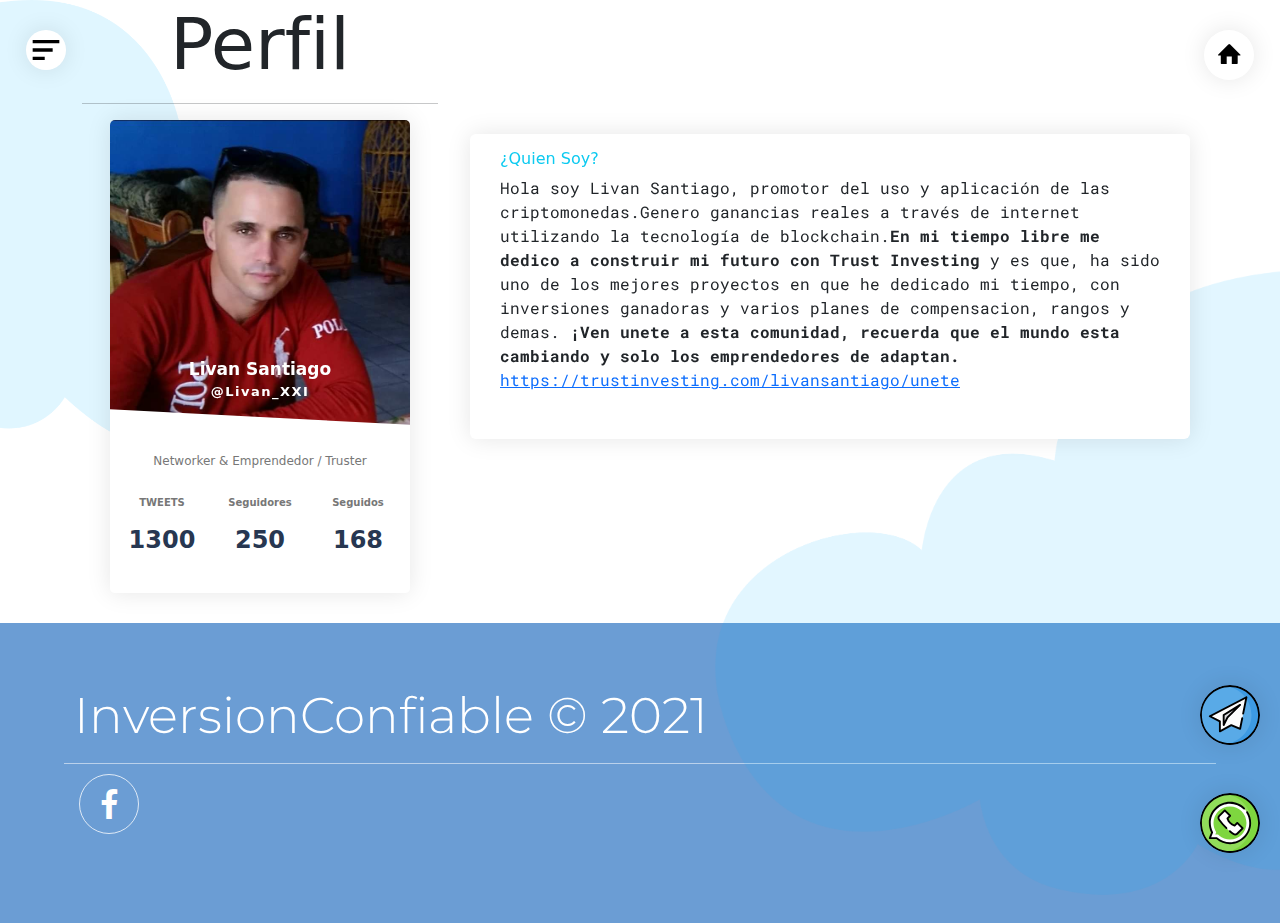
<file: Quien-Soy2/index.html>
<!DOCTYPE html>
<html lang="es">
<head>
    <meta charset="UTF-8">
    <meta http-equiv="X-UA-Compatible" content="IE=edge">
    <meta name="viewport" content="width=device-width, initial-scale=1.0">
    <title>Document</title>
    <link rel="stylesheet" href="style.css">
    <link rel="stylesheet" href="style/fontello.css">
    <link rel="stylesheet" href="style/fontello2.css">
    <link rel="stylesheet" href="bootstrap-5.0.0-beta3-dist/css/bootstrap.min.css">
</head>
<body>
    <div class="hamburguer2">
        <a href="../index.html"><i class="icon-home fijo"></i></a>
    </div>
    <main>
        <div class="contenedor-fondo">
            <img src="Imagenes/1de2.png" alt="" class="imagenbody">
        </div>
        <div class="contenedor-fondo2">
            <img src="Imagenes/2de2.png" alt="" class="imagenbody">
        </div>
        <div class="what">
            <a href="https://api.whatsapp.com/send?phone=5354190384">
                <img src="Imagenes/whatsapp.svg" alt="" class="logo ">
            </a>
        </div>
        <div class="teleg">
            <a href="https://t.me/Livan_XXI">
                <img src="Imagenes/telegram.svg" alt="" class="logo2 ">
            </a>
        </div>
        <nav class="menu-navegacion">
            <div class="contenido-navegacion">
                <a href="#" class="especial">¿Quien soy?<i class="icon-user edit"></i></a>
                <a href="../Como-Registrarme-en-TrustInvesting/index.html">¿Como Registrarme en TrustInvesting?<i class="icon-login edit"></i></a>
                <a href="../Plan Pasivo e Interes Compuesto/index.html">Plan Pasivo e Interes Compuesto <i class="icon-dollar edit"></i></a>
                <a href="../Plan-De-Compensacion-y-Detalles/index.html">Plan de Compensación y Detalles <i class="icon-money edit"></i></a>
                <a href="../Rango-o-Plan-de-Carreras/index.html">Rango o Plan de Carreras <i class="icon-child edit"></i></a>
                <a href="../Como-comprar-un-paquete/index.html">Como comprar un paquete<i class="icon-box edit"></i></a>
                <a href="../Preguntas-Frecuentes/index.html">Preguntas Frecuentes <i class="icon-help edit"></i></a>
            </div>
        </nav>
        <img src="Imagenes/bx-menu-alt-left.svg" alt="" class="hamburguer">
        <div class="hola"></div>

        <div class="container ">
            <div class="row centrar">
                <div class="col-md-4 ">
                    <h4 class="text-center display-2"><strong>Perfil</strong></h4>
                    <hr>
                    <div class="profile-card-4 text-center">
                        <img src="../Imagenes/livan.jpeg" class="img img-responsive">
                        <div class="profile-content">
                            <div class="profile-name">Livan Santiago
                                <p>@Livan_XXI</p>
                            </div>
                            <div class="profile-description">Networker & Emprendedor / Truster</div>
                            <div class="row">
                                <div class="col">
                                    <div class="profile-overview">
                                        <p>TWEETS</p>
                                        <h4>1300</h4></div>
                                </div>
                                <div class="col">
                                    <div class="profile-overview">
                                        <p>Seguidores</p>
                                        <h4>250</h4></div>
                                </div>
                                <div class="col">
                                    <div class="profile-overview">
                                        <p>Seguidos</p>
                                        <h4>168</h4></div>
                                </div>
                            </div>
                        </div>
                    </div>
                </div>
                <article class="col-md-8">
                    <div class="cards-1">
                        <div class="card2 card-blog">
                            <div class="table">
                                <h6 class="category text-info">¿Quien Soy?</h6>
                                <p class="card-description">Hola soy Livan Santiago, promotor del uso y aplicación de las criptomonedas.Genero ganancias reales a través de internet utilizando la tecnología de blockchain.<strong>En mi tiempo libre me dedico a construir mi futuro con Trust Investing </strong> y es que, ha sido uno de los mejores proyectos en que he dedicado mi tiempo, con inversiones ganadoras y varios planes de compensacion, rangos y demas. <strong>¡Ven unete a esta comunidad, recuerda que el mundo esta cambiando y solo los emprendedores de adaptan.</strong> <a href="https://trustinvesting.com/livansantiago/unete">https://trustinvesting.com/livansantiago/unete</a> </p>
                            </div>
                        </div>
                    </div>
                </article>
            </div>
        </div>

    </main>

    <footer>
        <div class="contenedor">
            <p class="copy">InversionConfiable &copy; 2021</p>
            <div class="sociales">
                <a class="icon-facebook" href="https://www.facebook.com/livan.santiagodiaz"></a>
            </div>
        </div>
    </footer>
    <script src="codigo.js"></script>
    <script src="./bootstrap-5.0.0-beta3-dist/js/bootstrap.min.js"></script>
    <script src="./bootstrap-5.0.0-beta3-dist/js/bootstrap.bundle.min.js"></script>
</body>
</html>
</file>
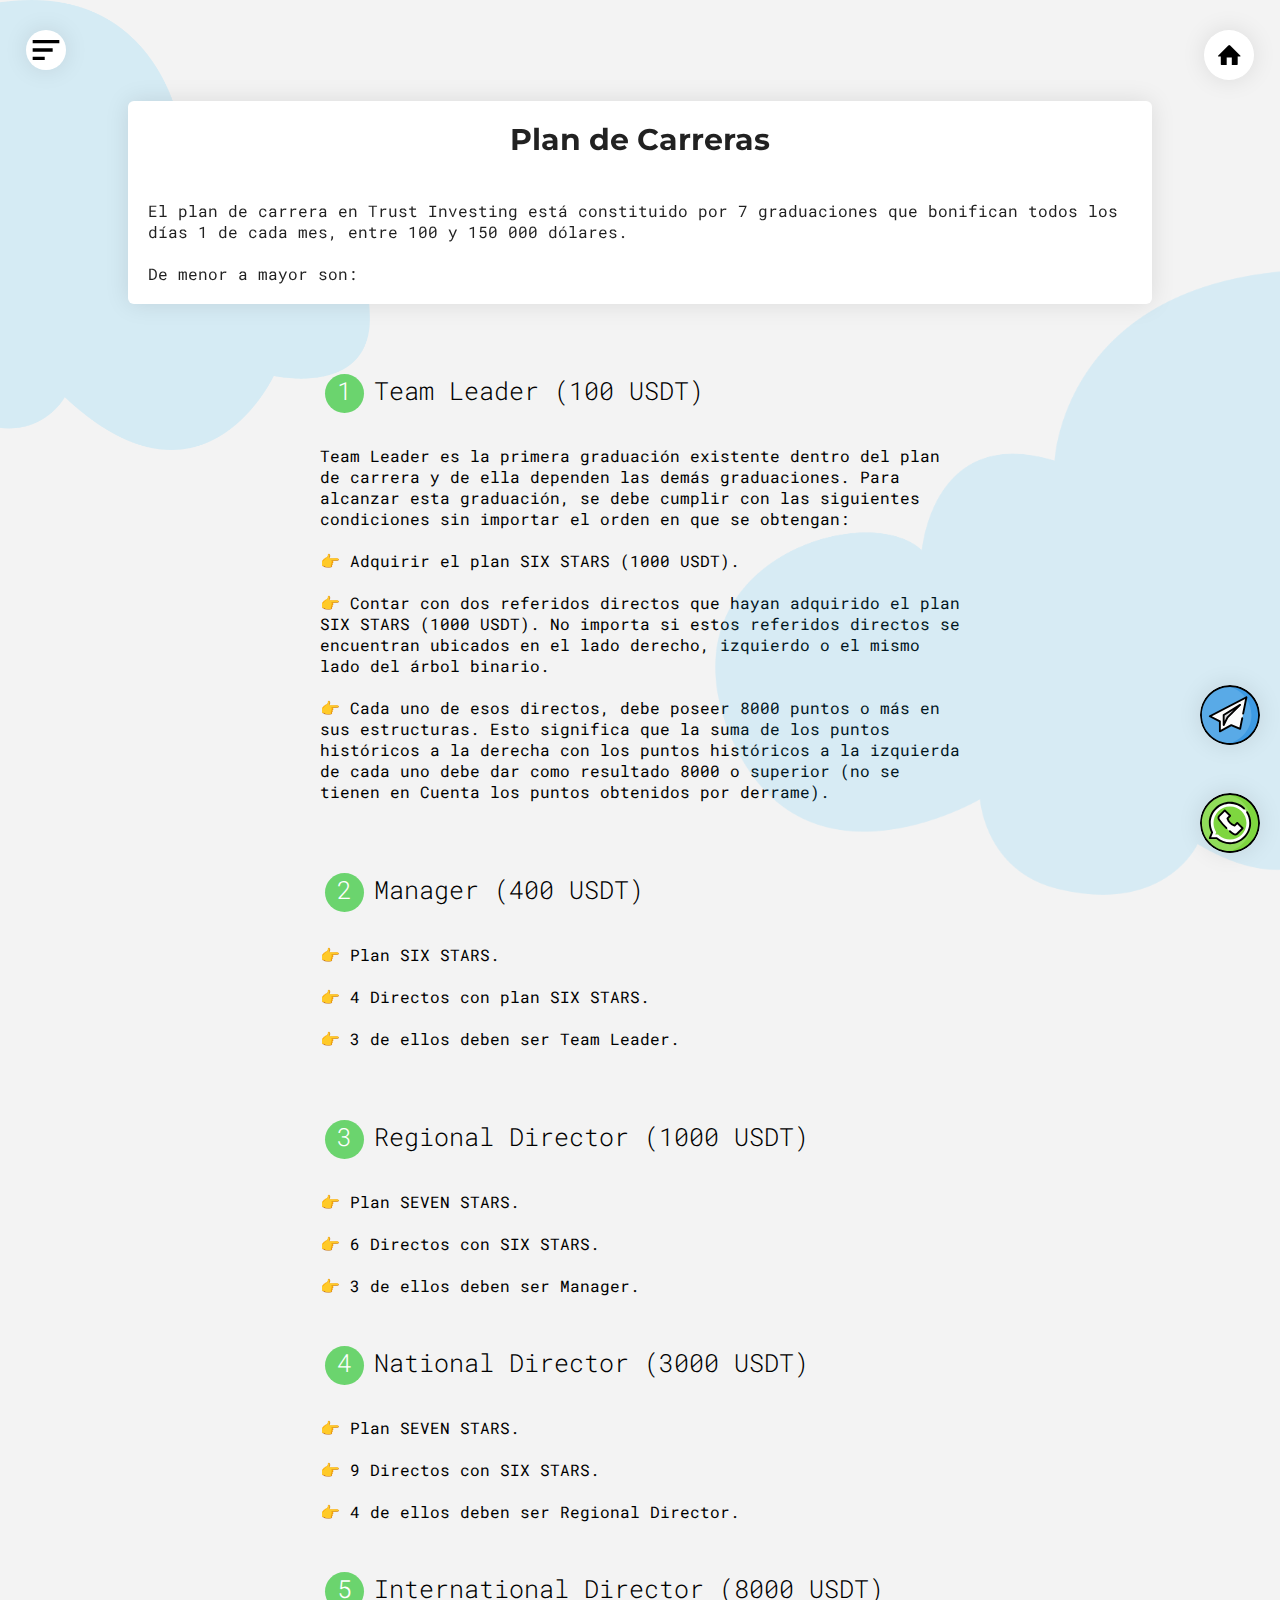
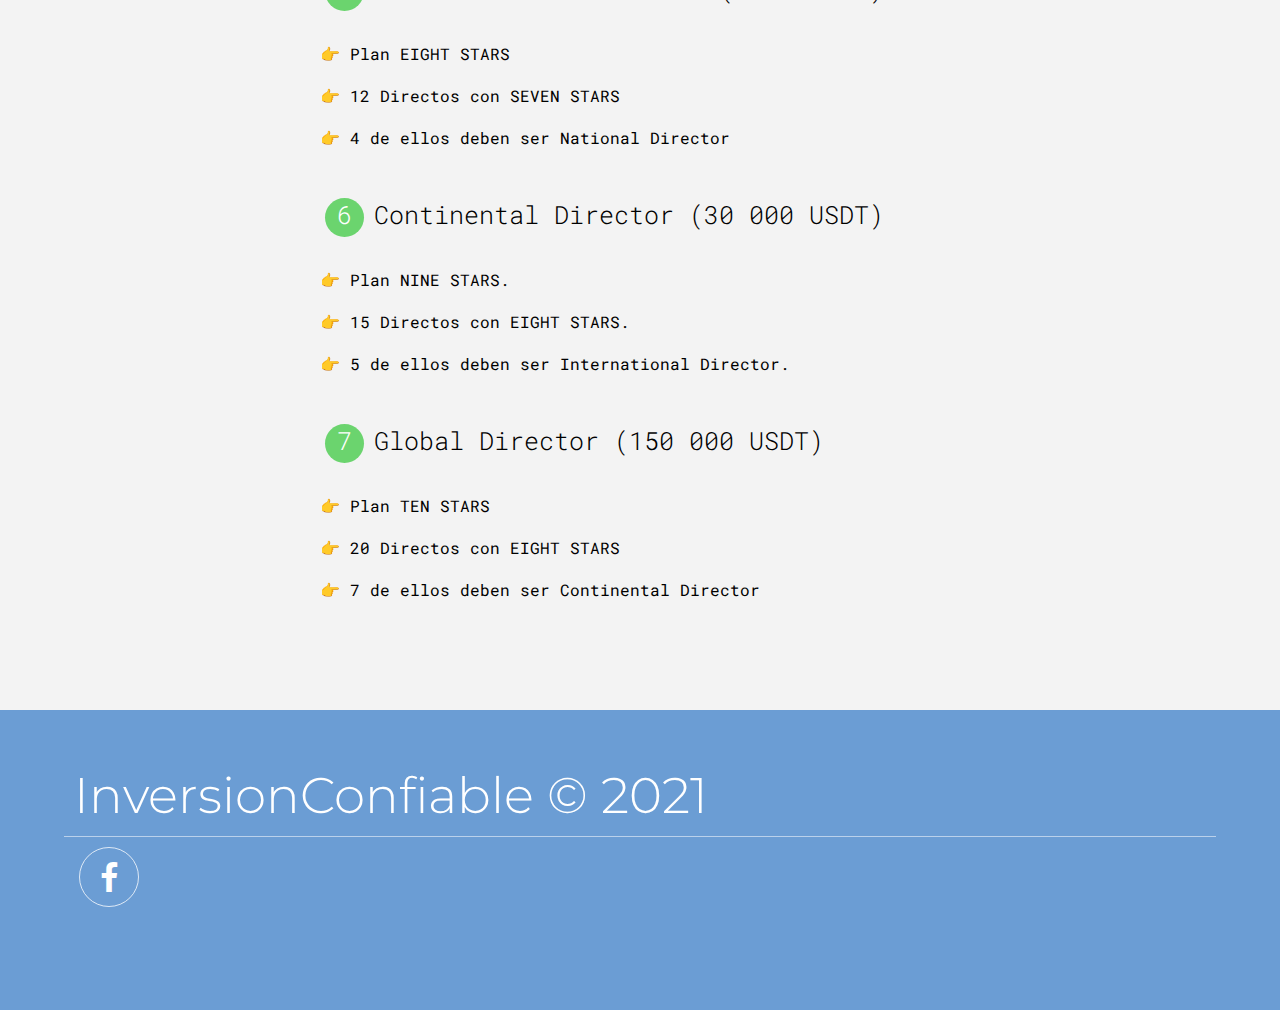
<file: Rango-o-Plan-de-Carreras/index.html>
<!DOCTYPE html>
<html lang="es">
<head>
    <meta charset="UTF-8">
    <meta http-equiv="X-UA-Compatible" content="IE=edge">
    <meta name="viewport" content="width=device-width, initial-scale=1.0">
    <title>Document</title>
    <link rel="stylesheet" href="style.css">
    <link rel="stylesheet" href="style/fontello.css">
    <link rel="stylesheet" href="style/fontello2.css">
</head>
<body>
    <div class="hamburguer2">
        <a href="../index.html"><i class="icon-home fijo"></i></a>
    </div>
    <div class="contenedor-fondo">
        <img src="Imagenes/1de2.png" alt="" class="imagenbody">
    </div>
    <div class="contenedor-fondo2">
        <img src="Imagenes/2de2.png" alt="" class="imagenbody">
    </div>
    <div class="what">
        <a href="https://api.whatsapp.com/send?phone=5354190384">
            <img src="Imagenes/whatsapp.svg" alt="" class="logo ">
        </a>
    </div>
    <div class="teleg">
        <a href="https://t.me/Livan_XXI">
            <img src="Imagenes/telegram.svg" alt="" class="logo2 ">
        </a>
    </div>
    <nav class="menu-navegacion">
        <div class="contenido-navegacion">
            <a href="../Quien-Soy2/index.html" class="especial">¿Quien soy?<i class="icon-user edit"></i></a>
            <a href="../Como-Registrarme-en-TrustInvesting/index.html">¿Como Registrarme en TrustInvesting?<i class="icon-login edit"></i></a>
            <a href="../Plan Pasivo e Interes Compuesto/index.html">Plan Pasivo e Interes Compuesto <i class="icon-dollar edit"></i></a>
            <a href="../Plan-De-Compensacion-y-Detalles/index.html">Plan de Compensación y Detalles <i class="icon-money edit"></i></a>
            <a href="#">Rango o Plan de Carreras <i class="icon-child edit"></i></a>
            <a href="../Como-comprar-un-paquete/index.html">Como comprar un paquete<i class="icon-box edit"></i></a>
            <a href="../Preguntas-Frecuentes/index.html">Preguntas Frecuentes <i class="icon-help edit"></i></a>
        </div>
    </nav>
    <img src="Imagenes/bx-menu-alt-left.svg" alt="" class="hamburguer">
    <div class="hola"></div>

    <main class="cards-1">
        <div class="card2 card-blog">
            <div class="table">
                <p><strong class="primero">Plan de Carreras</strong></p>
                    <br>
                    <br>
                    <p>El plan de carrera en Trust Investing está constituido por 7 graduaciones que bonifican todos los días 1 de cada mes, entre 100 y 150 000 dólares.</p>
                    <br>
                    <p>De menor a mayor son:</p>
            </div>
        </div>
        <!--Pasos para el registro-->
        <section class="section-pasos">
            <div class="contenedor">
                <div class="pasos">
                    <h3 class="subtitulo"><span>1</span>Team Leader (100 USDT)</h3>
                    <p class="parrafo"> Team Leader es la primera graduación existente dentro del plan de carrera y de ella dependen las demás graduaciones. Para alcanzar esta graduación, se debe cumplir con las siguientes condiciones sin importar el orden en que se obtengan:</p>
                    <br>
                    <ul>
                        <li>👉 Adquirir el plan SIX STARS (1000 USDT).</li>
                        <br>
                        <li>👉 Contar con dos referidos directos que hayan adquirido el plan SIX STARS (1000 USDT). No importa si estos referidos directos se encuentran ubicados en el lado derecho, izquierdo o el mismo lado del árbol binario.</li>
                        <br>
                        <li>👉 Cada uno de esos directos, debe poseer 8000 puntos o más en sus estructuras. Esto significa que la suma de los puntos históricos a la derecha con los puntos históricos a la izquierda de cada uno debe dar como resultado 8000 o superior (no se tienen en Cuenta los puntos obtenidos por derrame).</li>
                        <br>
                    </ul>
                </div>
            </div>
        </section>
        <section class="section-pasos">

            <div class="contenedor">
                <div class="pasos">
                    <h3 class="subtitulo"><span>2</span>Manager (400 USDT)</h3>
                    <ul>
                        <li>👉 Plan SIX STARS.</li>
                        <br>
                        <li>👉 4 Directos con plan SIX STARS.</li>
                        <br>
                        <li>👉 3 de ellos deben ser Team Leader.</li>
                        <br>
                    </ul>
                </div>
            </div>
        </section>
        <section class="section-pasos">
            <div class="contenedor">
                <div class="pasos">
                    <h3 class="subtitulo"><span>3</span>Regional Director (1000 USDT)</h3>
                    <ul>
                        <li>👉 Plan SEVEN STARS.</li>
                        <br>
                        <li>👉 6 Directos con SIX STARS.</li>
                        <br>
                        <li>👉 3 de ellos deben ser Manager.</li>
                    </ul>
                </div>
            </div>
        </section>
        <section class="section-pasos">
            <div class="contenedor">
                <div class="pasos">
                    <h3 class="subtitulo"><span>4</span>National Director (3000 USDT)</h3>
                    <ul>
                        <li>👉 Plan SEVEN STARS.</li>
                        <br>
                        <li>👉 9 Directos con SIX STARS.</li>
                        <br>
                        <li>👉 4 de ellos deben ser Regional Director.</li>
                    </ul>
                </div>
            </div>
        </section>
        <section class="section-pasos">
            <div class="contenedor">
                <div class="pasos">
                    <h3 class="subtitulo"><span>5</span>International Director (8000 USDT)</h3>
                    <ul>
                        <li>👉 Plan EIGHT STARS</li>
                        <br>
                        <li>👉 12 Directos con SEVEN STARS</li>
                        <br>
                        <li>👉 4 de ellos deben ser National Director</li>
                    </ul>
                </div>
            </div>
        </section>
        <section class="section-pasos">
            <div class="contenedor">
                <div class="pasos">
                    <h3 class="subtitulo"><span>6</span>Continental Director (30 000 USDT)</h3>
                    <ul>
                        <li>👉 Plan NINE STARS.</li>
                        <br>
                        <li>👉 15 Directos con EIGHT STARS.</li>
                        <br>
                        <li>👉 5 de ellos deben ser International Director.</li>
                    </ul>
                </div>
            </div>
        </section>
        <section class="section-pasos">
            <div class="contenedor">
                <div class="pasos">
                    <h3 class="subtitulo"><span>7</span>Global Director (150 000 USDT)</h3>
                    <ul>
                        <li>👉 Plan TEN STARS</li>
                        <br>
                        <li>👉 20 Directos con EIGHT STARS</li>
                        <br>
                        <li>👉 7 de ellos deben ser Continental Director</li>
                    </ul>
                </div>
            </div>
        </section>
    </main>
    <footer>
        <div class="contenedor">
            <p class="copy">InversionConfiable &copy; 2021</p>
            <div class="sociales">
                <a class="icon-facebook" href="https://www.facebook.com/livan.santiagodiaz"></a>
            </div>
        </div>
    </footer>
    <script src="codigo.js"></script>
</body>
</html>
</file>
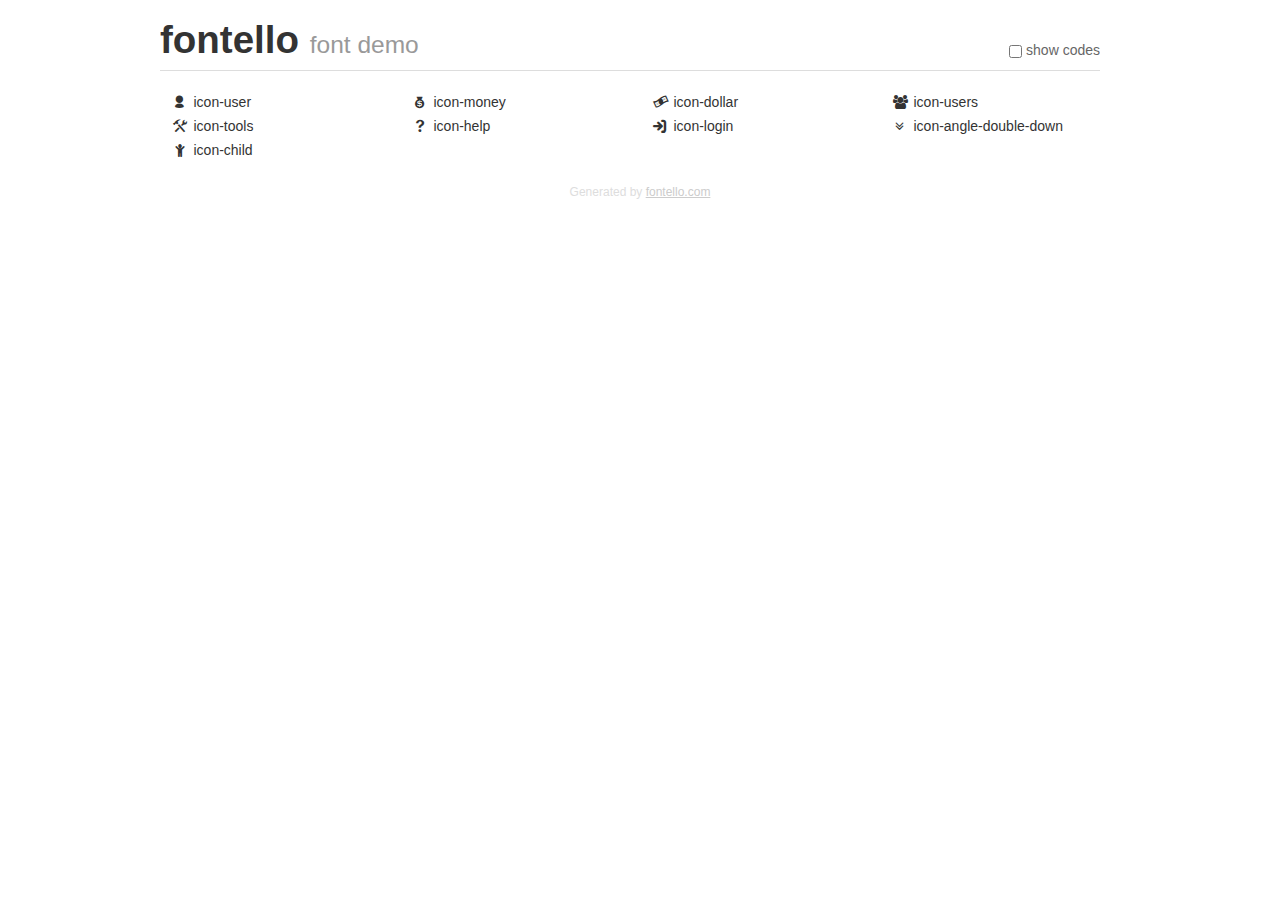
<file: fontello-63e56ad1/demo.html>
<!DOCTYPE html>
<html>
  <head><!--[if lt IE 9]><script language="javascript" type="text/javascript" src="//html5shim.googlecode.com/svn/trunk/html5.js"></script><![endif]-->
    <meta charset="UTF-8"><style>/*
 * Bootstrap v2.2.1
 *
 * Copyright 2012 Twitter, Inc
 * Licensed under the Apache License v2.0
 * http://www.apache.org/licenses/LICENSE-2.0
 *
 * Designed and built with all the love in the world @twitter by @mdo and @fat.
 */
.clearfix {
  *zoom: 1;
}
.clearfix:before,
.clearfix:after {
  display: table;
  content: "";
  line-height: 0;
}
.clearfix:after {
  clear: both;
}
html {
  font-size: 100%;
  -webkit-text-size-adjust: 100%;
  -ms-text-size-adjust: 100%;
}
a:focus {
  outline: thin dotted #333;
  outline: 5px auto -webkit-focus-ring-color;
  outline-offset: -2px;
}
a:hover,
a:active {
  outline: 0;
}
button,
input,
select,
textarea {
  margin: 0;
  font-size: 100%;
  vertical-align: middle;
}
button,
input {
  *overflow: visible;
  line-height: normal;
}
button::-moz-focus-inner,
input::-moz-focus-inner {
  padding: 0;
  border: 0;
}
body {
  margin: 0;
  font-family: "Helvetica Neue", Helvetica, Arial, sans-serif;
  font-size: 14px;
  line-height: 20px;
  color: #333;
  background-color: #fff;
}
a {
  color: #08c;
  text-decoration: none;
}
a:hover {
  color: #005580;
  text-decoration: underline;
}
.row {
  margin-left: -20px;
  *zoom: 1;
}
.row:before,
.row:after {
  display: table;
  content: "";
  line-height: 0;
}
.row:after {
  clear: both;
}
[class*="span"] {
  float: left;
  min-height: 1px;
  margin-left: 20px;
}
.container,
.navbar-static-top .container,
.navbar-fixed-top .container,
.navbar-fixed-bottom .container {
  width: 940px;
}
.span12 {
  width: 940px;
}
.span11 {
  width: 860px;
}
.span10 {
  width: 780px;
}
.span9 {
  width: 700px;
}
.span8 {
  width: 620px;
}
.span7 {
  width: 540px;
}
.span6 {
  width: 460px;
}
.span5 {
  width: 380px;
}
.span4 {
  width: 300px;
}
.span3 {
  width: 220px;
}
.span2 {
  width: 140px;
}
.span1 {
  width: 60px;
}
[class*="span"].pull-right,
.row-fluid [class*="span"].pull-right {
  float: right;
}
.container {
  margin-right: auto;
  margin-left: auto;
  *zoom: 1;
}
.container:before,
.container:after {
  display: table;
  content: "";
  line-height: 0;
}
.container:after {
  clear: both;
}
p {
  margin: 0 0 10px;
}
.lead {
  margin-bottom: 20px;
  font-size: 21px;
  font-weight: 200;
  line-height: 30px;
}
small {
  font-size: 85%;
}
h1 {
  margin: 10px 0;
  font-family: inherit;
  font-weight: bold;
  line-height: 20px;
  color: inherit;
  text-rendering: optimizelegibility;
}
h1 small {
  font-weight: normal;
  line-height: 1;
  color: #999;
}
h1 {
  line-height: 40px;
}
h1 {
  font-size: 38.5px;
}
h1 small {
  font-size: 24.5px;
}
body {
  margin-top: 90px;
}
.header {
  position: fixed;
  top: 0;
  left: 50%;
  margin-left: -480px;
  background-color: #fff;
  border-bottom: 1px solid #ddd;
  padding-top: 10px;
  z-index: 10;
}
.footer {
  color: #ddd;
  font-size: 12px;
  text-align: center;
  margin-top: 20px;
}
.footer a {
  color: #ccc;
  text-decoration: underline;
}
.the-icons {
  font-size: 14px;
  line-height: 24px;
}
.switch {
  position: absolute;
  right: 0;
  bottom: 10px;
  color: #666;
}
.switch input {
  margin-right: 0.3em;
}
.codesOn .i-name {
  display: none;
}
.codesOn .i-code {
  display: inline;
}
.i-code {
  display: none;
}
@font-face {
      font-family: 'fontello';
      src: url('./font/fontello.eot?6312039');
      src: url('./font/fontello.eot?6312039#iefix') format('embedded-opentype'),
           url('./font/fontello.woff?6312039') format('woff'),
           url('./font/fontello.ttf?6312039') format('truetype'),
           url('./font/fontello.svg?6312039#fontello') format('svg');
      font-weight: normal;
      font-style: normal;
    }
     
     
    .demo-icon
    {
      font-family: "fontello";
      font-style: normal;
      font-weight: normal;
      speak: never;
     
      display: inline-block;
      text-decoration: inherit;
      width: 1em;
      margin-right: .2em;
      text-align: center;
      /* opacity: .8; */
     
      /* For safety - reset parent styles, that can break glyph codes*/
      font-variant: normal;
      text-transform: none;
     
      /* fix buttons height, for twitter bootstrap */
      line-height: 1em;
     
      /* Animation center compensation - margins should be symmetric */
      /* remove if not needed */
      margin-left: .2em;
     
      /* You can be more comfortable with increased icons size */
      /* font-size: 120%; */
     
      /* Font smoothing. That was taken from TWBS */
      -webkit-font-smoothing: antialiased;
      -moz-osx-font-smoothing: grayscale;
     
      /* Uncomment for 3D effect */
      /* text-shadow: 1px 1px 1px rgba(127, 127, 127, 0.3); */
    }
     </style>
    <link rel="stylesheet" href="css/animation.css"><!--[if IE 7]><link rel="stylesheet" href="css/" + font.fontname + "-ie7.css"><![endif]-->
    <script>
      function toggleCodes(on) {
        var obj = document.getElementById('icons');
      
        if (on) {
          obj.className += ' codesOn';
        } else {
          obj.className = obj.className.replace(' codesOn', '');
        }
      }
      
    </script>
  </head>
  <body>
    <div class="container header">
      <h1>fontello <small>font demo</small></h1>
      <label class="switch">
        <input type="checkbox" onclick="toggleCodes(this.checked)">show codes
      </label>
    </div>
    <div class="container" id="icons">
      <div class="row">
        <div class="the-icons span3" title="Code: 0xe800"><i class="demo-icon icon-user">&#xe800;</i> <span class="i-name">icon-user</span><span class="i-code">0xe800</span></div>
        <div class="the-icons span3" title="Code: 0xe801"><i class="demo-icon icon-money">&#xe801;</i> <span class="i-name">icon-money</span><span class="i-code">0xe801</span></div>
        <div class="the-icons span3" title="Code: 0xe802"><i class="demo-icon icon-dollar">&#xe802;</i> <span class="i-name">icon-dollar</span><span class="i-code">0xe802</span></div>
        <div class="the-icons span3" title="Code: 0xe803"><i class="demo-icon icon-users">&#xe803;</i> <span class="i-name">icon-users</span><span class="i-code">0xe803</span></div>
      </div>
      <div class="row">
        <div class="the-icons span3" title="Code: 0xe804"><i class="demo-icon icon-tools">&#xe804;</i> <span class="i-name">icon-tools</span><span class="i-code">0xe804</span></div>
        <div class="the-icons span3" title="Code: 0xe805"><i class="demo-icon icon-help">&#xe805;</i> <span class="i-name">icon-help</span><span class="i-code">0xe805</span></div>
        <div class="the-icons span3" title="Code: 0xf02c"><i class="demo-icon icon-login">&#xf02c;</i> <span class="i-name">icon-login</span><span class="i-code">0xf02c</span></div>
        <div class="the-icons span3" title="Code: 0xf103"><i class="demo-icon icon-angle-double-down">&#xf103;</i> <span class="i-name">icon-angle-double-down</span><span class="i-code">0xf103</span></div>
      </div>
      <div class="row">
        <div class="the-icons span3" title="Code: 0xf1ae"><i class="demo-icon icon-child">&#xf1ae;</i> <span class="i-name">icon-child</span><span class="i-code">0xf1ae</span></div>
      </div>
    </div>
    <div class="container footer">Generated by <a href="https://fontello.com">fontello.com</a></div>
  </body>
</html>
</file>
<file: style/estilos.css>
@import url('https://fonts.googleapis.com/css2?family=Montserrat:wght@100&family=Roboto+Mono:wght@300&display=swap');
:root{
    --primario:#6B9DD4;
    --secundario:#D46BD2;
    --terciario:#D4A26B;
    --cuaternario:#6BD46E;
    --titulos:'Montserrat';
    --cuerpo:'Roboto Mono';
}

* {
    margin: 0;
    padding: 0;
    box-sizing: border-box;
}
body {
    font-family: var(--cuerpo);
    font-size: 16px;
    background: rgb(243, 243, 243);
}
body {
    font-family: var(--cuerpo);
    font-size: 16px;
    background: rgb(243, 243, 243);
}
.what{
    width: 60px;
    height: 60px;
    border-radius: 50%;
    position: fixed;
    bottom: 3vh;
    right: 0;
    margin: 20px;
    background-size: cover;
    box-shadow: 0px 0px 25px rgba(0, 0, 0, 0.1);
    z-index: 10;
}
.logo{
    width: 100%;
    height: 100%;
    border-radius: 50%;

}
.teleg{
    width: 60px;
    height: 60px;
    border-radius: 50%;
    position: fixed;
    bottom: 15vh;

    right: 0px;
    margin: 20px;
    background-size: cover;
    box-shadow: 0px 0px 25px rgba(0, 0, 0, 0.1);
    z-index: 10;
}
.logo2{width: 100%;
    height: 100%;
    border-radius: 50%;
}
.hamburguer{
    position: fixed;
    top: 30px;
    left: 2%;
    background: #fff;
    width: 40px;
    height: 40px;
    cursor: pointer;
    border-radius: 50%;
    box-shadow: 0px 0px 25px rgba(0, 0, 0, 0.1);
    z-index: 10;
}

.menu-navegacion{
    position: fixed;
    bottom: 0;
    left: 0;
    width: 40vw;
    height: 100%;
    background: rgba(0, 0, 0, 0.829);
    display: flex;
    flex-direction: column;
    justify-content: center;
    align-items: center;
    transition: transform .3s ease-in-out;
    transform: translate(-110%);
    box-shadow: 0 0 6px rgba(0,0,0,.5);
    z-index: 10;

}
.edit{
    font-size: 40px;
    position: absolute;
    left: 17%;
}

.spread{
    transform: translate(0);
}
.contenido-navegacion{

  position: relative;
}
.menu-navegacion a{
    color:#fff;
    text-decoration: none;
    margin: 5px 0px 5px 30%;
    display: flex;
    align-items: center;
    margin-top: 10px;
    width: 60%;
    height: 50px;
    border-bottom: 1px solid rgba(255, 255, 255, 0.5) ;
}


/* Header */

header {

    width: 100%;
    height: 650px;
    background-image: url(../Imagenes/pexels-fauxels-3183197\ \(1\).jpg);
    background-attachment: fixed;
    background-size: cover;
    position: relative;
    overflow: hidden;
    color: #fff;
    text-align: left;
}
.logo-investing{
    width: 15%;
    height: auto;
    position: absolute;
    top: 0;
    right: 0;
    margin: 15px;
}
.investing{
    width: 100%;
    height: 100%;
    display: block;
    background-size: cover;
}
header .textos {
    margin: 152px 0 0 30px;
}
header .titulo {
    font-size: 85px;
    font-family: var(--titulos);
}
header .subtitulo {
    font-size: 42px;
    font-weight: 300;
    margin-bottom: 32px;
    font-family: var(--cuerpo);
}
header .boton {

        display: inline-block;
        padding: 8px;
        width: 150px;

        font-weight: 300;
        border: 1px solid rgba(255, 255, 255, 0.7);
        color: rgb(255, 255, 255);
        font-size: 20px;
        text-align: center;
        text-decoration: none;
        border-radius: 16px;
        margin-top: 15px;
        font-family: var(--cuerpo);

}
header .boton:hover{
    background: rgba(167, 167, 167, 0.226);
}
.sesgoabajo {
    z-index: 10;
    position: absolute;
    bottom: 0;
    left: 0;
    border-width: 0 0 35vh 100vw;
    border-style: solid;
    border-color: transparent transparent rgb(243, 243, 243) transparent;
}
.sesgoarriba {
    z-index: 10;
    position: absolute;
    top: 0;
    left: 0;
    border-width: 35vh 100vw 0 0;
    border-style: solid;
    border-color: rgb(243, 243, 243) transparent transparent transparent;
}

/*---------------------------------------------------------------------- /
PERFIL EN LA PRINCIPAL
----------------------------------------------------------------------- */
.section-gray {
    display: flex;
    width: 100%;
    justify-content: center;

}
.contenido-perfil{
    width: 90%;
    display: flex;
    align-items: center;
    flex-wrap: wrap;
    justify-content: space-evenly;
}
.card {
    display: inline-block;
    position: relative;
    width: 30%;
    margin-bottom: 30px;
    border-radius: 6px;
    color: rgba(0, 0, 0, 0.87);
    background: #fff;
    box-shadow: 0 2px 2px 0 rgba(0, 0, 0, 0.14), 0 3px 1px -2px rgba(0, 0, 0, 0.2), 0 1px 5px 0 rgba(0, 0, 0, 0.12);
}
.card .card-image {
    display: flex;
    position: relative;
    overflow: hidden;
    margin-left: 15px;
    margin-right: 15px;
    margin-top: -30px;
    border-radius: 6px;
    box-shadow: 0 16px 38px -12px rgba(0, 0, 0, 0.56), 0 4px 25px 0px rgba(0, 0, 0, 0.12), 0 8px 10px -5px rgba(0, 0, 0, 0.2);
}
.card .card-image img {
    width: 100%;
    height: 100%;
    border-radius: 6px;
    pointer-events: none;
    overflow: hidden;
    background-size: cover;
}
.card .card-image .card-caption {
    position: absolute;
    bottom: 15px;
    left: 15px;
    color: #fff;
    font-size: 1.3em;
    text-shadow: 0 2px 5px rgba(33, 33, 33, 0.5);
}
.card img {
    width: 100%;
    height: auto;
}
.table {
    margin-bottom: 0px;
}
.card .table {
    padding: 15px 30px;
}
.card [class*="table-"] {
    color: #FFFFFF;
    border-radius: 6px;
}
.card [class*="table-"] .card-caption a,
.card [class*="table-"] .card-caption,
.card [class*="table-"] .icon i {
    color: #FFFFFF;
}
.card [class*="table-"] .icon i {
    border-color: rgba(255, 255, 255, 0.25);
}
.card [class*="table-"] .ftr .stats,
.card [class*="table-"] .category,
.card [class*="table-"] .card-description {
    color: rgba(255, 255, 255, 0.8);
}
.card-profile {
    margin-top: 30px;
    text-align: center;
}
.category {
    margin: 15px 0;
}
.card-caption,
.card-caption a {
    color: #333;
    text-decoration: none;

}
.primero{
    font-size: 20px;
}
.card-caption {
    font-weight: 700;
    font-family: "Roboto Slab", "Times New Roman", serif;
}
.card-profile .btn-just-icon.btn-raised,
.card-testimonial .btn-just-icon.btn-raised {
    margin-left: 6px;
    margin-right: 6px;
}
.card-testimonial .card-description + .card-caption {
    margin-top: 30px;
}
.text-gray {
    color: #888;
}
.btn {
    display: inline-block;
    text-align: center;

    justify-content: center;


    cursor: pointer;
    -webkit-user-select: none;
    -moz-user-select: none;
    -ms-user-select: none;
    user-select: none;
    background-image: none;
    border: 1px solid transparent;
    border-radius: 4px;
}
.btn.btn-round,
.navbar .navbar-nav > li > a.btn.btn-round {
    border-radius: 30px;
}
.btn.btn-just-icon,
.navbar .navbar-nav > li > a.btn.btn-just-icon {
    font-size: 20px;
    padding: 12px 12px;
    line-height: 1em;
}
.btn.btn-just-icon i,
.navbar .navbar-nav > li > a.btn.btn-just-icon i {
    width: 20px;
}
/* facebook */
.btn.btn-facebook,
.navbar .navbar-nav > li > a.btn.btn-facebook {
    background-color: #3b5998;
    color: #fff;
    box-shadow: 0 2px 2px 0 rgba(59, 89, 152, 0.14), 0 3px 1px -2px rgba(59, 89, 152, 0.2), 0 1px 5px 0 rgba(59, 89, 152, 0.12);
}
.btn.btn-facebook:focus,
.btn.btn-facebook:active,
.btn.btn-facebook:hover {
    background-color: #3b5998;
    color: #fff;
    box-shadow: 0 14px 26px -12px rgba(59, 89, 152, 0.42), 0 4px 23px 0px rgba(0, 0, 0, 0.12), 0 8px 10px -5px rgba(59, 89, 152, 0.2);
}
.btn.btn-facebook.btn-simple,
.navbar .navbar-nav > li > a.btn.btn-facebook.btn-simple {
    color: #3b5998;
    background-color: transparent;
    box-shadow: none;
}
/*twitter*/
.btn.btn-twitter,
.navbar .navbar-nav > li > a.btn.btn-twitter {
    background-color: #55acee;
    color: #fff;
    box-shadow: 0 2px 2px 0 rgba(85, 172, 238, 0.14), 0 3px 1px -2px rgba(85, 172, 238, 0.2), 0 1px 5px 0 rgba(85, 172, 238, 0.12);
}
.btn.btn-twitter:focus,
.btn.btn-twitter:active,
.btn.btn-twitter:hover {
    background-color: #55acee;
    color: #fff;
    box-shadow: 0 14px 26px -12px rgba(85, 172, 238, 0.42), 0 4px 23px 0px rgba(0, 0, 0, 0.12), 0 8px 10px -5px rgba(85, 172, 238, 0.2);
}
.btn.btn-twitter.btn-simple,
.navbar .navbar-nav > li > a.btn.btn-twitter.btn-simple {
    color: #55acee;
    background-color: transparent;
    box-shadow: none;
}
/*google*/
.btn.btn-google,
.navbar .navbar-nav > li > a.btn.btn-google {
    background-color: #dd4b39;
    color: #fff;
    box-shadow: 0 2px 2px 0 rgba(221, 75, 57, 0.14), 0 3px 1px -2px rgba(221, 75, 57, 0.2), 0 1px 5px 0 rgba(221, 75, 57, 0.12);
}
.btn.btn-google:focus,
.btn.btn-google:active,
.btn.btn-google:hover {
    background-color: #dd4b39;
    color: #fff;
    box-shadow: 0 14px 26px -12px rgba(221, 75, 57, 0.42), 0 4px 23px 0px rgba(0, 0, 0, 0.12), 0 8px 10px -5px rgba(221, 75, 57, 0.2);
}
.btn.btn-google.btn-simple,
.navbar .navbar-nav > li > a.btn.btn-google.btn-simple {
    color: #dd4b39;
    background-color: transparent;
    box-shadow: none;
}
.fa {
    display: inline-block;
    margin: 0;
    text-align: center;
    font-size: 19px;
}
/*
dESCRIPCION DEL PATROCINADOR
*/
.card-description{
    font-weight: 300;
    color: #777;
}
.table {
    margin-bottom: 0px;
    width: 100%;
    padding: 20px;
}
.card-description{
    font-weight: 300;
    color: #777;
}
.card2 {
    display: inline-block;
    position: relative;
    width: 100%;
    margin-bottom: 30px;
    border-radius: 6px;
    color: rgba(0, 0, 0, 0.87);
    background: #fff;
    box-shadow: 0px 0px 25px rgba(0, 0, 0, 0.1);
}
.cards-1{
    margin: 20px 8px;
    width: 50%;
}
/*TERMINA EL PERFIL EN EL BODY*/

/*¿Que es TrustInvesting*//* Main */
.contenedor {
    width: 90%;
    max-width: 1000px;
    margin: auto;
    overflow: hidden;
    margin-bottom: 20px;

}
.sombra{
    box-shadow: 0px 0px 25px rgba(0, 0, 0, 0.1) ;
    border-radius: 10px;
    background: rgba(255, 255, 255, 0.911);
    position: relative;
    height: 450px;

    transition: height .5s ;

}
.contenido{
    padding: 30px;
}
.sombra-interna{
    width: 100%;
    bottom: 0;
    position: absolute;
    height: 0px;
    background: rgba(0, 0, 0, 0.925);
    box-shadow: 0px -20px 110px 110px rgb(255, 255, 255) ;
    transition: transform 1s;


}
.flecha{
    position: absolute;
    bottom: 5px;
    width: 100%;
    height: 70px;
    text-align: center;
    background-size: cover;
    overflow: hidden;
    display: inline-block;

    cursor: pointer;


}
.flecha-interna{
    width: 100%;
    height: 100%;
    display: inline-block;
    cursor: pointer;
    transition: transform .5s;
    font-size: 70px;
    color: rgba(54, 54, 54, 0.671);
}
.sombraDespues{
    height: 1000px;

}
.sombra-internaDespues{
    display:none;
    transition-duration: 1s;
}
.flechaDespues{
    transform: rotate(180deg)
}
.container{
    width: 95%;
    max-width: 1000px;
    margin: auto;
    overflow: hidden;
    margin-bottom: 20px;

}
.acerca-de{
    width: 90%;
    justify-content: center;

    margin: 42px auto ;

}
.ilustracion{
    width:45%;

}

.contenidoIlustracion{
    width: 51%;
    display: block;
    margin: auto;
}

.ilustracion2{
    width: 100%;
    display: flex;
    justify-content: center;
    align-items: center;
    border-radius: 10px;
    box-shadow: 0px 0px 25px rgba(0, 0, 0, 0.1);
}
.sobreNosotros{
    display: flex;
    justify-content: space-evenly;
    flex-wrap: wrap;
    align-items: center;

}
.sobreNosotros2{
    display: flex;
    flex-direction: column ;



}
.sobreNosotros .contenedor{
    width: 50%;

}
.sobreNosotros2 .contenedor{
    width: 50%;
}
.sobre-nosotros {
    text-align: center;
    font-size: 50px;

    font-weight: 300;
    font-family: var(--titulos);

}
.slogan {
    font-size: 24px;
    font-weight: 300;
    text-align: center;
    margin-bottom: 40px;
}
.titulo2{
    margin-bottom: 40px;
}
.parrafo {

    font-weight: 300;
    text-align: justify;
    line-height: 24px;
    color: rgb(24, 16, 16);
    font-family: var(--cuerpo);
    margin-bottom: 15px;

}
.galeria {
    width: 100%;
    height: 500px;
    overflow: hidden;
    display: flex;
    position: relative;
    flex-wrap: wrap;
    z-index: -1;
}
.imagenes {
    width: 20%;
    height: 500px;
    overflow: hidden;

    background-size: cover;
    background-position: 20% 20%;


    position: relative;
}
.imagenes img {
    width: 100%;
    height: 100%;
    object-fit: cover;
    object-position: 53%;
}
.acerca-de .planDeInversion{
    padding-top: 30px;
    border-top: 1px rgba(143, 143, 143, 0.514) solid;
    display:flex;
    flex-direction: column;
    align-items: center;
    margin: auto;
}
.ganancia{
    width: 100%;
    text-align: center;
    font-size: 20px;
}
.imagen-coachin{
    width: 20%;
    background-size: cover;
}
.imagen-coachin img{
    width: 100%;
    height: 100%;
}
.contenido .imagen-coachin{
    text-align: center;
    margin: auto;
    display: block;
    justify-content: center;
}
.contenido .imagen-coachin img{
    width: 100%;
    height: 100%;

}
.descripcion{
    display: flex;
    align-items: center;
    flex-wrap: wrap;
    width: 100%;
    justify-content: space-evenly;

}
.contenido-plan-de-inversion{
    width: 70%;
}
.imagen-inversion{
    width: 80%;

}
.imagen-inversion img{
    background-size: cover;
    overflow: hidden;
    width: 100%;
    height: 100%;
    box-shadow: 0px 0px 25px rgba(0, 0, 0, 0.1) ;
}
.contenedor-sobre-nosotros{
    flex-direction: column;
    justify-content: center;
    align-items:center;
}
.fondo{
    background: var(--primario);
    padding: 35vh 0;

    background: -webkit-linear-gradient(to bottom, #6b9ed4cc, rgba(54, 59, 68, 0.603)), url(../Imagenes/trading.jpg);  /* Chrome 10-25, Safari 5.1-6 */
    background: linear-gradient(to bottom, #6b9ed4cc, rgba(54, 59, 68, 0.603)), url(../Imagenes/trading.jpg);
    background-attachment: fixed;
    background-size: cover;
    position: relative;

    overflow: hidden;
    color: #fff;
    text-align: left;
}
.plan-recompensa{
    z-index: -1;
}
.plan-recompensa .sesgoarriba,.sesgoabajo{
    z-index: 0;
}
.plan-recompensa .contenedor{
    z-index: -1;
    width: 60%;
    max-width: none;
    color: #fff;
}
.plan-recompensa .contenedor .parrafo{
    color: #fff;
}
.plan-recompensa .parrafo a{
    font-weight: bold;
    color: #fff;

}
.plan-recompensa .contenedor span{
    background: rgb(255, 255, 255);
    color: rgb(0, 0, 0);
    border-radius: 50%;
    display: inline-block;
    text-align: center;
    width: 39px;
    height: 39px;
    padding: auto 5px;
    margin: 0 10px 0 5px;
}
.plan-recompensa .subtitulo{
    font-size: 25px;
    font-weight: 300;
    margin-bottom: 32px;
    font-family: var(--cuerpo);
}
.pasos{
    margin-top: 30px ;
}
.pasos .subtitulo{
    margin: 5px;
    padding: 0;
}
.exito{
    padding: 30px 0px;
    background: white;


    display: flex;
    justify-content: space-evenly;
    align-items: center;
    flex-wrap:wrap ;


}
.exito .texto-exito{
  font-size: 50px;
  text-align: center;
  font-weight: 300;
  font-family: var(--titulos);
  width: 50%;


}
.exito .texto-exito p{
    margin-bottom: 40px;

}
.imagen-exito{
    width: 30%;
}
.texto-exito .boton{
    font-family: var(--cuerpo);
    font-size: 30px;
    text-align: center;
    text-decoration: none;
    font-weight: 300;
    display: flex;
    align-items: center;
    justify-content: center ;
    margin: auto;
    padding: 5px;
    width: 250px;
    height: 60px;
    text-align: center;
    border-radius: 5px;
    border: 1px solid #46464679;


    margin-top: 15px;
    color: rgb(0, 0, 0);
    transition: all 1s;
    box-shadow: 3px 0 #4383C9 inset,
                -3px 0 #4383C9 inset ;
}
.texto-exito .boton:hover{
    color: #fff;
    box-shadow: 250px 0 #4383C9 inset,
                -250px 0 #4383C9 inset ;
    border:none;

}

/* Footer */
footer{
    background: var(--primario);
    font-family: var(--titulos);
    width: 100%;
    padding: 0.1px;
    height: 300px;

    padding-top: 5vh;

}
footer .contenedor{
    max-width: none;
    width: 100%;

    display: flex;
    flex-wrap: wrap;
    padding-bottom: 25px;
}
.copy{
     font-size: 50px;
     font-weight: 300;
     padding: 10px;
     border-bottom: 1px solid rgba(255, 255, 255, 0.534);
     width: 90%;
     margin: auto;

     color: #fff;

 }
 .sociales{
     width: 95%;
     text-align: initial;
     font-size: 32px;
     margin-left: 5% ;
     display: flex;
     margin-top: 10px;


 }
 .sociales a{

     text-decoration: none;
     color: #fff;

     width: 60px;
     height: 60px;
     line-height: 50px;
     text-align: center;
     margin-left: 15px;
     border: 1px solid rgba(255, 255, 255, 0.774);

     border-radius: 50%;
     line-height: 60px;

 }
 .sociales a:hover{
    color: #4383C9;
    background: rgba(255, 255, 255, 0.856);


 }






 /*rESPONSIVE*/
 @media screen and (max-width:1100px){
     .sombraDespues{
         height: 1100px;
     }

 }
@media screen and (max-width:900px){

    /*Menu Navegación*/
    .menu-navegacion{
        width: 50%;
    }
    .edit{
        font-size: 20px;


    }
    .menu-navegacion a{
        font-size: 14px;
        margin-left: 25%;
        margin-top: 0;

    }
    .contenido-navegacion{
        margin-top: 0px;
    }

    .sobreNosotros .ilustracion{
        width:55%;
    }
    .sobreNosotros .contenedor{
        width: 95%;
    }

    .sobre-nosotros{
        margin-bottom: 20px;
    }


    .plan-recompensa .contenedor{
        width: 70%;
    }
    .contenidoIlustracion{
        width: 80%;
    }



   .exito .texto-exito{
       font-size: 30px;
       width: 30%;
   }

.texto-exito .boton{

    font-size: 20px;

    width: 180px;
    height: 40px;



}
}

@media screen and (max-width:750px){
    .sobre-nosotros{
        font-size: 50px;
    }
    .ilustracion{
        margin-bottom: 20px;
    }

}

@media screen and (max-width:600px){
    .sombraDespues{
        height: 1200px;
    }
}

@media screen and (max-width:670px){

    /*Menu navegacion*/
    .menu-navegacion{
        width: 70%;
    }

    /*Card Profile*/
    .card{
        width: 80%;
    }

    .cards-1{
        width: 90%;
    }

    /*Plan de Inversion*/
    .imagen-coachin{
        width: 50%;
    }
    .contenido-plan-de-inversion{
        width: 80%;
    }

    .none{
        display:none ;
    }
    .imagenes{
        width: 33.3%;
    }
    .pasos .subtitulo{
        font-size: 20px ;
    }
}

@media screen and (max-width:550px){
    /*Menu Navegacion*/

    .menu-navegacion{
        width: 100%;
    }
    .what{
        width: 45px;
        height: 45px;
    }
    .teleg{
        bottom: 12vh;
        width: 45px;
        height: 45px;
    }
    header .titulo{
        font-size: 50px;
    }
    header .subtitulo{
        font-size: 25px;
    }
    header .boton{
        font-size: 13px;
        width: 100px;
    }

    .sobre-nosotros{
        font-size:30px;
    }
    .slogan{
        font-size: 20px;
    }
    .contenidoIlustracion{
        width: 90%;
    }

    .exito .texto-exito{
        font-size: 20px;
        width: 30%;
    }

    .texto-exito .boton{
        font-size: 15px;
        width: 160px;
        height: 30px;
    }
    .copy{
        text-align: center;
        font-size: 35px;

    }

    .sobreNosotros .ilustracion{
        width: 80%;
    }



}
@media screen and (max-width:470px){
    .sombraDespues{
        height: 1350px;
    }
}

@media screen and (max-width:415px){
    .texto-exito .boton{
        font-size: 13px;
        width: 130px;
        height: 25px;
    }
    .exito .texto-exito{
        font-size: 15px;
    }
    .contenidoIlustracion{
        width: 100%;
    }
    .plan-recompensa .contenedor span{
        width: 30px;
        height: 30px;
        padding: auto 3px;
    }
}
@media screen and (max-width:395px){
    .sombraDespues{
        height: 1400px;
    }
}
@media screen and (max-width:385px){
    .sombraDespues{
        height: 1500px;
    }
}
@media screen and (max-width:375px){
    .sombraDespues{
        height: 1550px;
    }
}
@media screen and (max-width:365px){
    header .titulo{
        font-size: 40px;
    }
    header .subtitulo{
        font-size: 20px;
    }
    .dnone{
        display: none;
    }
    .sombraDespues{
        height: 1650px;
    }
    .imagenes{
        width: 100%;
        height: 500px;
    }
    .copy{
        font-size: 25px;
    }
}

@media screen and (max-width:325px){
    .imagen-exito{
        display: none;
    }
    .exito .texto-exito{
        width: 90%;
    }
    .sombraDespues{
        height: 1750px;
    }
}
@media screen and (max-width:310px){
    .sombraDespues{
        height: 2050px;
    }
}
@media screen and (max-width:275px){
    .sombraDespues{
        height: 2150px;

    }
}
@media screen and (max-width:270px){
    .sombraDespues{
        height: 2270px;
    }

}
@media screen and (max-width:260px){
    .menu-navegacion a{
        margin-top: 9px;
        margin-bottom: 1px;
    }


    header{
        height: 600px;
    }
    .sociales{
        flex-direction: column;
    }
    .sombraDespues{
        height: 2470px;
    }

}


/*Responsive Height*/


@media screen and (min-height:730px){
    header{
      height: 750px;
    }
}
@media screen and (min-height:1000px){
    header{
        height: 800px;
    }
}
@media screen and (min-height:1000px){
    header{
        height: 900px;
    }
    .galeria .sesgoarriba,.galeria .sesgoabajo{
        display: none;
    }
}
@media screen and (max-height:550px){
    .teleg{
        bottom: 15vh;
    }
}
@media screen and (max-height:460px){
    /*Menu Navegacion*/
    .menu-navegacion a{
        margin-top: 5px;
        padding-bottom: 5px;
        font-size: 15px;
        height: auto;

    }
    .edit{
        font-size: 20px;
    }
    .teleg{
        bottom: 17vh;
    }
}

@media screen and (max-height:315px){
    .menu-navegacion a{
        font-size: 12px;
    }
    .edit{
        font-size: 12px;
    }
    .teleg{
        bottom: 20vh;

    }

}
@media screen and (max-height:290px){
    .menu-navegacion a{
        font-size: 12px;
        margin-top: 0;
        padding-bottom: 0;
    }
    .edit{
        font-size: 12px;
    }
    .teleg{
        bottom: 25vh;

    }

}
</file>
<file: style/fontello.css>
@font-face {
  font-family: 'fontello';
  src: url('../font/fontello.eot?52888854');
  src: url('../font/fontello.eot?52888854#iefix') format('embedded-opentype'),
       url('../font/fontello.woff2?52888854') format('woff2'),
       url('../font/fontello.woff?52888854') format('woff'),
       url('../font/fontello.ttf?52888854') format('truetype'),
       url('../font/fontello.svg?52888854#fontello') format('svg');
  font-weight: normal;
  font-style: normal;
}
/* Chrome hack: SVG is rendered more smooth in Windozze. 100% magic, uncomment if you need it. */
/* Note, that will break hinting! In other OS-es font will be not as sharp as it could be */
/*
@media screen and (-webkit-min-device-pixel-ratio:0) {
  @font-face {
    font-family: 'fontello';
    src: url('../font/fontello.svg?52888854#fontello') format('svg');
  }
}
*/
 
 [class^="icon-"]:before, [class*=" icon-"]:before {
  font-family: "fontello";
  font-style: normal;
  font-weight: normal;
 
 
  display: inline-block;
  text-decoration: inherit;
  width: 1em;
 
  text-align: center;
  /* opacity: .8; */
 
  /* For safety - reset parent styles, that can break glyph codes*/
  font-variant: normal;
  text-transform: none;
 
  /* fix buttons height, for twitter bootstrap */
  line-height: 1em;
 
  /* Animation center compensation - margins should be symmetric */
  /* remove if not needed */

 
  /* you can be more comfortable with increased icons size */
  /* font-size: 120%; */
 
  /* Font smoothing. That was taken from TWBS */
  -webkit-font-smoothing: antialiased;
  -moz-osx-font-smoothing: grayscale;
 
  /* Uncomment for 3D effect */
  /* text-shadow: 1px 1px 1px rgba(127, 127, 127, 0.3); */
}
 
.icon-twitter:before { content: '\f099'; } /* '' */
.icon-facebook:before { content: '\f09a'; } /* '' */
.icon-youtube-play:before { content: '\f16a'; } /* '' */
.icon-instagram:before { content: '\f16d'; } /* '' */
</file>
<file: style/fontello2.css>
@font-face {
  font-family: 'fontello';
  src: url('../font/font2/fontello.eot?53498710');
  src: url('../font/font2/fontello.eot?53498710#iefix') format('embedded-opentype'),
       url('../font/font2/fontello.woff2?53498710') format('woff2'),
       url('../font/font2/fontello.woff?53498710') format('woff'),
       url('../font/font2/fontello.ttf?53498710') format('truetype'),
       url('../font/font2/fontello.svg?53498710#fontello') format('svg');
  font-weight: normal;
  font-style: normal;
}
/* Chrome hack: SVG is rendered more smooth in Windozze. 100% magic, uncomment if you need it. */
/* Note, that will break hinting! In other OS-es font will be not as sharp as it could be */
/*
@media screen and (-webkit-min-device-pixel-ratio:0) {
  @font-face {
    font-family: 'fontello';
    src: url('../font/fontello.svg?53498710#fontello') format('svg');
  }
}
*/
 
 [class^="icon-"]:before, [class*=" icon-"]:before {
  font-family: "fontello";
  font-style: normal;
  font-weight: normal;
  speak: never;
 
  display: inline-block;
  text-decoration: inherit;
  width: 1em;
  text-align: center;
  /* opacity: .8; */
 
  /* For safety - reset parent styles, that can break glyph codes*/
  font-variant: normal;
  text-transform: none;
 
  /* fix buttons height, for twitter bootstrap */
  line-height: 1em;
 
  /* Animation center compensation - margins should be symmetric */
  /* remove if not needed */
 
  /* you can be more comfortable with increased icons size */
  /* font-size: 120%; */
 
  /* Font smoothing. That was taken from TWBS */
  -webkit-font-smoothing: antialiased;
  -moz-osx-font-smoothing: grayscale;
 
  /* Uncomment for 3D effect */
  /* text-shadow: 1px 1px 1px rgba(127, 127, 127, 0.3); */
}
 
.icon-user:before { content: '\e800'; } /* '' */
.icon-money:before { content: '\e801'; } /* '' */
.icon-dollar:before { content: '\e802'; } /* '' */
.icon-users:before { content: '\e803'; } /* '' */
.icon-tools:before { content: '\e804'; } /* '' */
.icon-help:before { content: '\e805'; } /* '' */
.icon-box:before { content: '\e806'; } /* '' */
.icon-login:before { content: '\f02c'; } /* '' */
.icon-angle-double-down:before { content: '\f103'; } /* '' */
.icon-child:before { content: '\f1ae'; } /* '' */
</file>
<file: Como-comprar-un-paquete/style.css>
@import url('https://fonts.googleapis.com/css2?family=Montserrat:wght@100&family=Roboto+Mono:wght@300&display=swap');
:root{
    --primario:#6B9DD4;
    --secundario:#D46BD2;
    --terciario:#D4A26B;
    --cuaternario:#6BD46E;
    --titulos:'Montserrat';
    --cuerpo:'Roboto Mono';
}
*{
    box-sizing: border-box;
    margin: 0;
    padding: 0;
}
body {
    font-family: var(--cuerpo);
    width: 100%;
    font-size: 16px;
    background: rgb(243, 243, 243);
    
}
.hola{
    width: 100%;
    height: 1px;
}
.contenedor-fondo{
    height: 50%;
    position: fixed;
    left: 0;
    background-size: cover;
    overflow: hidden;
}
.imagenbody{
    
    height: 100%;

}
.contenedor-fondo2{
    height: 70%;position: fixed;
    right: 0;
    top: 30%;
    background-size: cover;
    overflow: hidden;
}
.what{
    width: 60px;
    height: 60px;
    border-radius: 50%;
    position: fixed;
    bottom: 3vh;
    right: 0;
    margin: 20px;
    background-size: cover;
    box-shadow: 0px 0px 25px rgba(0, 0, 0, 0.1);
    z-index: 10;
}
.logo{
    width: 100%;
    height: 100%;
    border-radius: 50%;
    
}
.teleg{
    width: 60px;
    height: 60px;
    border-radius: 50%;
    position: fixed;
    bottom: 15vh;

    right: 0px;
    margin: 20px;
    background-size: cover;
    box-shadow: 0px 0px 25px rgba(0, 0, 0, 0.1);
    z-index: 10;
}
.logo2{width: 100%;
    height: 100%;
    border-radius: 50%;
}
.hamburguer{
    position: fixed;
    top: 30px;
    left: 2%;
    background: #fff;
    width: 40px;
    height: 40px;
    cursor: pointer;
    border-radius: 50%;
    box-shadow: 0px 0px 25px rgba(0, 0, 0, 0.1);
    z-index: 10;
}
.hamburguer2{
    position: absolute;
    top: 30px;
    right: 2%;
    background: #fff;
    width: 50px;
    height: 50px;
    cursor: pointer;
    border-radius: 50%;
    box-shadow: 0px 0px 25px rgba(0, 0, 0, 0.1);
    z-index: 10;
    text-align: center;
    align-items: center;
}
.fijo{
    display: inline-block;
    margin: auto;
    width: 100%;
    height: 100%;
    font-size: 25px;
    line-height: 50px;
    color: black;
}

.menu-navegacion{
    position: fixed;
    bottom: 0;
    left: 0;
    width: 40vw;
    height: 100%;
    background: rgba(0, 0, 0, 0.829);
    display: flex;
    flex-direction: column;
    justify-content: center;
    align-items: center;
    transition: transform .3s ease-in-out;
    transform: translate(-110%); 
    box-shadow: 0 0 6px rgba(0,0,0,.5);
    z-index: 10;
    
}
.edit{
    font-size: 40px;
    position: absolute;
    left: 14%;
}

.spread{
    transform: translate(0);
}
.contenido-navegacion{
 
  position: relative;
}
.menu-navegacion a{
    color:#fff;
    text-decoration: none;
    margin: 5px 0px 5px 30%;
    display: flex;
    align-items: center;
    margin-top: 10px;
    width: 60%;
    height: 50px;
    border-bottom: 1px solid rgba(255, 255, 255, 0.5) ;
}

.contenedor {
    width: 90%;
    max-width: 1000px;
    margin: auto;
    overflow: hidden;
    margin-bottom: 20px;
 
}



/*Textos*/
.cards-1{
    width: 100%;
    display: flex;
    margin: auto;
    margin-top: 100px;
    flex-wrap: wrap;
    align-items: center;

}
.card2 {
    display: inline-block;
    position: relative;
    width: 80%;
    margin: auto;
    padding: 20px;
    margin-bottom: 30px;
    border-radius: 6px;
    color: rgba(0, 0, 0, 0.87);
    background: #fff;
    box-shadow: 0px 0px 25px rgba(0, 0, 0, 0.1);
}
.table {
    margin-bottom: 0px;
}
.primero{
    display: block;
    text-align: center;
    font-size: 30px;
    font-weight: bold;
    font-family: var(--titulos);
}

/*Pasos*/
.section-pasos{
    display: flex;
    justify-content: space-evenly;
    justify-items: center;
    align-items: center;
    flex-wrap: wrap;
    width: 100%;
    margin: auto;
}
.section-pasos .contenedor{
    margin: auto;
}
.pasos{
    margin-top: 30px ;
}
.pasos .subtitulo{
    font-size: 25px;
    font-weight: 300;
    margin-bottom: 32px;
    font-family: var(--cuerpo);
}
.subtitulo span{
    background: var(--cuaternario);
    color: rgb(255, 255, 255);
    border-radius: 50%;
    display: inline-block;
    text-align: center;
    width: 39px;
    height: 39px;
    padding: auto 5px;
    margin: 0 10px 0 5px;
}
.cards-1 .contenedor{
    width: 50%;
}

.contenedor2{
    width: 30%;
    margin: auto;
}
.imagen-registro{
    width: 50%;
    display: block;
 
    z-index: 0;

    overflow: hidden;
    background-size:cover ;
    margin: 20px auto;
    border-radius: 10px;

    box-shadow: 0px 0px 25px rgba(0, 0, 0, 0.1);



}
.imagen-registro img{
    width: 100%;
    box-shadow: 0px 0px 25px rgba(0, 0, 0, 0.1);
    margin: auto;

 
  
}
.imagenes-juntas{
    display: flex;
    flex-wrap: wrap;
    align-items: center;
    margin: auto;
    width: 50%;
}
.imagen-registro2{
    width: 30%;
    display: block;
 
    z-index: 0;
    box-shadow: 0px 0px 25px rgba(0, 0, 0, 0.1);

    overflow: hidden;
    background-size:cover ;
    margin: 20px auto;
    border-radius: 10px;



}
.imagen-registro2 img{
    width: 100%;
    box-shadow: 0px 0px 25px rgba(0, 0, 0, 0.1);
    margin-left: 10px;
  
}
.imagenes-juntas2{
    display: flex;
    flex-wrap: wrap;
    align-items: center;
    margin: auto;
    width: 100%;
}

.video{
    display: block;
    margin: auto;
}



/* Footer */
footer{
    background: var(--primario);
    font-family: var(--titulos);
    width: 100%;
    padding: 0.1px;
    margin-top: 20px ;
    height: 300px;
    padding-top: 5vh;

} 
footer .contenedor{
    max-width: none;
    width: 100%;
    
    display: flex;
    flex-wrap: wrap;
    padding-bottom: 25px;
}
.copy{
     font-size: 50px;
     font-weight: 300;
     padding: 10px;
     border-bottom: 1px solid rgba(255, 255, 255, 0.534);
     width: 90%;
     margin: auto;
     
     color: #fff;
     
 }
 .sociales{
     width: 95%;
     text-align: initial;
     font-size: 32px;
     margin-left: 5% ;
     display: flex;
     margin-top: 10px;
     
     
 }
 .sociales a{

     text-decoration: none;
     color: #fff;
     
     width: 60px;
     height: 60px;
     line-height: 50px;
     text-align: center;
     margin-left: 15px;
     border: 1px solid rgba(255, 255, 255, 0.774);
   
     border-radius: 50%;
     line-height: 60px;

 }
 .sociales a:hover{
    color: #4383C9;
    background: rgba(255, 255, 255, 0.856);


 }



/*Responsive*/
@media screen and (max-width:900px){
    .menu-navegacion{
        width: 50%;
    }
    .edit{
        font-size: 20px;
      
     
    }
    .menu-navegacion a{
        font-size: 14px;
        margin-left: 25%;
        margin-top: 0;
      
    }
    .contenido-navegacion{
        margin-top: 0px;
    }
    .cards-1 .contenedor{
        width: 80%;
    }
    .contenedor2{
        width: 80%;

    }
    .imagenes-juntas{
        width: 100%;
    }
    
    .imagen-registro{
        width: 60%;
    }

}
@media screen and (max-width:670px){
    .menu-navegacion{
        width: 70%;
    }
    .imagen-registro2{
        width: 50%;
    }
}

@media screen and (max-width:550px){
    .menu-navegacion{
        width: 100%;
    }
    .what{
        width: 45px;
        height: 45px;
    }
    .teleg{
        bottom: 12vh;
        width: 45px;
        height: 45px;
    }
    .imagen-registro{
        width: 80%;
    }
    .pasos .subtitulo{
        font-size: 20px;
        
    }
    /*FOOTER*/
    .copy{
        text-align: center;
        font-size: 35px;
    
    }
}
@media screen and (max-width:365px){
    .contenedor-fondo{
        height: 30%;
    }
    .copy{
        font-size: 25px;
    }
    .cards-1 .contenedor{
        width: 90%;
    }
    .card2{
        width: 90%;
    }
    .imagen-registro{
        width: 100%;
    }
    .imagen-registro2{
        width: 80%;
    }
    .primero{
        font-size: 20px;
    }
}
@media screen and (max-width:260px){
    .menu-navegacion a{
        margin-top: 9px;
        margin-bottom: 1px;
    }
    /*fOOTER*/
    .sociales{
        flex-direction: column;
    }
}

/*Responsive height*/

@media screen and (max-height:550px){
    .teleg{
        bottom: 15vh;
    }
}

@media screen and (max-height:460px){
    /*Menu Navegacion*/
    .menu-navegacion a{
        margin-top: 5px;
        padding-bottom: 5px;
        font-size: 15px;
        height: auto;
        
    }
    .edit{
        font-size: 20px;
    }
    .teleg{
        bottom: 17vh;
    }
}
@media screen and (max-height:315px){
    .menu-navegacion a{
        font-size: 12px;
    }
    .edit{
        font-size: 12px;
    }
    .teleg{
        bottom: 20vh;
    }
    .video{
        width: 400px;
        height: 246px;
    }

}
@media screen and (max-height:290px){
    .menu-navegacion a{
        font-size: 12px;
        margin-top: 0;
        padding-bottom: 0;
    }
    .edit{
        font-size: 12px;
    }
    .teleg{
        bottom: 25vh;
        
    }

}
</file>
<file: Como-comprar-un-paquete/style/fontello.css>
@font-face {
  font-family: 'fontello';
  src: url('../font/fontello.eot?52888854');
  src: url('../font/fontello.eot?52888854#iefix') format('embedded-opentype'),
       url('../font/fontello.woff2?52888854') format('woff2'),
       url('../font/fontello.woff?52888854') format('woff'),
       url('../font/fontello.ttf?52888854') format('truetype'),
       url('../font/fontello.svg?52888854#fontello') format('svg');
  font-weight: normal;
  font-style: normal;
}
/* Chrome hack: SVG is rendered more smooth in Windozze. 100% magic, uncomment if you need it. */
/* Note, that will break hinting! In other OS-es font will be not as sharp as it could be */
/*
@media screen and (-webkit-min-device-pixel-ratio:0) {
  @font-face {
    font-family: 'fontello';
    src: url('../font/fontello.svg?52888854#fontello') format('svg');
  }
}
*/
 
 [class^="icon-"]:before, [class*=" icon-"]:before {
  font-family: "fontello";
  font-style: normal;
  font-weight: normal;
 
 
  display: inline-block;
  text-decoration: inherit;
  width: 1em;
 
  text-align: center;
  /* opacity: .8; */
 
  /* For safety - reset parent styles, that can break glyph codes*/
  font-variant: normal;
  text-transform: none;
 
  /* fix buttons height, for twitter bootstrap */
  line-height: 1em;
 
  /* Animation center compensation - margins should be symmetric */
  /* remove if not needed */

 
  /* you can be more comfortable with increased icons size */
  /* font-size: 120%; */
 
  /* Font smoothing. That was taken from TWBS */
  -webkit-font-smoothing: antialiased;
  -moz-osx-font-smoothing: grayscale;
 
  /* Uncomment for 3D effect */
  /* text-shadow: 1px 1px 1px rgba(127, 127, 127, 0.3); */
}
 
.icon-twitter:before { content: '\f099'; } /* '' */
.icon-facebook:before { content: '\f09a'; } /* '' */
.icon-youtube-play:before { content: '\f16a'; } /* '' */
.icon-instagram:before { content: '\f16d'; } /* '' */
</file>
<file: Como-comprar-un-paquete/style/fontello2.css>
@font-face {
  font-family: 'fontello';
  src: url('../font/font2/fontello.eot?52645752');
  src: url('../font/font2/fontello.eot?52645752#iefix') format('embedded-opentype'),
       url('../font/font2/fontello.woff2?52645752') format('woff2'),
       url('../font/font2/fontello.woff?52645752') format('woff'),
       url('../font/font2/fontello.ttf?52645752') format('truetype'),
       url('../font/font2/fontello.svg?52645752#fontello') format('svg');
  font-weight: normal;
  font-style: normal;
}
/* Chrome hack: SVG is rendered more smooth in Windozze. 100% magic, uncomment if you need it. */
/* Note, that will break hinting! In other OS-es font will be not as sharp as it could be */
/*
@media screen and (-webkit-min-device-pixel-ratio:0) {
  @font-face {
    font-family: 'fontello';
    src: url('../font/fontello.svg?52645752#fontello') format('svg');
  }
}
*/
 
 [class^="icon-"]:before, [class*=" icon-"]:before {
  font-family: "fontello";
  font-style: normal;
  font-weight: normal;
  speak: never;
 
  display: inline-block;
  text-decoration: inherit;
  width: 1em;
  margin-right: .2em;
  text-align: center;
  /* opacity: .8; */
 
  /* For safety - reset parent styles, that can break glyph codes*/
  font-variant: normal;
  text-transform: none;
 
  /* fix buttons height, for twitter bootstrap */
  line-height: 1em;
 
  /* Animation center compensation - margins should be symmetric */
  /* remove if not needed */
  margin-left: .2em;
 
  /* you can be more comfortable with increased icons size */
  /* font-size: 120%; */
 
  /* Font smoothing. That was taken from TWBS */
  -webkit-font-smoothing: antialiased;
  -moz-osx-font-smoothing: grayscale;
 
  /* Uncomment for 3D effect */
  /* text-shadow: 1px 1px 1px rgba(127, 127, 127, 0.3); */
}
 
.icon-user:before { content: '\e800'; } /* '' */
.icon-money:before { content: '\e801'; } /* '' */
.icon-dollar:before { content: '\e802'; } /* '' */
.icon-users:before { content: '\e803'; } /* '' */
.icon-tools:before { content: '\e804'; } /* '' */
.icon-help:before { content: '\e805'; } /* '' */
.icon-box:before { content: '\e806'; } /* '' */
.icon-home:before { content: '\e807'; } /* '' */
.icon-login:before { content: '\f02c'; } /* '' */
.icon-angle-double-down:before { content: '\f103'; } /* '' */
.icon-child:before { content: '\f1ae'; } /* '' */
</file>
<file: Como-Registrarme-en-TrustInvesting/style.css>
@import url('https://fonts.googleapis.com/css2?family=Montserrat:wght@100&family=Roboto+Mono:wght@300&display=swap');
:root{
    --primario:#6B9DD4;
    --secundario:#D46BD2;
    --terciario:#D4A26B;
    --cuaternario:#6BD46E;
    --titulos:'Montserrat';
    --cuerpo:'Roboto Mono';
}
*{
    box-sizing: border-box;
    margin: 0;
    padding: 0;
}
body {
    font-family: var(--cuerpo);
    font-size: 16px;
    background: rgb(243, 243, 243);
    
}
.hola{
    width: 100%;
    height: 1px;
}
.contenedor-fondo{
    height: 50%;
    position: fixed;
    left: 0;
    background-size: cover;
    overflow: hidden;
}
.imagenbody{
    
    height: 100%;

}
.contenedor-fondo2{
    height: 70%;position: fixed;
    right: 0;
    top: 30%;
    background-size: cover;
    overflow: hidden;
}
.what{
    width: 60px;
    height: 60px;
    border-radius: 50%;
    position: fixed;
    bottom: 3vh;
    right: 0;
    margin: 20px;
    background-size: cover;
    box-shadow: 0px 0px 25px rgba(0, 0, 0, 0.1);
    z-index: 10;
}
.logo{
    width: 100%;
    height: 100%;
    border-radius: 50%;
    
}
.teleg{
    width: 60px;
    height: 60px;
    border-radius: 50%;
    position: fixed;
    bottom: 15vh;

    right: 0px;
    margin: 20px;
    background-size: cover;
    box-shadow: 0px 0px 25px rgba(0, 0, 0, 0.1);
    z-index: 10;
}
.logo2{width: 100%;
    height: 100%;
    border-radius: 50%;
}
.hamburguer{
    position: fixed;
    top: 30px;
    left: 2%;
    background: #fff;
    width: 40px;
    height: 40px;
    cursor: pointer;
    border-radius: 50%;
    box-shadow: 0px 0px 25px rgba(0, 0, 0, 0.1);
    z-index: 10;
}
.hamburguer2{
    position: absolute;
    top: 30px;
    right: 2%;
    background: #fff;
    width: 50px;
    height: 50px;
    cursor: pointer;
    border-radius: 50%;
    box-shadow: 0px 0px 25px rgba(0, 0, 0, 0.1);
    z-index: 10;
    text-align: center;
    align-items: center;
}
.fijo{
    display: inline-block;
    margin: auto;
    width: 100%;
    height: 100%;
    font-size: 25px;
    line-height: 50px;
    color: black;
}

.menu-navegacion{
    position: fixed;
    bottom: 0;
    left: 0;
    width: 40vw;
    height: 100%;
    background: rgba(0, 0, 0, 0.829);
    display: flex;
    flex-direction: column;
    justify-content: center;
    align-items: center;
    transition: transform .3s ease-in-out;
    transform: translate(-110%); 
    box-shadow: 0 0 6px rgba(0,0,0,.5);
    z-index: 10;
    
}
.edit{
    font-size: 40px;
    position: absolute;
    left: 14%;
}

.spread{
    transform: translate(0);
}
.contenido-navegacion{
 
  position: relative;
}
.menu-navegacion a{
    color:#fff;
    text-decoration: none;
    margin: 5px 0px 5px 30%;
    display: flex;
    align-items: center;
    margin-top: 10px;
    width: 60%;
    height: 50px;
    border-bottom: 1px solid rgba(255, 255, 255, 0.5) ;
}

.contenedor {
    width: 90%;
    max-width: 1000px;
    margin: auto;
    overflow: hidden;
    margin-bottom: 20px;
 
}



/*Textos*/
.cards-1{
    width: 100%;
    display: flex;
    margin: auto;
    margin-top: 100px;
    flex-wrap: wrap;
    align-items: center;

}
.card2 {
    display: inline-block;
    position: relative;
    width: 80%;
    margin: auto;
    padding: 20px;
    margin-bottom: 30px;
    border-radius: 6px;
    color: rgba(0, 0, 0, 0.87);
    background: #fff;
    box-shadow: 0px 0px 25px rgba(0, 0, 0, 0.1);
}
.table {
    margin-bottom: 0px;
}
.primero{
    display: block;
    text-align: center;
    font-size: 30px;
    font-weight: bold;
    font-family: var(--titulos);
}

/*Pasos*/
.section-pasos{
    display: flex;
    justify-content: space-evenly;
    justify-items: center;
    align-items: center;
    flex-wrap: wrap;
    width: 100%;
    margin: auto;
}
.section-pasos .contenedor{
    margin: auto;
}
.pasos{
    margin-top: 30px ;
}
.pasos .subtitulo{
    font-size: 25px;
    font-weight: 300;
    margin-bottom: 32px;
    font-family: var(--cuerpo);
}
.subtitulo span{
    background: var(--cuaternario);
    color: rgb(255, 255, 255);
    border-radius: 50%;
    display: inline-block;
    text-align: center;
    width: 39px;
    height: 39px;
    padding: auto 5px;
    margin: 0 10px 0 5px;
}
.cards-1 .contenedor{
    width: 50%;
}
.imagen-registro{
    width: 25%;
    display: block;
 
    z-index: 0;

    overflow: hidden;
    background-size:cover ;
    margin: 20px auto;
    border-radius: 10px;
    box-shadow: 0px 0px 25px rgba(0, 0, 0, 0.1);


}
.imagen-registro img{
    width: 100%;
    height: 100%;
}

.video{
    display: block;
    margin: auto;
}



/* Footer */
footer{
    background: var(--primario);
    font-family: var(--titulos);
    width: 100%;
    padding: 0.1px;
    margin-top: 20px ;
    height: 300px;
    padding-top: 5vh;

} 
footer .contenedor{
    max-width: none;
    width: 100%;
    
    display: flex;
    flex-wrap: wrap;
    padding-bottom: 25px;
}
.copy{
     font-size: 50px;
     font-weight: 300;
     padding: 10px;
     border-bottom: 1px solid rgba(255, 255, 255, 0.534);
     width: 90%;
     margin: auto;
     
     color: #fff;
     
 }
 .sociales{
     width: 95%;
     text-align: initial;
     font-size: 32px;
     margin-left: 5% ;
     display: flex;
     margin-top: 10px;
     
     
 }
 .sociales a{

     text-decoration: none;
     color: #fff;
     
     width: 60px;
     height: 60px;
     line-height: 50px;
     text-align: center;
     margin-left: 15px;
     border: 1px solid rgba(255, 255, 255, 0.774);
   
     border-radius: 50%;
     line-height: 60px;

 }
 .sociales a:hover{
    color: #4383C9;
    background: rgba(255, 255, 255, 0.856);


 }



/*Responsive*/
@media screen and (max-width:900px){
    .menu-navegacion{
        width: 50%;
    }
    .edit{
        font-size: 20px;
      
     
    }
    .menu-navegacion a{
        font-size: 14px;
        margin-left: 25%;
        margin-top: 0;
      
    }
    .contenido-navegacion{
        margin-top: 0px;
    }
    .cards-1 .contenedor{
        width: 80%;
    }
    
    .imagen-registro{
        width: 60%;
    }

}
@media screen and (max-width:670px){
    .menu-navegacion{
        width: 70%;
    }
}

@media screen and (max-width:550px){
    .menu-navegacion{
        width: 100%;
    }
    .what{
        width: 45px;
        height: 45px;
    }
    .teleg{
        bottom: 12vh;
        width: 45px;
        height: 45px;
    }
    .imagen-registro{
        width: 80%;
    }
    .pasos .subtitulo{
        font-size: 20px;
        
    }
    /*FOOTER*/
    .copy{
        text-align: center;
        font-size: 35px;
    
    }
}
@media screen and (max-width:365px){
    .contenedor-fondo{
        height: 30%;
    }
    .copy{
        font-size: 25px;
    }
    .cards-1 .contenedor{
        width: 90%;
    }
    .card2{
        width: 90%;
    }
    .imagen-registro{
        width: 100%;
    }
    .primero{
        font-size: 20px;
    }
}
@media screen and (max-width:260px){
    .menu-navegacion a{
        margin-top: 9px;
        margin-bottom: 1px;
    }
    /*fOOTER*/
    .sociales{
        flex-direction: column;
    }
}

/*Responsive height*/

@media screen and (max-height:550px){
    .teleg{
        bottom: 15vh;
    }
}

@media screen and (max-height:460px){
    /*Menu Navegacion*/
    .menu-navegacion a{
        margin-top: 5px;
        padding-bottom: 5px;
        font-size: 15px;
        height: auto;
        
    }
    .edit{
        font-size: 20px;
    }
    .teleg{
        bottom: 17vh;
    }
}
@media screen and (max-height:315px){
    .menu-navegacion a{
        font-size: 12px;
    }
    .edit{
        font-size: 12px;
    }
    .teleg{
        bottom: 20vh;
    
    }

}
@media screen and (max-height:290px){
    .menu-navegacion a{
        font-size: 12px;
        margin-top: 0;
        padding-bottom: 0;
    }
    .edit{
        font-size: 12px;
    }
    .teleg{
        bottom: 25vh;
        
    }

}
</file>
<file: Como-Registrarme-en-TrustInvesting/style/fontello.css>
@font-face {
  font-family: 'fontello';
  src: url('../font/fontello.eot?52888854');
  src: url('../font/fontello.eot?52888854#iefix') format('embedded-opentype'),
       url('../font/fontello.woff2?52888854') format('woff2'),
       url('../font/fontello.woff?52888854') format('woff'),
       url('../font/fontello.ttf?52888854') format('truetype'),
       url('../font/fontello.svg?52888854#fontello') format('svg');
  font-weight: normal;
  font-style: normal;
}
/* Chrome hack: SVG is rendered more smooth in Windozze. 100% magic, uncomment if you need it. */
/* Note, that will break hinting! In other OS-es font will be not as sharp as it could be */
/*
@media screen and (-webkit-min-device-pixel-ratio:0) {
  @font-face {
    font-family: 'fontello';
    src: url('../font/fontello.svg?52888854#fontello') format('svg');
  }
}
*/
 
 [class^="icon-"]:before, [class*=" icon-"]:before {
  font-family: "fontello";
  font-style: normal;
  font-weight: normal;
 
 
  display: inline-block;
  text-decoration: inherit;
  width: 1em;
 
  text-align: center;
  /* opacity: .8; */
 
  /* For safety - reset parent styles, that can break glyph codes*/
  font-variant: normal;
  text-transform: none;
 
  /* fix buttons height, for twitter bootstrap */
  line-height: 1em;
 
  /* Animation center compensation - margins should be symmetric */
  /* remove if not needed */

 
  /* you can be more comfortable with increased icons size */
  /* font-size: 120%; */
 
  /* Font smoothing. That was taken from TWBS */
  -webkit-font-smoothing: antialiased;
  -moz-osx-font-smoothing: grayscale;
 
  /* Uncomment for 3D effect */
  /* text-shadow: 1px 1px 1px rgba(127, 127, 127, 0.3); */
}
 
.icon-twitter:before { content: '\f099'; } /* '' */
.icon-facebook:before { content: '\f09a'; } /* '' */
.icon-youtube-play:before { content: '\f16a'; } /* '' */
.icon-instagram:before { content: '\f16d'; } /* '' */
</file>
<file: Como-Registrarme-en-TrustInvesting/style/fontello2.css>
@font-face {
  font-family: 'fontello';
  src: url('../font/font2/fontello.eot?52645752');
  src: url('../font/font2/fontello.eot?52645752#iefix') format('embedded-opentype'),
       url('../font/font2/fontello.woff2?52645752') format('woff2'),
       url('../font/font2/fontello.woff?52645752') format('woff'),
       url('../font/font2/fontello.ttf?52645752') format('truetype'),
       url('../font/font2/fontello.svg?52645752#fontello') format('svg');
  font-weight: normal;
  font-style: normal;
}
/* Chrome hack: SVG is rendered more smooth in Windozze. 100% magic, uncomment if you need it. */
/* Note, that will break hinting! In other OS-es font will be not as sharp as it could be */
/*
@media screen and (-webkit-min-device-pixel-ratio:0) {
  @font-face {
    font-family: 'fontello';
    src: url('../font/fontello.svg?52645752#fontello') format('svg');
  }
}
*/
 
 [class^="icon-"]:before, [class*=" icon-"]:before {
  font-family: "fontello";
  font-style: normal;
  font-weight: normal;
  speak: never;
 
  display: inline-block;
  text-decoration: inherit;
  width: 1em;
  margin-right: .2em;
  text-align: center;
  /* opacity: .8; */
 
  /* For safety - reset parent styles, that can break glyph codes*/
  font-variant: normal;
  text-transform: none;
 
  /* fix buttons height, for twitter bootstrap */
  line-height: 1em;
 
  /* Animation center compensation - margins should be symmetric */
  /* remove if not needed */
  margin-left: .2em;
 
  /* you can be more comfortable with increased icons size */
  /* font-size: 120%; */
 
  /* Font smoothing. That was taken from TWBS */
  -webkit-font-smoothing: antialiased;
  -moz-osx-font-smoothing: grayscale;
 
  /* Uncomment for 3D effect */
  /* text-shadow: 1px 1px 1px rgba(127, 127, 127, 0.3); */
}
 
.icon-user:before { content: '\e800'; } /* '' */
.icon-money:before { content: '\e801'; } /* '' */
.icon-dollar:before { content: '\e802'; } /* '' */
.icon-users:before { content: '\e803'; } /* '' */
.icon-tools:before { content: '\e804'; } /* '' */
.icon-help:before { content: '\e805'; } /* '' */
.icon-box:before { content: '\e806'; } /* '' */
.icon-home:before { content: '\e807'; } /* '' */
.icon-login:before { content: '\f02c'; } /* '' */
.icon-angle-double-down:before { content: '\f103'; } /* '' */
.icon-child:before { content: '\f1ae'; } /* '' */
</file>
<file: Plan Pasivo e Interes Compuesto/style.css>
@import url('https://fonts.googleapis.com/css2?family=Montserrat:wght@100&family=Roboto+Mono:wght@300&display=swap');
:root{
    --primario:#6B9DD4;
    --secundario:#D46BD2;
    --terciario:#D4A26B;
    --cuaternario:#6BD46E;
    --titulos:'Montserrat';
    --cuerpo:'Roboto Mono';
}
*{
    box-sizing: border-box;
    margin: 0;
    padding: 0;
}
body {
    font-family: var(--cuerpo);
    font-size: 16px;
    background: rgb(243, 243, 243);
    
}
.hola{
    width: 100%;
    height: 1px;
}
.contenedor-fondo{
    height: 50%;
    position: fixed;
    left: 0;
    background-size: cover;
    overflow: hidden;
}
.imagenbody{
    
    height: 100%;

}
.contenedor-fondo2{
    height: 70%;position: fixed;
    right: 0;
    top: 30%;
    background-size: cover;
    overflow: hidden;
}
.what{
    width: 60px;
    height: 60px;
    border-radius: 50%;
    position: fixed;
    bottom: 3vh;
    right: 0;
    margin: 20px;
    background-size: cover;
    box-shadow: 0px 0px 25px rgba(0, 0, 0, 0.1);
    z-index: 10;
}
.logo{
    width: 100%;
    height: 100%;
    border-radius: 50%;
    
}
.teleg{
    width: 60px;
    height: 60px;
    border-radius: 50%;
    position: fixed;
    bottom: 15vh;

    right: 0px;
    margin: 20px;
    background-size: cover;
    box-shadow: 0px 0px 25px rgba(0, 0, 0, 0.1);
    z-index: 10;
}
.logo2{width: 100%;
    height: 100%;
    border-radius: 50%;
}
.hamburguer{
    position: fixed;
    top: 30px;
    left: 2%;
    background: #fff;
    width: 40px;
    height: 40px;
    cursor: pointer;
    border-radius: 50%;
    box-shadow: 0px 0px 25px rgba(0, 0, 0, 0.1);
    z-index: 10;
}
.hamburguer2{
    position: absolute;
    top: 30px;
    right: 2%;
    background: #fff;
    width: 50px;
    height: 50px;
    cursor: pointer;
    border-radius: 50%;
    box-shadow: 0px 0px 25px rgba(0, 0, 0, 0.1);
    z-index: 10;
    text-align: center;
    align-items: center;
}
.fijo{
    display: inline-block;
    margin: auto;
    width: 100%;
    height: 100%;
    font-size: 25px;
    line-height: 50px;
    color: black;
}

.menu-navegacion{
    position: fixed;
    bottom: 0;
    left: 0;
    width: 40vw;
    height: 100%;
    background: rgba(0, 0, 0, 0.829);
    display: flex;
    flex-direction: column;
    justify-content: center;
    align-items: center;
    transition: transform .3s ease-in-out;
    transform: translate(-110%); 
    box-shadow: 0 0 6px rgba(0,0,0,.5);
    z-index: 10;
    
}
.edit{
    font-size: 40px;
    position: absolute;
    left: 14%;
}

.spread{
    transform: translate(0);
}
.contenido-navegacion{
 
  position: relative;
}
.menu-navegacion a{
    color:#fff;
    text-decoration: none;
    margin: 5px 0px 5px 30%;
    display: flex;
    align-items: center;
    margin-top: 10px;
    width: 60%;
    height: 50px;
    border-bottom: 1px solid rgba(255, 255, 255, 0.5) ;
}

.contenedor {
    width: 90%;
    max-width: 1000px;
    margin: auto;
    overflow: hidden;
    margin-bottom: 20px;
 
}



/*Textos*/
.cards-1{
    width: 100%;
    display: flex;
    margin: auto;
    margin-top: 100px;
    flex-wrap: wrap;
    align-items: center;

}
.card2 {
    display: inline-block;
    position: relative;
    width: 80%;
    margin: auto;
    padding: 20px;
    margin-bottom: 30px;
    border-radius: 6px;
    color: rgba(0, 0, 0, 0.87);
    background: #fff;
    box-shadow: 0px 0px 25px rgba(0, 0, 0, 0.1);
}
.table {
    margin-bottom: 0px;
}
.primero{
    display: block;
    text-align: center;
    font-size: 30px;
    font-weight: bold;
    font-family: var(--titulos);
}

/*Pasos*/
.section-pasos{
    display: flex;
    justify-content: space-evenly;
    justify-items: center;
    align-items: center;
    flex-wrap: wrap;
    width: 100%;
    margin: auto;
}
.section-pasos .contenedor{
    margin: auto;
}
.pasos{
    margin-top: 30px ;
}
.pasos .subtitulo{
    font-size: 25px;
    font-weight: 300;
    margin-bottom: 32px;
    font-family: var(--cuerpo);
}
.subtitulo span{
    background: var(--cuaternario);
    color: rgb(255, 255, 255);
    border-radius: 50%;
    display: inline-block;
    text-align: center;
    width: 39px;
    height: 39px;
    padding: auto 5px;
    margin: 0 10px 0 5px;
}
.cards-1 .contenedor{
    width: 50%;
}
.imagen-registro{
    width: 100%;
    display: block;
 
    z-index: -1;

    overflow: hidden;
    background-size:cover ;
    margin: 20px auto;
    border-radius: 10px;
    box-shadow: 0px 0px 25px rgba(0, 0, 0, 0.1);


}
.imagen-registro img{
    width: 100%;
    height: 100%;
}

.video{
    display: block;
    margin: auto;
}



/* Footer */
footer{
    background: var(--primario);
    font-family: var(--titulos);
    width: 100%;
    padding: 0.1px;
    margin-top: 20px ;
    height: 300px;
    padding-top: 5vh;

} 
footer .contenedor{
    max-width: none;
    width: 100%;
    
    display: flex;
    flex-wrap: wrap;
    padding-bottom: 25px;
}
.copy{
     font-size: 50px;
     font-weight: 300;
     padding: 10px;
     border-bottom: 1px solid rgba(255, 255, 255, 0.534);
     width: 90%;
     margin: auto;
     
     color: #fff;
     
 }
 .sociales{
     width: 95%;
     text-align: initial;
     font-size: 32px;
     margin-left: 5% ;
     display: flex;
     margin-top: 10px;
     
     
 }
 .sociales a{

     text-decoration: none;
     color: #fff;
     
     width: 60px;
     height: 60px;
     line-height: 50px;
     text-align: center;
     margin-left: 15px;
     border: 1px solid rgba(255, 255, 255, 0.774);
   
     border-radius: 50%;
     line-height: 60px;

 }
 .sociales a:hover{
    color: #4383C9;
    background: rgba(255, 255, 255, 0.856);


 }



/*Responsive*/
@media screen and (max-width:900px){
    .menu-navegacion{
        width: 50%;
    }
    .edit{
        font-size: 20px;
      
     
    }
    .menu-navegacion a{
        font-size: 14px;
        margin-left: 25%;
        margin-top: 0;
      
    }
    .contenido-navegacion{
        margin-top: 0px;
    }
    .cards-1 .contenedor{
        width: 80%;
    }
    
    .imagen-registro{
        width: 60%;
    }

}
@media screen and (max-width:670px){
    .menu-navegacion{
        width: 70%;
    }
}

@media screen and (max-width:550px){
    .menu-navegacion{
        width: 100%;
    }
    .what{
        width: 45px;
        height: 45px;
    }
    .teleg{
        bottom: 12vh;
        width: 45px;
        height: 45px;
    }
    .imagen-registro{
        width: 80%;
    }
    .pasos .subtitulo{
        font-size: 20px;
        
    }
    /*FOOTER*/
    .copy{
        text-align: center;
        font-size: 35px;
    
    }
}
@media screen and (max-width:365px){
    .contenedor-fondo{
        height: 30%;
    }
    .copy{
        font-size: 25px;
    }
    .cards-1 .contenedor{
        width: 90%;
    }
    .card2{
        width: 90%;
    }
    .imagen-registro{
        width: 100%;
    }
    .primero{
        font-size: 20px;
    }
}
@media screen and (max-width:260px){
    .menu-navegacion a{
        margin-top: 9px;
        margin-bottom: 1px;
    }
    /*fOOTER*/
    .sociales{
        flex-direction: column;
    }
}

/*Responsive height*/

@media screen and (max-height:550px){
    .teleg{
        bottom: 15vh;
    }
}

@media screen and (max-height:460px){
    /*Menu Navegacion*/
    .menu-navegacion a{
        margin-top: 5px;
        padding-bottom: 5px;
        font-size: 15px;
        height: auto;
        
    }
    .edit{
        font-size: 20px;
    }
    .teleg{
        bottom: 17vh;
    }
}
@media screen and (max-height:315px){
    .video{
        width: 400px;
        height: 246px;
    }
}
@media screen and (max-height:315px){
    .menu-navegacion a{
        font-size: 12px;
    }
    .edit{
        font-size: 12px;
    }
    .teleg{
        bottom: 20vh;
    
    }

}
@media screen and (max-height:290px){
    .menu-navegacion a{
        font-size: 12px;
        margin-top: 0;
        padding-bottom: 0;
    }
    .edit{
        font-size: 12px;
    }
    .teleg{
        bottom: 25vh;
        
    }

}
</file>
<file: Plan Pasivo e Interes Compuesto/style/fontello.css>
@font-face {
  font-family: 'fontello';
  src: url('../font/fontello.eot?52888854');
  src: url('../font/fontello.eot?52888854#iefix') format('embedded-opentype'),
       url('../font/fontello.woff2?52888854') format('woff2'),
       url('../font/fontello.woff?52888854') format('woff'),
       url('../font/fontello.ttf?52888854') format('truetype'),
       url('../font/fontello.svg?52888854#fontello') format('svg');
  font-weight: normal;
  font-style: normal;
}
/* Chrome hack: SVG is rendered more smooth in Windozze. 100% magic, uncomment if you need it. */
/* Note, that will break hinting! In other OS-es font will be not as sharp as it could be */
/*
@media screen and (-webkit-min-device-pixel-ratio:0) {
  @font-face {
    font-family: 'fontello';
    src: url('../font/fontello.svg?52888854#fontello') format('svg');
  }
}
*/
 
 [class^="icon-"]:before, [class*=" icon-"]:before {
  font-family: "fontello";
  font-style: normal;
  font-weight: normal;
 
 
  display: inline-block;
  text-decoration: inherit;
  width: 1em;
 
  text-align: center;
  /* opacity: .8; */
 
  /* For safety - reset parent styles, that can break glyph codes*/
  font-variant: normal;
  text-transform: none;
 
  /* fix buttons height, for twitter bootstrap */
  line-height: 1em;
 
  /* Animation center compensation - margins should be symmetric */
  /* remove if not needed */

 
  /* you can be more comfortable with increased icons size */
  /* font-size: 120%; */
 
  /* Font smoothing. That was taken from TWBS */
  -webkit-font-smoothing: antialiased;
  -moz-osx-font-smoothing: grayscale;
 
  /* Uncomment for 3D effect */
  /* text-shadow: 1px 1px 1px rgba(127, 127, 127, 0.3); */
}
 
.icon-twitter:before { content: '\f099'; } /* '' */
.icon-facebook:before { content: '\f09a'; } /* '' */
.icon-youtube-play:before { content: '\f16a'; } /* '' */
.icon-instagram:before { content: '\f16d'; } /* '' */
</file>
<file: Plan Pasivo e Interes Compuesto/style/fontello2.css>
@font-face {
  font-family: 'fontello';
  src: url('../font/font2/fontello.eot?52645752');
  src: url('../font/font2/fontello.eot?52645752#iefix') format('embedded-opentype'),
       url('../font/font2/fontello.woff2?52645752') format('woff2'),
       url('../font/font2/fontello.woff?52645752') format('woff'),
       url('../font/font2/fontello.ttf?52645752') format('truetype'),
       url('../font/font2/fontello.svg?52645752#fontello') format('svg');
  font-weight: normal;
  font-style: normal;
}
/* Chrome hack: SVG is rendered more smooth in Windozze. 100% magic, uncomment if you need it. */
/* Note, that will break hinting! In other OS-es font will be not as sharp as it could be */
/*
@media screen and (-webkit-min-device-pixel-ratio:0) {
  @font-face {
    font-family: 'fontello';
    src: url('../font/fontello.svg?52645752#fontello') format('svg');
  }
}
*/
 
 [class^="icon-"]:before, [class*=" icon-"]:before {
  font-family: "fontello";
  font-style: normal;
  font-weight: normal;
  speak: never;
 
  display: inline-block;
  text-decoration: inherit;
  width: 1em;
  margin-right: .2em;
  text-align: center;
  /* opacity: .8; */
 
  /* For safety - reset parent styles, that can break glyph codes*/
  font-variant: normal;
  text-transform: none;
 
  /* fix buttons height, for twitter bootstrap */
  line-height: 1em;
 
  /* Animation center compensation - margins should be symmetric */
  /* remove if not needed */
  margin-left: .2em;
 
  /* you can be more comfortable with increased icons size */
  /* font-size: 120%; */
 
  /* Font smoothing. That was taken from TWBS */
  -webkit-font-smoothing: antialiased;
  -moz-osx-font-smoothing: grayscale;
 
  /* Uncomment for 3D effect */
  /* text-shadow: 1px 1px 1px rgba(127, 127, 127, 0.3); */
}
 
.icon-user:before { content: '\e800'; } /* '' */
.icon-money:before { content: '\e801'; } /* '' */
.icon-dollar:before { content: '\e802'; } /* '' */
.icon-users:before { content: '\e803'; } /* '' */
.icon-tools:before { content: '\e804'; } /* '' */
.icon-help:before { content: '\e805'; } /* '' */
.icon-box:before { content: '\e806'; } /* '' */
.icon-home:before { content: '\e807'; } /* '' */
.icon-login:before { content: '\f02c'; } /* '' */
.icon-angle-double-down:before { content: '\f103'; } /* '' */
.icon-child:before { content: '\f1ae'; } /* '' */
</file>
<file: Plan-De-Compensacion-y-Detalles/style.css>
@import url('https://fonts.googleapis.com/css2?family=Montserrat:wght@100&family=Roboto+Mono:wght@300&display=swap');
:root{
    --primario:#6B9DD4;
    --secundario:#D46BD2;
    --terciario:#D4A26B;
    --cuaternario:#6BD46E;
    --titulos:'Montserrat';
    --cuerpo:'Roboto Mono';
}
*{
    box-sizing: border-box;
    margin: 0;
    padding: 0;
}
body {
    font-family: var(--cuerpo);
    font-size: 16px;
    background: rgb(243, 243, 243);
    
}
.hola{
    width: 100%;
    height: 1px;
}
.contenedor-fondo{
    height: 50%;
    position: fixed;
    left: 0;
    background-size: cover;
    overflow: hidden;
}
.imagenbody{
    
    height: 100%;

}
.contenedor-fondo2{
    height: 70%;position: fixed;
    right: 0;
    top: 30%;
    background-size: cover;
    overflow: hidden;
}
.what{
    width: 60px;
    height: 60px;
    border-radius: 50%;
    position: fixed;
    bottom: 3vh;
    right: 0;
    margin: 20px;
    background-size: cover;
    box-shadow: 0px 0px 25px rgba(0, 0, 0, 0.1);
    z-index: 10;
}
.logo{
    width: 100%;
    height: 100%;
    border-radius: 50%;
    
}
.teleg{
    width: 60px;
    height: 60px;
    border-radius: 50%;
    position: fixed;
    bottom: 15vh;

    right: 0px;
    margin: 20px;
    background-size: cover;
    box-shadow: 0px 0px 25px rgba(0, 0, 0, 0.1);
    z-index: 10;
}
.logo2{width: 100%;
    height: 100%;
    border-radius: 50%;
}
.hamburguer{
    position: fixed;
    top: 30px;
    left: 2%;
    background: #fff;
    width: 40px;
    height: 40px;
    cursor: pointer;
    border-radius: 50%;
    box-shadow: 0px 0px 25px rgba(0, 0, 0, 0.1);
    z-index: 10;
}
.hamburguer2{
    position: absolute;
    top: 30px;
    right: 2%;
    background: #fff;
    width: 50px;
    height: 50px;
    cursor: pointer;
    border-radius: 50%;
    box-shadow: 0px 0px 25px rgba(0, 0, 0, 0.1);
    z-index: 10;
    text-align: center;
    align-items: center;
}
.fijo{
    display: inline-block;
    margin: auto;
    width: 100%;
    height: 100%;
    font-size: 25px;
    line-height: 50px;
    color: black;
}

.menu-navegacion{
    position: fixed;
    bottom: 0;
    left: 0;
    width: 40vw;
    height: 100%;
    background: rgba(0, 0, 0, 0.829);
    display: flex;
    flex-direction: column;
    justify-content: center;
    align-items: center;
    transition: transform .3s ease-in-out;
    transform: translate(-110%); 
    box-shadow: 0 0 6px rgba(0,0,0,.5);
    z-index: 10;
    
}
.edit{
    font-size: 40px;
    position: absolute;
    left: 14%;
}

.spread{
    transform: translate(0);
}
.contenido-navegacion{
 
  position: relative;
}
.menu-navegacion a{
    color:#fff;
    text-decoration: none;
    margin: 5px 0px 5px 30%;
    display: flex;
    align-items: center;
    margin-top: 10px;
    width: 60%;
    height: 50px;
    border-bottom: 1px solid rgba(255, 255, 255, 0.5) ;
}

.contenedor {
    width: 90%;
    max-width: 1000px;
    margin: auto;
    overflow: hidden;
    margin-bottom: 20px;
 
}



/*Textos*/
.cards-1{
    width: 100%;
    display: flex;
    margin: auto;
    margin-top: 100px;
    flex-wrap: wrap;
    align-items: center;

}
.card2 {
    display: inline-block;
    position: relative;
    width: 80%;
    margin: auto;
    padding: 20px;
    margin-bottom: 30px;
    border-radius: 6px;
    color: rgba(0, 0, 0, 0.87);
    background: #fff;
    box-shadow: 0px 0px 25px rgba(0, 0, 0, 0.1);
}
.table {
    margin-bottom: 0px;
}

.primero{
    display: block;
    text-align: center;
    font-size: 30px;
    font-weight: bold;
    font-family: var(--titulos);
}

/*Pasos*/
.section-pasos{
    display: flex;
    justify-content: space-evenly;
    justify-items: center;
    align-items: center;
    flex-wrap: wrap;
    width: 100%;
    margin: auto;
}
.section-pasos .contenedor{
    margin: auto;
}
.pasos{
    margin-top: 30px ;
}
.pasos .subtitulo-principal{
    font-size: 25px;
}
.pasos .subtitulo{
    font-size: 20px;
    font-weight: 300;
    margin-bottom: 32px;
    font-family: var(--cuerpo);
}
.subtitulo-2{
    font-size: 15px;
    margin-left: 15px;
    font-weight: 300;
    margin-bottom: 32px;
    font-family: var(--cuerpo);

}
.subtitulo-2 span{
    background: var(--terciario);
    color: rgb(255, 255, 255);
    border-radius: 50%;
    display: inline-block;
    text-align: center;
    padding-top:2px;
    width: 30px;
    height: 30px;
    padding: auto 5px;
    margin: 0 10px 0 5px;
}
.subtitulo span{
    background: var(--cuaternario);
    color: rgb(255, 255, 255);
    border-radius: 50%;
    display: inline-block;
    text-align: center;
    line-height: 39px;

    width: 39px;
    height: 39px;
    padding: auto 5px;
    margin: 0 10px 0 5px;
}
.cards-1 .contenedor{
    width: 50%;
}
.imagen-registro{
    width: 25%;
    display: block;
 
    z-index: 0;

    overflow: hidden;
    background-size:cover ;
    margin: 20px auto;
    border-radius: 10px;
    box-shadow: 0px 0px 25px rgba(0, 0, 0, 0.1);


}
.imagen-registro img{
    width: 100%;
    height: 100%;
}

.video{
    display: block;
    margin: auto;
}



/* Footer */
footer{
    background: var(--primario);
    font-family: var(--titulos);
    width: 100%;
    padding: 0.1px;
    margin-top: 20px ;
    height: 300px;
    padding-top: 5vh;

} 
footer .contenedor{
    max-width: none;
    width: 100%;
    
    display: flex;
    flex-wrap: wrap;
    padding-bottom: 25px;
}
.copy{
     font-size: 50px;
     font-weight: 300;
     padding: 10px;
     border-bottom: 1px solid rgba(255, 255, 255, 0.534);
     width: 90%;
     margin: auto;
     
     color: #fff;
     
 }
 .sociales{
     width: 95%;
     text-align: initial;
     font-size: 32px;
     margin-left: 5% ;
     display: flex;
     margin-top: 10px;
     
     
 }
 .sociales a{

     text-decoration: none;
     color: #fff;
     
     width: 60px;
     height: 60px;
     line-height: 50px;
     text-align: center;
     margin-left: 15px;
     border: 1px solid rgba(255, 255, 255, 0.774);
   
     border-radius: 50%;
     line-height: 60px;

 }
 .sociales a:hover{
    color: #4383C9;
    background: rgba(255, 255, 255, 0.856);


 }



/*Responsive*/
@media screen and (max-width:900px){
    .menu-navegacion{
        width: 50%;
    }
    .edit{
        font-size: 20px;
      
     
    }
    .menu-navegacion a{
        font-size: 14px;
        margin-left: 25%;
        margin-top: 0;
      
    }
    .contenido-navegacion{
        margin-top: 0px;
    }
    .cards-1 .contenedor{
        width: 80%;
    }
    
    .imagen-registro{
        width: 60%;
    }

}
@media screen and (max-width:670px){
    .menu-navegacion{
        width: 70%;
    }
}

@media screen and (max-width:550px){
    .menu-navegacion{
        width: 100%;
    }
    .what{
        width: 45px;
        height: 45px;
    }
    .teleg{
        bottom: 12vh;
        width: 45px;
        height: 45px;
    }
    .imagen-registro{
        width: 80%;
    }
    .pasos .subtitulo{
        font-size: 20px;
        
    }
    /*FOOTER*/
    .copy{
        text-align: center;
        font-size: 35px;
    
    }
}
@media screen and (max-width:365px){
    .contenedor-fondo{
        height: 30%;
    }
    .copy{
        font-size: 25px;
    }
    .cards-1 .contenedor{
        width: 90%;
    }
    .card2{
        width: 90%;
    }
    .imagen-registro{
        width: 100%;
    }
    .primero{
        font-size: 20px;
    }
}
@media screen and (max-width:260px){
    .menu-navegacion a{
        margin-top: 9px;
        margin-bottom: 1px;
    }
    /*fOOTER*/
    .sociales{
        flex-direction: column;
    }
}

/*Responsive height*/

@media screen and (max-height:550px){
    .teleg{
        bottom: 15vh;
    }
}

@media screen and (max-height:460px){
    /*Menu Navegacion*/
    .menu-navegacion a{
        margin-top: 5px;
        padding-bottom: 5px;
        font-size: 15px;
        height: auto;
        
    }
    .edit{
        font-size: 20px;
    }
    .teleg{
        bottom: 17vh;
    }
}
@media screen and (max-height:315px){
    .menu-navegacion a{
        font-size: 12px;
    }
    .edit{
        font-size: 12px;
    }
    .teleg{
        bottom: 20vh;
    
    }

}
@media screen and (max-height:290px){
    .menu-navegacion a{
        font-size: 12px;
        margin-top: 0;
        padding-bottom: 0;
    }
    .edit{
        font-size: 12px;
    }
    .teleg{
        bottom: 25vh;
        
    }

}
</file>
<file: Plan-De-Compensacion-y-Detalles/style/fontello.css>
@font-face {
  font-family: 'fontello';
  src: url('../font/fontello.eot?52888854');
  src: url('../font/fontello.eot?52888854#iefix') format('embedded-opentype'),
       url('../font/fontello.woff2?52888854') format('woff2'),
       url('../font/fontello.woff?52888854') format('woff'),
       url('../font/fontello.ttf?52888854') format('truetype'),
       url('../font/fontello.svg?52888854#fontello') format('svg');
  font-weight: normal;
  font-style: normal;
}
/* Chrome hack: SVG is rendered more smooth in Windozze. 100% magic, uncomment if you need it. */
/* Note, that will break hinting! In other OS-es font will be not as sharp as it could be */
/*
@media screen and (-webkit-min-device-pixel-ratio:0) {
  @font-face {
    font-family: 'fontello';
    src: url('../font/fontello.svg?52888854#fontello') format('svg');
  }
}
*/
 
 [class^="icon-"]:before, [class*=" icon-"]:before {
  font-family: "fontello";
  font-style: normal;
  font-weight: normal;
 
 
  display: inline-block;
  text-decoration: inherit;
  width: 1em;
 
  text-align: center;
  /* opacity: .8; */
 
  /* For safety - reset parent styles, that can break glyph codes*/
  font-variant: normal;
  text-transform: none;
 
  /* fix buttons height, for twitter bootstrap */
  line-height: 1em;
 
  /* Animation center compensation - margins should be symmetric */
  /* remove if not needed */

 
  /* you can be more comfortable with increased icons size */
  /* font-size: 120%; */
 
  /* Font smoothing. That was taken from TWBS */
  -webkit-font-smoothing: antialiased;
  -moz-osx-font-smoothing: grayscale;
 
  /* Uncomment for 3D effect */
  /* text-shadow: 1px 1px 1px rgba(127, 127, 127, 0.3); */
}
 
.icon-twitter:before { content: '\f099'; } /* '' */
.icon-facebook:before { content: '\f09a'; } /* '' */
.icon-youtube-play:before { content: '\f16a'; } /* '' */
.icon-instagram:before { content: '\f16d'; } /* '' */
</file>
<file: Plan-De-Compensacion-y-Detalles/style/fontello2.css>
@font-face {
  font-family: 'fontello';
  src: url('../font/font2/fontello.eot?52645752');
  src: url('../font/font2/fontello.eot?52645752#iefix') format('embedded-opentype'),
       url('../font/font2/fontello.woff2?52645752') format('woff2'),
       url('../font/font2/fontello.woff?52645752') format('woff'),
       url('../font/font2/fontello.ttf?52645752') format('truetype'),
       url('../font/font2/fontello.svg?52645752#fontello') format('svg');
  font-weight: normal;
  font-style: normal;
}
/* Chrome hack: SVG is rendered more smooth in Windozze. 100% magic, uncomment if you need it. */
/* Note, that will break hinting! In other OS-es font will be not as sharp as it could be */
/*
@media screen and (-webkit-min-device-pixel-ratio:0) {
  @font-face {
    font-family: 'fontello';
    src: url('../font/fontello.svg?52645752#fontello') format('svg');
  }
}
*/
 
 [class^="icon-"]:before, [class*=" icon-"]:before {
  font-family: "fontello";
  font-style: normal;
  font-weight: normal;
  speak: never;
 
  display: inline-block;
  text-decoration: inherit;
  width: 1em;
  margin-right: .2em;
  text-align: center;
  /* opacity: .8; */
 
  /* For safety - reset parent styles, that can break glyph codes*/
  font-variant: normal;
  text-transform: none;
 
  /* fix buttons height, for twitter bootstrap */
  line-height: 1em;
 
  /* Animation center compensation - margins should be symmetric */
  /* remove if not needed */
  margin-left: .2em;
 
  /* you can be more comfortable with increased icons size */
  /* font-size: 120%; */
 
  /* Font smoothing. That was taken from TWBS */
  -webkit-font-smoothing: antialiased;
  -moz-osx-font-smoothing: grayscale;
 
  /* Uncomment for 3D effect */
  /* text-shadow: 1px 1px 1px rgba(127, 127, 127, 0.3); */
}
 
.icon-user:before { content: '\e800'; } /* '' */
.icon-money:before { content: '\e801'; } /* '' */
.icon-dollar:before { content: '\e802'; } /* '' */
.icon-users:before { content: '\e803'; } /* '' */
.icon-tools:before { content: '\e804'; } /* '' */
.icon-help:before { content: '\e805'; } /* '' */
.icon-box:before { content: '\e806'; } /* '' */
.icon-home:before { content: '\e807'; } /* '' */
.icon-login:before { content: '\f02c'; } /* '' */
.icon-angle-double-down:before { content: '\f103'; } /* '' */
.icon-child:before { content: '\f1ae'; } /* '' */
</file>
<file: Preguntas-Frecuentes/style.css>
@import url('https://fonts.googleapis.com/css2?family=Montserrat:wght@100&family=Roboto+Mono:wght@300&display=swap');
:root{
    --primario:#6B9DD4;
    --secundario:#D46BD2;
    --terciario:#D4A26B;
    --cuaternario:#6BD46E;
    --titulos:'Montserrat';
    --cuerpo:'Roboto Mono';
}
:root{
    scroll-behavior: smooth;
}
*{
    box-sizing: border-box;
    margin: 0;
    padding: 0;
}
body {
    font-family: var(--cuerpo);
    font-size: 16px;
    background: rgb(243, 243, 243);
    
}
.hola{
    width: 100%;
    height: 1px;
}
.contenedor-fondo{
    height: 50%;
    position: fixed;
    left: 0;
    background-size: cover;
    overflow: hidden;
}
.imagenbody{
    
    height: 100%;

}
.contenedor-fondo2{
    height: 70%;position: fixed;
    right: 0;
    top: 30%;
    background-size: cover;
    overflow: hidden;
}
.what{
    width: 60px;
    height: 60px;
    border-radius: 50%;
    position: fixed;
    bottom: 3vh;
    right: 0;
    margin: 20px;
    background-size: cover;
    box-shadow: 0px 0px 25px rgba(0, 0, 0, 0.1);
    z-index: 10;
}
.logo{
    width: 100%;
    height: 100%;
    border-radius: 50%;
    
}
.teleg{
    width: 60px;
    height: 60px;
    border-radius: 50%;
    position: fixed;
    bottom: 15vh;

    right: 0px;
    margin: 20px;
    background-size: cover;
    box-shadow: 0px 0px 25px rgba(0, 0, 0, 0.1);
    z-index: 10;
}
.logo2{width: 100%;
    height: 100%;
    border-radius: 50%;
}
.hamburguer{
    position: fixed;
    top: 30px;
    left: 2%;
    background: #fff;
    width: 40px;
    height: 40px;
    cursor: pointer;
    border-radius: 50%;
    box-shadow: 0px 0px 25px rgba(0, 0, 0, 0.1);
    z-index: 10;
}
.hamburguer2{
    position: absolute;
    top: 30px;
    right: 2%;
    background: #fff;
    width: 50px;
    height: 50px;
    cursor: pointer;
    border-radius: 50%;
    box-shadow: 0px 0px 25px rgba(0, 0, 0, 0.1);
    z-index: 10;
    text-align: center;
    align-items: center;
}
.fijo{
    display: inline-block;
    margin: auto;
    width: 100%;
    height: 100%;
    font-size: 25px;
    line-height: 50px;
    color: black;
}
.menu-navegacion{
    position: fixed;
    bottom: 0;
    left: 0;
    width: 40vw;
    height: 100%;
    background: rgba(0, 0, 0, 0.829);
    display: flex;
    flex-direction: column;
    justify-content: center;
    align-items: center;
    transition: transform .3s ease-in-out;
    transform: translate(-110%); 
    box-shadow: 0 0 6px rgba(0,0,0,.5);
    z-index: 10;
    
}
.edit{
    font-size: 40px;
    position: absolute;
    left: 14%;
}

.spread{
    transform: translate(0);
}
.contenido-navegacion{
 
  position: relative;
}
.menu-navegacion a{
    color:#fff;
    text-decoration: none;
    margin: 5px 0px 5px 30%;
    display: flex;
    align-items: center;
    margin-top: 10px;
    width: 60%;
    height: 50px;
    border-bottom: 1px solid rgba(255, 255, 255, 0.5) ;
}

.contenedor {
    width: 90%;
    max-width: 1000px;
    margin: auto;
    overflow: hidden;
    margin-bottom: 20px;
 
}



/*Textos*/
.cards-1{
    width: 100%;
    display: flex;
    margin: auto;
    margin-top: 100px;
    flex-wrap: wrap;
    align-items: center;

}
.card2 {
    display: inline-block;
    position: relative;
    width: 80%;
    margin: auto;
    padding: 20px;
    margin-bottom: 30px;
    border-radius: 6px;
    color: rgba(0, 0, 0, 0.87);
    background: #fff;
    box-shadow: 0px 0px 25px rgba(0, 0, 0, 0.1);
}
.table {
    margin-bottom: 0px;
    display: flex;
    flex-direction: column;
}
.table p{
    margin-top: 7px;
}
.primero{
    display: block;
    text-align: center;
    font-size: 30px;
    font-weight: bold;
    font-family: var(--titulos);
}

/*Pasos*/
.section-pasos{
    display: flex;
    justify-content: space-evenly;
    flex-direction:column;
    justify-items: center;
    align-items: center;
    flex-wrap: wrap;
    width: 100%;
    margin: auto;
}
.section-pasos .contenedor{
    margin: auto;
}
.pasos{
    margin-top: 30px ;
}
.pasos .subtitulo{
    font-size: 25px;
    text-align: center;
    
    font-weight: bold;
    margin-bottom: 32px;
    font-family: var(--cuerpo);
}
.subtitulo span{
    background: var(--cuaternario);
    color: rgb(255, 255, 255);
    border-radius: 50%;
    display: inline-block;
    text-align: center;
    width: 39px;
    height: 39px;
    padding: auto 5px;
    margin: 0 10px 0 5px;
}
.cards-1 .contenedor{
    width: 50%;
}
.imagen-registro{
    width: 25%;
    display: block;
 
    z-index: 0;

    overflow: hidden;
    background-size:cover ;
    margin: 20px auto;
    border-radius: 10px;
    box-shadow: 0px 0px 25px rgba(0, 0, 0, 0.1);


}
.imagen-registro img{
    width: 100%;
    height: 100%;
}

.video{
    display: block;
    margin: auto;
}
.parrafo {
    justify-content: justify;
}



/* Footer */
footer{
    background: var(--primario);
    font-family: var(--titulos);
    width: 100%;
    padding: 0.1px;
    margin-top: 20px ;
    height: 300px;
    padding-top: 5vh;

} 
footer .contenedor{
    max-width: none;
    width: 100%;
    
    display: flex;
    flex-wrap: wrap;
    padding-bottom: 25px;
}
.copy{
     font-size: 50px;
     font-weight: 300;
     padding: 10px;
     border-bottom: 1px solid rgba(255, 255, 255, 0.534);
     width: 90%;
     margin: auto;
     
     color: #fff;
     
 }
 .sociales{
     width: 95%;
     text-align: initial;
     font-size: 32px;
     margin-left: 5% ;
     display: flex;
     margin-top: 10px;
     
     
 }
 .sociales a{

     text-decoration: none;
     color: #fff;
     
     width: 60px;
     height: 60px;
     line-height: 50px;
     text-align: center;
     margin-left: 15px;
     border: 1px solid rgba(255, 255, 255, 0.774);
   
     border-radius: 50%;
     line-height: 60px;

 }
 .sociales a:hover{
    color: #4383C9;
    background: rgba(255, 255, 255, 0.856);


 }



/*Responsive*/
@media screen and (max-width:900px){
    .menu-navegacion{
        width: 50%;
    }
    .edit{
        font-size: 20px;
      
     
    }
    .menu-navegacion a{
        font-size: 14px;
        margin-left: 25%;
        margin-top: 0;
      
    }
    .contenido-navegacion{
        margin-top: 0px;
    }
    .cards-1 .contenedor{
        width: 80%;
    }
    
    .imagen-registro{
        width: 60%;
    }

}
@media screen and (max-width:670px){
    .menu-navegacion{
        width: 70%;
    }
}

@media screen and (max-width:550px){
    .menu-navegacion{
        width: 100%;
    }
    .what{
        width: 45px;
        height: 45px;
    }
    .teleg{
        bottom: 12vh;
        width: 45px;
        height: 45px;
    }
    .imagen-registro{
        width: 80%;
    }
    .pasos .subtitulo{
        font-size: 20px;
        
    }
    /*FOOTER*/
    .copy{
        text-align: center;
        font-size: 35px;
    
    }
}
@media screen and (max-width:365px){
    .contenedor-fondo{
        height: 30%;
    }
    .copy{
        font-size: 25px;
    }
    .cards-1 .contenedor{
        width: 90%;
    }
    .card2{
        width: 90%;
    }
    .imagen-registro{
        width: 100%;
    }
    .primero{
        font-size: 20px;
    }
}
@media screen and (max-width:260px){
    .menu-navegacion a{
        margin-top: 9px;
        margin-bottom: 1px;
    }
    /*fOOTER*/
    .sociales{
        flex-direction: column;
    }
}

/*Responsive height*/

@media screen and (max-height:550px){
    .teleg{
        bottom: 15vh;
    }
}

@media screen and (max-height:460px){
    /*Menu Navegacion*/
    .menu-navegacion a{
        margin-top: 5px;
        padding-bottom: 5px;
        font-size: 15px;
        height: auto;
        
    }
    .edit{
        font-size: 20px;
    }
    .teleg{
        bottom: 17vh;
    }
}
@media screen and (max-height:315px){
    .menu-navegacion a{
        font-size: 12px;
    }
    .edit{
        font-size: 12px;
    }
    .teleg{
        bottom: 20vh;
    
    }

}
@media screen and (max-height:290px){
    .menu-navegacion a{
        font-size: 12px;
        margin-top: 0;
        padding-bottom: 0;
    }
    .edit{
        font-size: 12px;
    }
    .teleg{
        bottom: 25vh;
        
    }

}
</file>
<file: Preguntas-Frecuentes/style/fontello.css>
@font-face {
  font-family: 'fontello';
  src: url('../font/fontello.eot?52888854');
  src: url('../font/fontello.eot?52888854#iefix') format('embedded-opentype'),
       url('../font/fontello.woff2?52888854') format('woff2'),
       url('../font/fontello.woff?52888854') format('woff'),
       url('../font/fontello.ttf?52888854') format('truetype'),
       url('../font/fontello.svg?52888854#fontello') format('svg');
  font-weight: normal;
  font-style: normal;
}
/* Chrome hack: SVG is rendered more smooth in Windozze. 100% magic, uncomment if you need it. */
/* Note, that will break hinting! In other OS-es font will be not as sharp as it could be */
/*
@media screen and (-webkit-min-device-pixel-ratio:0) {
  @font-face {
    font-family: 'fontello';
    src: url('../font/fontello.svg?52888854#fontello') format('svg');
  }
}
*/
 
 [class^="icon-"]:before, [class*=" icon-"]:before {
  font-family: "fontello";
  font-style: normal;
  font-weight: normal;
 
 
  display: inline-block;
  text-decoration: inherit;
  width: 1em;
 
  text-align: center;
  /* opacity: .8; */
 
  /* For safety - reset parent styles, that can break glyph codes*/
  font-variant: normal;
  text-transform: none;
 
  /* fix buttons height, for twitter bootstrap */
  line-height: 1em;
 
  /* Animation center compensation - margins should be symmetric */
  /* remove if not needed */

 
  /* you can be more comfortable with increased icons size */
  /* font-size: 120%; */
 
  /* Font smoothing. That was taken from TWBS */
  -webkit-font-smoothing: antialiased;
  -moz-osx-font-smoothing: grayscale;
 
  /* Uncomment for 3D effect */
  /* text-shadow: 1px 1px 1px rgba(127, 127, 127, 0.3); */
}
 
.icon-twitter:before { content: '\f099'; } /* '' */
.icon-facebook:before { content: '\f09a'; } /* '' */
.icon-youtube-play:before { content: '\f16a'; } /* '' */
.icon-instagram:before { content: '\f16d'; } /* '' */
</file>
<file: Preguntas-Frecuentes/style/fontello2.css>
@font-face {
  font-family: 'fontello';
  src: url('../font/font2/fontello.eot?52645752');
  src: url('../font/font2/fontello.eot?52645752#iefix') format('embedded-opentype'),
       url('../font/font2/fontello.woff2?52645752') format('woff2'),
       url('../font/font2/fontello.woff?52645752') format('woff'),
       url('../font/font2/fontello.ttf?52645752') format('truetype'),
       url('../font/font2/fontello.svg?52645752#fontello') format('svg');
  font-weight: normal;
  font-style: normal;
}
/* Chrome hack: SVG is rendered more smooth in Windozze. 100% magic, uncomment if you need it. */
/* Note, that will break hinting! In other OS-es font will be not as sharp as it could be */
/*
@media screen and (-webkit-min-device-pixel-ratio:0) {
  @font-face {
    font-family: 'fontello';
    src: url('../font/fontello.svg?52645752#fontello') format('svg');
  }
}
*/
 
 [class^="icon-"]:before, [class*=" icon-"]:before {
  font-family: "fontello";
  font-style: normal;
  font-weight: normal;
  speak: never;
 
  display: inline-block;
  text-decoration: inherit;
  width: 1em;
  margin-right: .2em;
  text-align: center;
  /* opacity: .8; */
 
  /* For safety - reset parent styles, that can break glyph codes*/
  font-variant: normal;
  text-transform: none;
 
  /* fix buttons height, for twitter bootstrap */
  line-height: 1em;
 
  /* Animation center compensation - margins should be symmetric */
  /* remove if not needed */
  margin-left: .2em;
 
  /* you can be more comfortable with increased icons size */
  /* font-size: 120%; */
 
  /* Font smoothing. That was taken from TWBS */
  -webkit-font-smoothing: antialiased;
  -moz-osx-font-smoothing: grayscale;
 
  /* Uncomment for 3D effect */
  /* text-shadow: 1px 1px 1px rgba(127, 127, 127, 0.3); */
}
 
.icon-user:before { content: '\e800'; } /* '' */
.icon-money:before { content: '\e801'; } /* '' */
.icon-dollar:before { content: '\e802'; } /* '' */
.icon-users:before { content: '\e803'; } /* '' */
.icon-tools:before { content: '\e804'; } /* '' */
.icon-help:before { content: '\e805'; } /* '' */
.icon-box:before { content: '\e806'; } /* '' */
.icon-home:before { content: '\e807'; } /* '' */
.icon-login:before { content: '\f02c'; } /* '' */
.icon-angle-double-down:before { content: '\f103'; } /* '' */
.icon-child:before { content: '\f1ae'; } /* '' */
</file>
<file: Quien-Soy2/style.css>
@import url('https://fonts.googleapis.com/css2?family=Montserrat:wght@100&family=Roboto+Mono:wght@300&display=swap');
:root{
    --primario:#6B9DD4;
    --secundario:#D46BD2;
    --terciario:#D4A26B;
    --cuaternario:#6BD46E;
    --titulos:'Montserrat';
    --cuerpo:'Roboto Mono';
}
*{
    box-sizing: border-box;
    margin: 0;
    padding: 0;
}
body {
    font-family: var(--cuerpo);
    width: 100%;
    font-size: 16px;
    background: rgb(243, 243, 243);
    
}
.hola{
    width: 100%;
    height: 1px;
}
.contenedor-fondo{
    height: 50%;
    position: fixed;
    left: 0;
    background-size: cover;
    overflow: hidden;
}
.imagenbody{
    
    height: 100%;

}
.contenedor-fondo2{
    height: 70%;position: fixed;
    right: 0;
    top: 30%;
    background-size: cover;
    overflow: hidden;
}
.what{
    width: 60px;
    height: 60px;
    border-radius: 50%;
    position: fixed;
    bottom: 3vh;
    right: 0;
    margin: 20px;
    background-size: cover;
    box-shadow: 0px 0px 25px rgba(0, 0, 0, 0.1);
    z-index: 10;
}
.logo{
    width: 100%;
    height: 100%;
    border-radius: 50%;
    
}
.teleg{
    width: 60px;
    height: 60px;
    border-radius: 50%;
    position: fixed;
    bottom: 15vh;

    right: 0px;
    margin: 20px;
    background-size: cover;
    box-shadow: 0px 0px 25px rgba(0, 0, 0, 0.1);
    z-index: 10;
}
.icon-home{
    color: black;
}
.logo2{width: 100%;
    height: 100%;
    border-radius: 50%;
}
.hamburguer{
    position: fixed;
    top: 30px;
    left: 2%;
    background: #fff;
    width: 40px;
    height: 40px;
    cursor: pointer;
    border-radius: 50%;
    box-shadow: 0px 0px 25px rgba(0, 0, 0, 0.1);
    z-index: 10;
}
.hamburguer2{
    position: absolute;
    top: 30px;
    right: 2%;
    background: #fff;
    width: 50px;
    height: 50px;
    cursor: pointer;
    border-radius: 50%;
    box-shadow: 0px 0px 25px rgba(0, 0, 0, 0.1);
    z-index: 10;
    text-align: center;
    align-items: center;
}
.fijo{
    display: inline-block;
    margin: auto;
    width: 100%;
    height: 100%;
    font-size: 25px;
    line-height: 50px;
}
.menu-navegacion{
    position: fixed;
    bottom: 0;
    left: 0;
    width: 40vw;
    height: 100%;
    background: rgba(0, 0, 0, 0.829);
    display: flex;
    flex-direction: column;
    justify-content: center;
    align-items: center;
    transition: transform .3s ease-in-out;
    transform: translate(-110%); 
    box-shadow: 0 0 6px rgba(0,0,0,.5);
    z-index: 10;
    
}
.edit{
    font-size: 40px;
    position: absolute;
    left: 14%;
}

.spread{
    transform: translate(0);
}
.contenido-navegacion{
 
  position: relative;
}
.menu-navegacion a{
    color:#fff;
    text-decoration: none;
    margin: 5px 0px 5px 30%;
    display: flex;
    align-items: center;
    margin-top: 10px;
    width: 60%;
    height: 50px;
    border-bottom: 1px solid rgba(255, 255, 255, 0.5) ;
    font-family: var(--cuerpo);
}
.menu-navegacion a:hover{
    color: white;
    
}

.contenedor {
    width: 90%;
    max-width: 1000px;
    margin: auto;
    overflow: hidden;
    margin-bottom: 20px;
 
}



.img-responsive{
    background-size: cover;
    width: 100%;
    height: 100%;
}

.container-fluid,
.container {
    max-width: 1200px;
    
}
.fondo{
    width: 100%;
    height: 100%;
    background: #E5E5E5;
}

.card-container {
    padding: 100px 0px;
    -webkit-perspective: 1000;
    perspective: 1000;
}

.profile-card-4 {
    max-width: 300px;
    background-color: #FFF;
    border-radius: 5px;
    box-shadow: 0px 0px 25px rgba(0, 0, 0, 0.1);
    overflow: hidden;
    position: relative;
    margin: 10px auto;
    cursor: pointer;
}

.profile-card-4 img {
    transition: all 0.25s linear;
}

.profile-card-4 .profile-content {
    position: relative;
    padding: 15px;
    background-color: #FFF;
}

.profile-card-4 .profile-name {
    font-weight: bold;
    position: absolute;
    left: 0px;
    right: 0px;
    top: -70px;
    color: #FFF;
    font-size: 17px;
}

.profile-card-4 .profile-name p {
    font-weight: 600;
    font-size: 13px;
    letter-spacing: 1.5px;
}

.profile-card-4 .profile-description {
    color: #777;
    font-size: 12px;
    padding: 10px;
}

.profile-card-4 .profile-overview {
    padding: 15px 0px;
}

.profile-card-4 .profile-overview p {
    font-size: 10px;
    font-weight: 600;
    color: #777;
}

.profile-card-4 .profile-overview h4 {
    color: #273751;
    font-weight: bold;
}

.profile-card-4 .profile-content::before {
    content: "";
    position: absolute;
    height: 20px;
    top: -10px;
    left: 0px;
    right: 0px;
    background-color: #FFF;
    z-index: 0;
    transform: skewY(3deg);
}

.profile-card-4:hover img {
    transform: rotate(5deg) scale(1.1, 1.1);
    filter: brightness(110%);
}

/*---------------------------------------------------------------------- /
CARDS
----------------------------------------------------------------------- */





.card2 {
    display: inline-block;
    position: relative;
    width: 100%;
    margin-bottom: 30px;
    border-radius: 6px;
    color: rgba(0, 0, 0, 0.87);
    background: #fff;
    box-shadow: 0px 0px 25px rgba(0, 0, 0, 0.1);
}

.card-description{
    
    font-family: var(--cuerpo);
}

.cards-1{
    margin: 20px 8px;
}


/* ============ Card Table ============ */

.table {
    margin-bottom: 0px;
    width: 100%;
}

.card2 .table {
    padding: 15px 30px;
}

.centrar{
    align-items: center;
    

}
footer{
    background: var(--primario);
    font-family: var(--titulos);
    width: 100%;
    padding: 0.1px;
    margin-top: 20px ;
    height: 300px;
    padding-top: 5vh;

} 
footer .contenedor{
    max-width: none;
    width: 100%;
    
    display: flex;
    flex-wrap: wrap;
    padding-bottom: 25px;
}
.copy{
     font-size: 50px;
     font-weight: 300;
     padding: 10px;
     border-bottom: 1px solid rgba(255, 255, 255, 0.534);
     width: 90%;
     margin: auto;
     
     color: #fff;
     
 }
 .sociales{
     width: 95%;
     text-align: initial;
     font-size: 32px;
     margin-left: 5% ;
     display: flex;
     margin-top: 10px;
     
     
 }
 .sociales a{

     text-decoration: none;
     color: #fff;
     
     width: 60px;
     height: 60px;
     line-height: 50px;
     text-align: center;
     margin-left: 15px;
     border: 1px solid rgba(255, 255, 255, 0.774);
   
     border-radius: 50%;
     line-height: 60px;

 }
 .sociales a:hover{
    color: #4383C9;
    background: rgba(255, 255, 255, 0.856);


 }



/*Responsive*/
@media screen and (max-width:900px){
    .menu-navegacion{
        width: 50%;
    }
    .edit{
        font-size: 20px;
      
     
    }
    .menu-navegacion a{
        font-size: 14px;
        margin-left: 25%;
        margin-top: 0;
      
    }
    .contenido-navegacion{
        margin-top: 0px;
    }
    .cards-1 .contenedor{
        width: 80%;
    }
    .contenedor2{
        width: 80%;

    }
    .imagenes-juntas{
        width: 100%;
    }
    
    .imagen-registro{
        width: 60%;
    }

}
@media screen and (max-width:670px){
    .menu-navegacion{
        width: 70%;
    }
    .imagen-registro2{
        width: 50%;
    }
}

@media screen and (max-width:550px){
    .menu-navegacion{
        width: 100%;
    }
    .what{
        width: 45px;
        height: 45px;
    }
    .teleg{
        bottom: 12vh;
        width: 45px;
        height: 45px;
    }
    .imagen-registro{
        width: 80%;
    }
    .pasos .subtitulo{
        font-size: 20px;
        
    }
    /*FOOTER*/
    .copy{
        text-align: center;
        font-size: 35px;
    
    }
}
@media screen and (max-width:365px){
    .contenedor-fondo{
        height: 30%;
    }
    .copy{
        font-size: 25px;
    }
    .cards-1 .contenedor{
        width: 90%;
    }
    .card2{
        width: 90%;
    }
    .imagen-registro{
        width: 100%;
    }
    .imagen-registro2{
        width: 80%;
    }
    .primero{
        font-size: 20px;
    }
}
@media screen and (max-width:260px){
    .menu-navegacion a{
        margin-top: 9px;
        margin-bottom: 1px;
    }
    /*fOOTER*/
    .sociales{
        flex-direction: column;
    }
}

/*Responsive height*/

@media screen and (max-height:550px){
    .teleg{
        bottom: 15vh;
    }
}

@media screen and (max-height:460px){
    /*Menu Navegacion*/
    .menu-navegacion a{
        margin-top: 5px;
        padding-bottom: 5px;
        font-size: 15px;
        height: auto;
        
    }
    .edit{
        font-size: 20px;
    }
    .teleg{
        bottom: 17vh;
    }
}
@media screen and (max-height:315px){
    .menu-navegacion a{
        font-size: 12px;
    }
    .edit{
        font-size: 12px;
    }
    .teleg{
        bottom: 20vh;
    }
    .video{
        width: 400px;
        height: 246px;
    }

}
@media screen and (max-height:290px){
    .menu-navegacion a{
        font-size: 12px;
        margin-top: 0;
        padding-bottom: 0;
    }
    .edit{
        font-size: 12px;
    }
    .teleg{
        bottom: 25vh;
        
    }

}
</file>
<file: Quien-Soy2/style/fontello.css>
@font-face {
  font-family: 'fontello';
  src: url('../font/fontello.eot?52888854');
  src: url('../font/fontello.eot?52888854#iefix') format('embedded-opentype'),
       url('../font/fontello.woff2?52888854') format('woff2'),
       url('../font/fontello.woff?52888854') format('woff'),
       url('../font/fontello.ttf?52888854') format('truetype'),
       url('../font/fontello.svg?52888854#fontello') format('svg');
  font-weight: normal;
  font-style: normal;
}
/* Chrome hack: SVG is rendered more smooth in Windozze. 100% magic, uncomment if you need it. */
/* Note, that will break hinting! In other OS-es font will be not as sharp as it could be */
/*
@media screen and (-webkit-min-device-pixel-ratio:0) {
  @font-face {
    font-family: 'fontello';
    src: url('../font/fontello.svg?52888854#fontello') format('svg');
  }
}
*/
 
 [class^="icon-"]:before, [class*=" icon-"]:before {
  font-family: "fontello";
  font-style: normal;
  font-weight: normal;
 
 
  display: inline-block;
  text-decoration: inherit;
  width: 1em;
 
  text-align: center;
  /* opacity: .8; */
 
  /* For safety - reset parent styles, that can break glyph codes*/
  font-variant: normal;
  text-transform: none;
 
  /* fix buttons height, for twitter bootstrap */
  line-height: 1em;
 
  /* Animation center compensation - margins should be symmetric */
  /* remove if not needed */

 
  /* you can be more comfortable with increased icons size */
  /* font-size: 120%; */
 
  /* Font smoothing. That was taken from TWBS */
  -webkit-font-smoothing: antialiased;
  -moz-osx-font-smoothing: grayscale;
 
  /* Uncomment for 3D effect */
  /* text-shadow: 1px 1px 1px rgba(127, 127, 127, 0.3); */
}
 
.icon-twitter:before { content: '\f099'; } /* '' */
.icon-facebook:before { content: '\f09a'; } /* '' */
.icon-youtube-play:before { content: '\f16a'; } /* '' */
.icon-instagram:before { content: '\f16d'; } /* '' */
</file>
<file: Quien-Soy2/style/fontello2.css>
@font-face {
  font-family: 'fontello';
  src: url('../font/font2/fontello.eot?52645752');
  src: url('../font/font2/fontello.eot?52645752#iefix') format('embedded-opentype'),
       url('../font/font2/fontello.woff2?52645752') format('woff2'),
       url('../font/font2/fontello.woff?52645752') format('woff'),
       url('../font/font2/fontello.ttf?52645752') format('truetype'),
       url('../font/font2/fontello.svg?52645752#fontello') format('svg');
  font-weight: normal;
  font-style: normal;
}
/* Chrome hack: SVG is rendered more smooth in Windozze. 100% magic, uncomment if you need it. */
/* Note, that will break hinting! In other OS-es font will be not as sharp as it could be */
/*
@media screen and (-webkit-min-device-pixel-ratio:0) {
  @font-face {
    font-family: 'fontello';
    src: url('../font/fontello.svg?52645752#fontello') format('svg');
  }
}
*/
 
 [class^="icon-"]:before, [class*=" icon-"]:before {
  font-family: "fontello";
  font-style: normal;
  font-weight: normal;
  speak: never;
 
  display: inline-block;
  text-decoration: inherit;
  width: 1em;
  margin-right: .2em;
  text-align: center;
  /* opacity: .8; */
 
  /* For safety - reset parent styles, that can break glyph codes*/
  font-variant: normal;
  text-transform: none;
 
  /* fix buttons height, for twitter bootstrap */
  line-height: 1em;
 
  /* Animation center compensation - margins should be symmetric */
  /* remove if not needed */
  margin-left: .2em;
 
  /* you can be more comfortable with increased icons size */
  /* font-size: 120%; */
 
  /* Font smoothing. That was taken from TWBS */
  -webkit-font-smoothing: antialiased;
  -moz-osx-font-smoothing: grayscale;
 
  /* Uncomment for 3D effect */
  /* text-shadow: 1px 1px 1px rgba(127, 127, 127, 0.3); */
}
 
.icon-user:before { content: '\e800'; } /* '' */
.icon-money:before { content: '\e801'; } /* '' */
.icon-dollar:before { content: '\e802'; } /* '' */
.icon-users:before { content: '\e803'; } /* '' */
.icon-tools:before { content: '\e804'; } /* '' */
.icon-help:before { content: '\e805'; } /* '' */
.icon-box:before { content: '\e806'; } /* '' */
.icon-home:before { content: '\e807'; } /* '' */
.icon-login:before { content: '\f02c'; } /* '' */
.icon-angle-double-down:before { content: '\f103'; } /* '' */
.icon-child:before { content: '\f1ae'; } /* '' */
</file>
<file: Rango-o-Plan-de-Carreras/style.css>
@import url('https://fonts.googleapis.com/css2?family=Montserrat:wght@100&family=Roboto+Mono:wght@300&display=swap');
:root{
    --primario:#6B9DD4;
    --secundario:#D46BD2;
    --terciario:#D4A26B;
    --cuaternario:#6BD46E;
    --titulos:'Montserrat';
    --cuerpo:'Roboto Mono';
}
*{
    box-sizing: border-box;
    margin: 0;
    padding: 0;
}
body {
    font-family: var(--cuerpo);
    font-size: 16px;
    background: rgb(243, 243, 243);
    
}
.hola{
    width: 100%;
    height: 1px;
}
.contenedor-fondo{
    height: 50%;
    position: fixed;
    left: 0;
    background-size: cover;
    overflow: hidden;
}
.imagenbody{
    
    height: 100%;

}
.contenedor-fondo2{
    height: 70%;position: fixed;
    right: 0;
    top: 30%;
    background-size: cover;
    overflow: hidden;
}
.what{
    width: 60px;
    height: 60px;
    border-radius: 50%;
    position: fixed;
    bottom: 3vh;
    right: 0;
    margin: 20px;
    background-size: cover;
    box-shadow: 0px 0px 25px rgba(0, 0, 0, 0.1);
    z-index: 10;
}
.logo{
    width: 100%;
    height: 100%;
    border-radius: 50%;
    
}
.teleg{
    width: 60px;
    height: 60px;
    border-radius: 50%;
    position: fixed;
    bottom: 15vh;

    right: 0px;
    margin: 20px;
    background-size: cover;
    box-shadow: 0px 0px 25px rgba(0, 0, 0, 0.1);
    z-index: 10;
}
.logo2{width: 100%;
    height: 100%;
    border-radius: 50%;
}
.hamburguer{
    position: fixed;
    top: 30px;
    left: 2%;
    background: #fff;
    width: 40px;
    height: 40px;
    cursor: pointer;
    border-radius: 50%;
    box-shadow: 0px 0px 25px rgba(0, 0, 0, 0.1);
    z-index: 10;
}
.hamburguer2{
    position: absolute;
    top: 30px;
    right: 2%;
    background: #fff;
    width: 50px;
    height: 50px;
    cursor: pointer;
    border-radius: 50%;
    box-shadow: 0px 0px 25px rgba(0, 0, 0, 0.1);
    z-index: 10;
    text-align: center;
    align-items: center;
}
.fijo{
    display: inline-block;
    margin: auto;
    width: 100%;
    height: 100%;
    font-size: 25px;
    line-height: 50px;
    color: black;
}
.menu-navegacion{
    position: fixed;
    bottom: 0;
    left: 0;
    width: 40vw;
    height: 100%;
    background: rgba(0, 0, 0, 0.829);
    display: flex;
    flex-direction: column;
    justify-content: center;
    align-items: center;
    transition: transform .3s ease-in-out;
    transform: translate(-110%); 
    box-shadow: 0 0 6px rgba(0,0,0,.5);
    z-index: 10;
    
}
.edit{
    font-size: 40px;
    position: absolute;
    left: 14%;
}

.spread{
    transform: translate(0);
}
.contenido-navegacion{
 
  position: relative;
}
.menu-navegacion a{
    color:#fff;
    text-decoration: none;
    margin: 5px 0px 5px 30%;
    display: flex;
    align-items: center;
    margin-top: 10px;
    width: 60%;
    height: 50px;
    border-bottom: 1px solid rgba(255, 255, 255, 0.5) ;
}

.contenedor {
    width: 90%;
    max-width: 1000px;
    margin: auto;
    overflow: hidden;
    margin-bottom: 20px;
 
}



/*Textos*/
.cards-1{
    width: 100%;
    display: flex;
    margin: auto;
    margin: 100px 0px;
    flex-wrap: wrap;
    align-items: center;

}
.card2 {
    display: inline-block;
    position: relative;
    width: 80%;
    margin: auto;
    padding: 20px;
    margin-bottom: 30px;
    border-radius: 6px;
    color: rgba(0, 0, 0, 0.87);
    background: #fff;
    box-shadow: 0px 0px 25px rgba(0, 0, 0, 0.1);
}
.table {
    margin-bottom: 0px;
}
.primero{
    display: block;
    text-align: center;
    font-size: 30px;
    font-weight: bold;
    font-family: var(--titulos);
}

/*Pasos*/
.section-pasos{
    display: flex;
    justify-content: space-evenly;
    justify-items: center;
    align-items: center;
    flex-wrap: wrap;
    width: 100%;
    margin: 10px auto;
}
.section-pasos .contenedor{
    margin: auto;
}
.pasos{
    margin-top: 30px ;
}
.pasos .subtitulo{
    font-size: 25px;
    font-weight: 300;
    margin-bottom: 32px;
    font-family: var(--cuerpo);
}
.subtitulo span{
    background: var(--cuaternario);
    color: rgb(255, 255, 255);
    border-radius: 50%;
    display: inline-block;
    text-align: center;
    width: 39px;
    height: 39px;
    padding: auto 5px;
    margin: 0 10px 0 5px;
}
.cards-1 .contenedor{
    width: 50%;
}
.imagen-registro{
    width: 25%;
    display: block;
 
    z-index: 0;

    overflow: hidden;
    background-size:cover ;
    margin: 20px auto;
    border-radius: 10px;
    box-shadow: 0px 0px 25px rgba(0, 0, 0, 0.1);


}
.imagen-registro img{
    width: 100%;
    height: 100%;
}

.video{
    display: block;
    margin: auto;
}



/* Footer */
footer{
    background: var(--primario);
    font-family: var(--titulos);
    width: 100%;
    padding: 0.1px;
    margin-top: 20px ;
    height: 300px;
    padding-top: 5vh;

} 
footer .contenedor{
    max-width: none;
    width: 100%;
    
    display: flex;
    flex-wrap: wrap;
    padding-bottom: 25px;
}
.copy{
     font-size: 50px;
     font-weight: 300;
     padding: 10px;
     border-bottom: 1px solid rgba(255, 255, 255, 0.534);
     width: 90%;
     margin: auto;
     
     color: #fff;
     
 }
 .sociales{
     width: 95%;
     text-align: initial;
     font-size: 32px;
     margin-left: 5% ;
     display: flex;
     margin-top: 10px;
     
     
 }
 .sociales a{

     text-decoration: none;
     color: #fff;
     
     width: 60px;
     height: 60px;
     line-height: 50px;
     text-align: center;
     margin-left: 15px;
     border: 1px solid rgba(255, 255, 255, 0.774);
   
     border-radius: 50%;
     line-height: 60px;

 }
 .sociales a:hover{
    color: #4383C9;
    background: rgba(255, 255, 255, 0.856);


 }



/*Responsive*/
@media screen and (max-width:900px){
    .menu-navegacion{
        width: 50%;
    }
    .edit{
        font-size: 20px;
      
     
    }
    .menu-navegacion a{
        font-size: 14px;
        margin-left: 25%;
        margin-top: 0;
      
    }
    .contenido-navegacion{
        margin-top: 0px;
    }
    .cards-1 .contenedor{
        width: 80%;
    }
    
    .imagen-registro{
        width: 60%;
    }

}
@media screen and (max-width:670px){
    .menu-navegacion{
        width: 70%;
    }
}

@media screen and (max-width:550px){
    .menu-navegacion{
        width: 100%;
    }
    .what{
        width: 45px;
        height: 45px;
    }
    .teleg{
        bottom: 12vh;
        width: 45px;
        height: 45px;
    }
    .imagen-registro{
        width: 80%;
    }
    .pasos .subtitulo{
        font-size: 20px;
        
    }
    /*FOOTER*/
    .copy{
        text-align: center;
        font-size: 35px;
    
    }
}
@media screen and (max-width:365px){
    .contenedor-fondo{
        height: 30%;
    }
    .copy{
        font-size: 25px;
    }
    .cards-1 .contenedor{
        width: 90%;
    }
    .card2{
        width: 90%;
    }
    .imagen-registro{
        width: 100%;
    }
    .primero{
        font-size: 20px;
    }
}
@media screen and (max-width:260px){
    .menu-navegacion a{
        margin-top: 9px;
        margin-bottom: 1px;
    }
    /*fOOTER*/
    .sociales{
        flex-direction: column;
    }
}

/*Responsive height*/

@media screen and (max-height:550px){
    .teleg{
        bottom: 15vh;
    }
}

@media screen and (max-height:460px){
    /*Menu Navegacion*/
    .menu-navegacion a{
        margin-top: 5px;
        padding-bottom: 5px;
        font-size: 15px;
        height: auto;
        
    }
    .edit{
        font-size: 20px;
    }
    .teleg{
        bottom: 17vh;
    }
}
@media screen and (max-height:315px){
    .menu-navegacion a{
        font-size: 12px;
    }
    .edit{
        font-size: 12px;
    }
    .teleg{
        bottom: 20vh;
    
    }

}
@media screen and (max-height:290px){
    .menu-navegacion a{
        font-size: 12px;
        margin-top: 0;
        padding-bottom: 0;
    }
    .edit{
        font-size: 12px;
    }
    .teleg{
        bottom: 25vh;
        
    }

}
</file>
<file: Rango-o-Plan-de-Carreras/style/fontello.css>
@font-face {
  font-family: 'fontello';
  src: url('../font/fontello.eot?52888854');
  src: url('../font/fontello.eot?52888854#iefix') format('embedded-opentype'),
       url('../font/fontello.woff2?52888854') format('woff2'),
       url('../font/fontello.woff?52888854') format('woff'),
       url('../font/fontello.ttf?52888854') format('truetype'),
       url('../font/fontello.svg?52888854#fontello') format('svg');
  font-weight: normal;
  font-style: normal;
}
/* Chrome hack: SVG is rendered more smooth in Windozze. 100% magic, uncomment if you need it. */
/* Note, that will break hinting! In other OS-es font will be not as sharp as it could be */
/*
@media screen and (-webkit-min-device-pixel-ratio:0) {
  @font-face {
    font-family: 'fontello';
    src: url('../font/fontello.svg?52888854#fontello') format('svg');
  }
}
*/
 
 [class^="icon-"]:before, [class*=" icon-"]:before {
  font-family: "fontello";
  font-style: normal;
  font-weight: normal;
 
 
  display: inline-block;
  text-decoration: inherit;
  width: 1em;
 
  text-align: center;
  /* opacity: .8; */
 
  /* For safety - reset parent styles, that can break glyph codes*/
  font-variant: normal;
  text-transform: none;
 
  /* fix buttons height, for twitter bootstrap */
  line-height: 1em;
 
  /* Animation center compensation - margins should be symmetric */
  /* remove if not needed */

 
  /* you can be more comfortable with increased icons size */
  /* font-size: 120%; */
 
  /* Font smoothing. That was taken from TWBS */
  -webkit-font-smoothing: antialiased;
  -moz-osx-font-smoothing: grayscale;
 
  /* Uncomment for 3D effect */
  /* text-shadow: 1px 1px 1px rgba(127, 127, 127, 0.3); */
}
 
.icon-twitter:before { content: '\f099'; } /* '' */
.icon-facebook:before { content: '\f09a'; } /* '' */
.icon-youtube-play:before { content: '\f16a'; } /* '' */
.icon-instagram:before { content: '\f16d'; } /* '' */
</file>
<file: Rango-o-Plan-de-Carreras/style/fontello2.css>
@font-face {
  font-family: 'fontello';
  src: url('../font/font2/fontello.eot?52645752');
  src: url('../font/font2/fontello.eot?52645752#iefix') format('embedded-opentype'),
       url('../font/font2/fontello.woff2?52645752') format('woff2'),
       url('../font/font2/fontello.woff?52645752') format('woff'),
       url('../font/font2/fontello.ttf?52645752') format('truetype'),
       url('../font/font2/fontello.svg?52645752#fontello') format('svg');
  font-weight: normal;
  font-style: normal;
}
/* Chrome hack: SVG is rendered more smooth in Windozze. 100% magic, uncomment if you need it. */
/* Note, that will break hinting! In other OS-es font will be not as sharp as it could be */
/*
@media screen and (-webkit-min-device-pixel-ratio:0) {
  @font-face {
    font-family: 'fontello';
    src: url('../font/fontello.svg?52645752#fontello') format('svg');
  }
}
*/
 
 [class^="icon-"]:before, [class*=" icon-"]:before {
  font-family: "fontello";
  font-style: normal;
  font-weight: normal;
  speak: never;
 
  display: inline-block;
  text-decoration: inherit;
  width: 1em;
  margin-right: .2em;
  text-align: center;
  /* opacity: .8; */
 
  /* For safety - reset parent styles, that can break glyph codes*/
  font-variant: normal;
  text-transform: none;
 
  /* fix buttons height, for twitter bootstrap */
  line-height: 1em;
 
  /* Animation center compensation - margins should be symmetric */
  /* remove if not needed */
  margin-left: .2em;
 
  /* you can be more comfortable with increased icons size */
  /* font-size: 120%; */
 
  /* Font smoothing. That was taken from TWBS */
  -webkit-font-smoothing: antialiased;
  -moz-osx-font-smoothing: grayscale;
 
  /* Uncomment for 3D effect */
  /* text-shadow: 1px 1px 1px rgba(127, 127, 127, 0.3); */
}
 
.icon-user:before { content: '\e800'; } /* '' */
.icon-money:before { content: '\e801'; } /* '' */
.icon-dollar:before { content: '\e802'; } /* '' */
.icon-users:before { content: '\e803'; } /* '' */
.icon-tools:before { content: '\e804'; } /* '' */
.icon-help:before { content: '\e805'; } /* '' */
.icon-box:before { content: '\e806'; } /* '' */
.icon-home:before { content: '\e807'; } /* '' */
.icon-login:before { content: '\f02c'; } /* '' */
.icon-angle-double-down:before { content: '\f103'; } /* '' */
.icon-child:before { content: '\f1ae'; } /* '' */
</file>
<file: fontello-63e56ad1/css/animation.css>
/*
   Animation example, for spinners
*/
.animate-spin {
  -moz-animation: spin 2s infinite linear;
  -o-animation: spin 2s infinite linear;
  -webkit-animation: spin 2s infinite linear;
  animation: spin 2s infinite linear;
  display: inline-block;
}
@-moz-keyframes spin {
  0% {
    -moz-transform: rotate(0deg);
    -o-transform: rotate(0deg);
    -webkit-transform: rotate(0deg);
    transform: rotate(0deg);
  }

  100% {
    -moz-transform: rotate(359deg);
    -o-transform: rotate(359deg);
    -webkit-transform: rotate(359deg);
    transform: rotate(359deg);
  }
}
@-webkit-keyframes spin {
  0% {
    -moz-transform: rotate(0deg);
    -o-transform: rotate(0deg);
    -webkit-transform: rotate(0deg);
    transform: rotate(0deg);
  }

  100% {
    -moz-transform: rotate(359deg);
    -o-transform: rotate(359deg);
    -webkit-transform: rotate(359deg);
    transform: rotate(359deg);
  }
}
@-o-keyframes spin {
  0% {
    -moz-transform: rotate(0deg);
    -o-transform: rotate(0deg);
    -webkit-transform: rotate(0deg);
    transform: rotate(0deg);
  }

  100% {
    -moz-transform: rotate(359deg);
    -o-transform: rotate(359deg);
    -webkit-transform: rotate(359deg);
    transform: rotate(359deg);
  }
}
@-ms-keyframes spin {
  0% {
    -moz-transform: rotate(0deg);
    -o-transform: rotate(0deg);
    -webkit-transform: rotate(0deg);
    transform: rotate(0deg);
  }

  100% {
    -moz-transform: rotate(359deg);
    -o-transform: rotate(359deg);
    -webkit-transform: rotate(359deg);
    transform: rotate(359deg);
  }
}
@keyframes spin {
  0% {
    -moz-transform: rotate(0deg);
    -o-transform: rotate(0deg);
    -webkit-transform: rotate(0deg);
    transform: rotate(0deg);
  }

  100% {
    -moz-transform: rotate(359deg);
    -o-transform: rotate(359deg);
    -webkit-transform: rotate(359deg);
    transform: rotate(359deg);
  }
}
</file>
